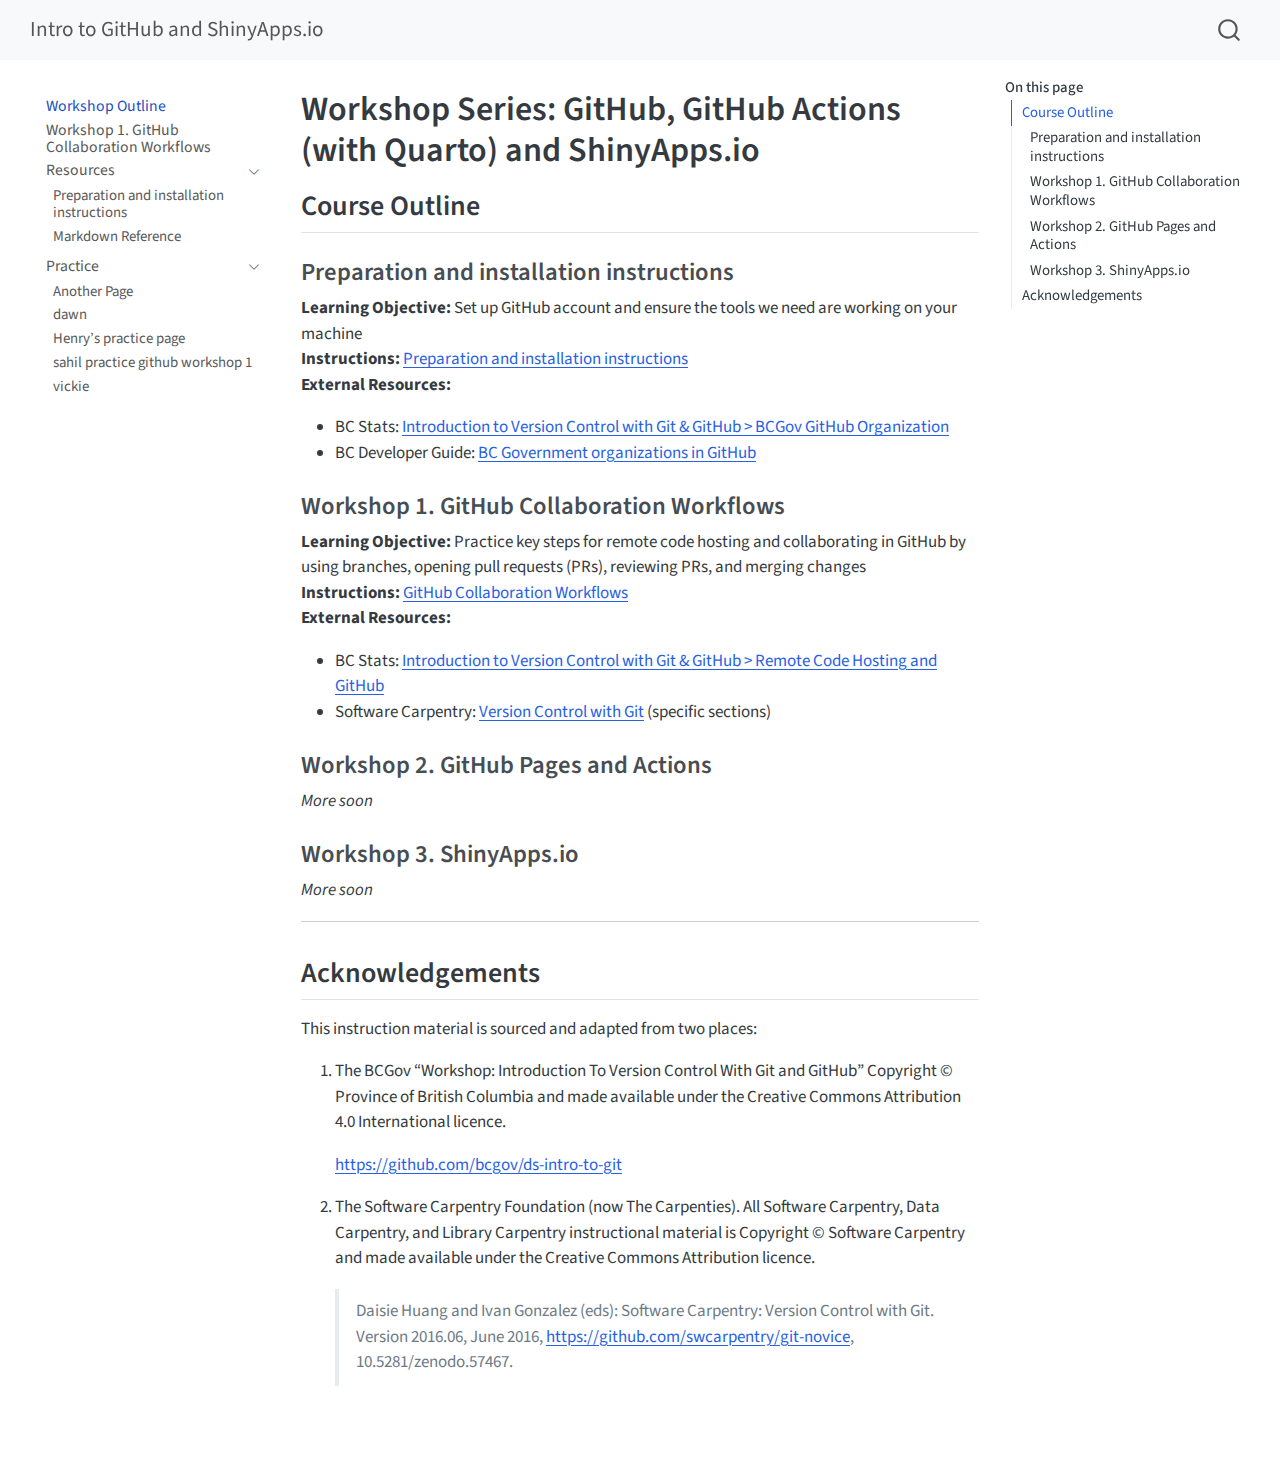
<file: index.html>
<!DOCTYPE html>
<html xmlns="http://www.w3.org/1999/xhtml" lang="en" xml:lang="en"><head>

<meta charset="utf-8">
<meta name="generator" content="quarto-1.6.40">

<meta name="viewport" content="width=device-width, initial-scale=1.0, user-scalable=yes">


<title>Workshop Series: GitHub, GitHub Actions (with Quarto) and ShinyApps.io – Intro to GitHub and ShinyApps.io</title>
<style>
code{white-space: pre-wrap;}
span.smallcaps{font-variant: small-caps;}
div.columns{display: flex; gap: min(4vw, 1.5em);}
div.column{flex: auto; overflow-x: auto;}
div.hanging-indent{margin-left: 1.5em; text-indent: -1.5em;}
ul.task-list{list-style: none;}
ul.task-list li input[type="checkbox"] {
  width: 0.8em;
  margin: 0 0.8em 0.2em -1em; /* quarto-specific, see https://github.com/quarto-dev/quarto-cli/issues/4556 */ 
  vertical-align: middle;
}
</style>


<script src="site_libs/quarto-nav/quarto-nav.js"></script>
<script src="site_libs/quarto-nav/headroom.min.js"></script>
<script src="site_libs/clipboard/clipboard.min.js"></script>
<script src="site_libs/quarto-search/autocomplete.umd.js"></script>
<script src="site_libs/quarto-search/fuse.min.js"></script>
<script src="site_libs/quarto-search/quarto-search.js"></script>
<meta name="quarto:offset" content="./">
<script src="site_libs/quarto-html/quarto.js"></script>
<script src="site_libs/quarto-html/popper.min.js"></script>
<script src="site_libs/quarto-html/tippy.umd.min.js"></script>
<script src="site_libs/quarto-html/anchor.min.js"></script>
<link href="site_libs/quarto-html/tippy.css" rel="stylesheet">
<link href="site_libs/quarto-html/quarto-syntax-highlighting-549806ee2085284f45b00abea8c6df48.css" rel="stylesheet" id="quarto-text-highlighting-styles">
<script src="site_libs/bootstrap/bootstrap.min.js"></script>
<link href="site_libs/bootstrap/bootstrap-icons.css" rel="stylesheet">
<link href="site_libs/bootstrap/bootstrap-5027bf1c1f92ac6615724d89c8213d6a.min.css" rel="stylesheet" append-hash="true" id="quarto-bootstrap" data-mode="light">
<script id="quarto-search-options" type="application/json">{
  "location": "navbar",
  "copy-button": false,
  "collapse-after": 3,
  "panel-placement": "end",
  "type": "overlay",
  "limit": 50,
  "keyboard-shortcut": [
    "f",
    "/",
    "s"
  ],
  "show-item-context": false,
  "language": {
    "search-no-results-text": "No results",
    "search-matching-documents-text": "matching documents",
    "search-copy-link-title": "Copy link to search",
    "search-hide-matches-text": "Hide additional matches",
    "search-more-match-text": "more match in this document",
    "search-more-matches-text": "more matches in this document",
    "search-clear-button-title": "Clear",
    "search-text-placeholder": "",
    "search-detached-cancel-button-title": "Cancel",
    "search-submit-button-title": "Submit",
    "search-label": "Search"
  }
}</script>


<link rel="stylesheet" href="styles.css">
</head>

<body class="nav-sidebar floating nav-fixed">

<div id="quarto-search-results"></div>
  <header id="quarto-header" class="headroom fixed-top">
    <nav class="navbar navbar-expand-lg " data-bs-theme="dark">
      <div class="navbar-container container-fluid">
      <div class="navbar-brand-container mx-auto">
    <a class="navbar-brand" href="./index.html">
    <span class="navbar-title">Intro to GitHub and ShinyApps.io</span>
    </a>
  </div>
        <div class="quarto-navbar-tools tools-end">
</div>
          <div id="quarto-search" class="" title="Search"></div>
      </div> <!-- /container-fluid -->
    </nav>
  <nav class="quarto-secondary-nav">
    <div class="container-fluid d-flex">
      <button type="button" class="quarto-btn-toggle btn" data-bs-toggle="collapse" role="button" data-bs-target=".quarto-sidebar-collapse-item" aria-controls="quarto-sidebar" aria-expanded="false" aria-label="Toggle sidebar navigation" onclick="if (window.quartoToggleHeadroom) { window.quartoToggleHeadroom(); }">
        <i class="bi bi-layout-text-sidebar-reverse"></i>
      </button>
        <nav class="quarto-page-breadcrumbs" aria-label="breadcrumb"><ol class="breadcrumb"><li class="breadcrumb-item"><a href="./index.html">Workshop Outline</a></li></ol></nav>
        <a class="flex-grow-1" role="navigation" data-bs-toggle="collapse" data-bs-target=".quarto-sidebar-collapse-item" aria-controls="quarto-sidebar" aria-expanded="false" aria-label="Toggle sidebar navigation" onclick="if (window.quartoToggleHeadroom) { window.quartoToggleHeadroom(); }">      
        </a>
    </div>
  </nav>
</header>
<!-- content -->
<div id="quarto-content" class="quarto-container page-columns page-rows-contents page-layout-article page-navbar">
<!-- sidebar -->
  <nav id="quarto-sidebar" class="sidebar collapse collapse-horizontal quarto-sidebar-collapse-item sidebar-navigation floating overflow-auto">
    <div class="sidebar-menu-container"> 
    <ul class="list-unstyled mt-1">
        <li class="sidebar-item">
  <div class="sidebar-item-container"> 
  <a href="./index.html" class="sidebar-item-text sidebar-link active">
 <span class="menu-text">Workshop Outline</span></a>
  </div>
</li>
        <li class="sidebar-item">
  <div class="sidebar-item-container"> 
  <a href="./01-github-collaboration-workflows.html" class="sidebar-item-text sidebar-link">
 <span class="menu-text">Workshop 1. GitHub Collaboration Workflows</span></a>
  </div>
</li>
        <li class="sidebar-item sidebar-item-section">
      <div class="sidebar-item-container"> 
            <a class="sidebar-item-text sidebar-link text-start" data-bs-toggle="collapse" data-bs-target="#quarto-sidebar-section-1" role="navigation" aria-expanded="true">
 <span class="menu-text">Resources</span></a>
          <a class="sidebar-item-toggle text-start" data-bs-toggle="collapse" data-bs-target="#quarto-sidebar-section-1" role="navigation" aria-expanded="true" aria-label="Toggle section">
            <i class="bi bi-chevron-right ms-2"></i>
          </a> 
      </div>
      <ul id="quarto-sidebar-section-1" class="collapse list-unstyled sidebar-section depth1 show">  
          <li class="sidebar-item">
  <div class="sidebar-item-container"> 
  <a href="./preparation/" class="sidebar-item-text sidebar-link">
 <span class="menu-text">Preparation and installation instructions</span></a>
  </div>
</li>
          <li class="sidebar-item">
  <div class="sidebar-item-container"> 
  <a href="./preparation/markdown-reference.html" class="sidebar-item-text sidebar-link">
 <span class="menu-text">Markdown Reference</span></a>
  </div>
</li>
      </ul>
  </li>
        <li class="sidebar-item sidebar-item-section">
      <div class="sidebar-item-container"> 
            <a href="./practice/index.html" class="sidebar-item-text sidebar-link">
 <span class="menu-text">Practice</span></a>
          <a class="sidebar-item-toggle text-start" data-bs-toggle="collapse" data-bs-target="#quarto-sidebar-section-2" role="navigation" aria-expanded="true" aria-label="Toggle section">
            <i class="bi bi-chevron-right ms-2"></i>
          </a> 
      </div>
      <ul id="quarto-sidebar-section-2" class="collapse list-unstyled sidebar-section depth1 show">  
          <li class="sidebar-item">
  <div class="sidebar-item-container"> 
  <a href="./practice/another.html" class="sidebar-item-text sidebar-link">
 <span class="menu-text">Another Page</span></a>
  </div>
</li>
          <li class="sidebar-item">
  <div class="sidebar-item-container"> 
  <a href="./practice/dawn.html" class="sidebar-item-text sidebar-link">
 <span class="menu-text">dawn</span></a>
  </div>
</li>
          <li class="sidebar-item">
  <div class="sidebar-item-container"> 
  <a href="./practice/henry.html" class="sidebar-item-text sidebar-link">
 <span class="menu-text">Henry’s practice page</span></a>
  </div>
</li>
          <li class="sidebar-item">
  <div class="sidebar-item-container"> 
  <a href="./practice/sahil.html" class="sidebar-item-text sidebar-link">
 <span class="menu-text">sahil practice github workshop 1</span></a>
  </div>
</li>
          <li class="sidebar-item">
  <div class="sidebar-item-container"> 
  <a href="./practice/vickie.html" class="sidebar-item-text sidebar-link">
 <span class="menu-text">vickie</span></a>
  </div>
</li>
      </ul>
  </li>
    </ul>
    </div>
</nav>
<div id="quarto-sidebar-glass" class="quarto-sidebar-collapse-item" data-bs-toggle="collapse" data-bs-target=".quarto-sidebar-collapse-item"></div>
<!-- margin-sidebar -->
    <div id="quarto-margin-sidebar" class="sidebar margin-sidebar">
        <nav id="TOC" role="doc-toc" class="toc-active">
    <h2 id="toc-title">On this page</h2>
   
  <ul>
  <li><a href="#course-outline" id="toc-course-outline" class="nav-link active" data-scroll-target="#course-outline">Course Outline</a>
  <ul class="collapse">
  <li><a href="#preparation-and-installation-instructions" id="toc-preparation-and-installation-instructions" class="nav-link" data-scroll-target="#preparation-and-installation-instructions">Preparation and installation instructions</a></li>
  <li><a href="#workshop-1.-github-collaboration-workflows" id="toc-workshop-1.-github-collaboration-workflows" class="nav-link" data-scroll-target="#workshop-1.-github-collaboration-workflows">Workshop 1. GitHub Collaboration Workflows</a></li>
  <li><a href="#workshop-2.-github-pages-and-actions" id="toc-workshop-2.-github-pages-and-actions" class="nav-link" data-scroll-target="#workshop-2.-github-pages-and-actions">Workshop 2. GitHub Pages and Actions</a></li>
  <li><a href="#workshop-3.-shinyapps.io" id="toc-workshop-3.-shinyapps.io" class="nav-link" data-scroll-target="#workshop-3.-shinyapps.io">Workshop 3. ShinyApps.io</a></li>
  </ul></li>
  <li><a href="#acknowledgements" id="toc-acknowledgements" class="nav-link" data-scroll-target="#acknowledgements">Acknowledgements</a></li>
  </ul>
</nav>
    </div>
<!-- main -->
<main class="content" id="quarto-document-content">

<header id="title-block-header" class="quarto-title-block default">
<div class="quarto-title">
<h1 class="title">Workshop Series: GitHub, GitHub Actions (with Quarto) and ShinyApps.io</h1>
</div>



<div class="quarto-title-meta">

    
  
    
  </div>
  


</header>


<section id="course-outline" class="level2">
<h2 class="anchored" data-anchor-id="course-outline">Course Outline</h2>
<section id="preparation-and-installation-instructions" class="level3">
<h3 class="anchored" data-anchor-id="preparation-and-installation-instructions">Preparation and installation instructions</h3>
<p><strong>Learning Objective:</strong> Set up GitHub account and ensure the tools we need are working on your machine<br>
<strong>Instructions:</strong> <a href="./preparation/">Preparation and installation instructions</a><br>
<strong>External Resources:</strong></p>
<ul>
<li>BC Stats: <a href="https://bcgov.github.io/ds-intro-to-git/materials/01-what-is-vc.html">Introduction to Version Control with Git &amp; GitHub &gt; BCGov GitHub Organization</a></li>
<li>BC Developer Guide: <a href="https://dev.developer.gov.bc.ca/docs/default/component/bc-developer-guide/use-github-in-bcgov/bc-government-organizations-in-github/">BC Government organizations in GitHub</a></li>
</ul>
</section>
<section id="workshop-1.-github-collaboration-workflows" class="level3">
<h3 class="anchored" data-anchor-id="workshop-1.-github-collaboration-workflows">Workshop 1. GitHub Collaboration Workflows</h3>
<p><strong>Learning Objective:</strong> Practice key steps for remote code hosting and collaborating in GitHub by using branches, opening pull requests (PRs), reviewing PRs, and merging changes<br>
<strong>Instructions:</strong> <a href="./01-github-collaboration-workflows.html">GitHub Collaboration Workflows</a><br>
<strong>External Resources:</strong></p>
<ul>
<li>BC Stats: <a href="https://bcgov.github.io/ds-intro-to-git/materials/03-remote-hosting.html">Introduction to Version Control with Git &amp; GitHub &gt; Remote Code Hosting and GitHub</a></li>
<li>Software Carpentry: <a href="https://swcarpentry.github.io/git-novice/">Version Control with Git</a> (specific sections)</li>
</ul>
</section>
<section id="workshop-2.-github-pages-and-actions" class="level3">
<h3 class="anchored" data-anchor-id="workshop-2.-github-pages-and-actions">Workshop 2. GitHub Pages and Actions</h3>
<p><em>More soon</em></p>
</section>
<section id="workshop-3.-shinyapps.io" class="level3">
<h3 class="anchored" data-anchor-id="workshop-3.-shinyapps.io">Workshop 3. ShinyApps.io</h3>
<p><em>More soon</em></p>
<hr>
</section>
</section>
<section id="acknowledgements" class="level2">
<h2 class="anchored" data-anchor-id="acknowledgements">Acknowledgements</h2>
<p>This instruction material is sourced and adapted from two places:</p>
<ol type="1">
<li><p>The BCGov “Workshop: Introduction To Version Control With Git and GitHub” Copyright © Province of British Columbia and made available under the Creative Commons Attribution 4.0 International licence.</p>
<p><a href="https://github.com/bcgov/ds-intro-to-git" class="uri">https://github.com/bcgov/ds-intro-to-git</a></p></li>
<li><p>The Software Carpentry Foundation (now The Carpenties). All Software Carpentry, Data Carpentry, and Library Carpentry instructional material is Copyright © Software Carpentry and made available under the Creative Commons Attribution licence.</p>
<blockquote class="blockquote">
<p>Daisie Huang and Ivan Gonzalez (eds): Software Carpentry: Version Control with Git. Version 2016.06, June 2016, <a href="https://github.com/swcarpentry/git-novice" class="uri">https://github.com/swcarpentry/git-novice</a>, 10.5281/zenodo.57467.</p>
</blockquote></li>
</ol>


</section>

</main> <!-- /main -->
<script id="quarto-html-after-body" type="application/javascript">
window.document.addEventListener("DOMContentLoaded", function (event) {
  const toggleBodyColorMode = (bsSheetEl) => {
    const mode = bsSheetEl.getAttribute("data-mode");
    const bodyEl = window.document.querySelector("body");
    if (mode === "dark") {
      bodyEl.classList.add("quarto-dark");
      bodyEl.classList.remove("quarto-light");
    } else {
      bodyEl.classList.add("quarto-light");
      bodyEl.classList.remove("quarto-dark");
    }
  }
  const toggleBodyColorPrimary = () => {
    const bsSheetEl = window.document.querySelector("link#quarto-bootstrap");
    if (bsSheetEl) {
      toggleBodyColorMode(bsSheetEl);
    }
  }
  toggleBodyColorPrimary();  
  const icon = "";
  const anchorJS = new window.AnchorJS();
  anchorJS.options = {
    placement: 'right',
    icon: icon
  };
  anchorJS.add('.anchored');
  const isCodeAnnotation = (el) => {
    for (const clz of el.classList) {
      if (clz.startsWith('code-annotation-')) {                     
        return true;
      }
    }
    return false;
  }
  const onCopySuccess = function(e) {
    // button target
    const button = e.trigger;
    // don't keep focus
    button.blur();
    // flash "checked"
    button.classList.add('code-copy-button-checked');
    var currentTitle = button.getAttribute("title");
    button.setAttribute("title", "Copied!");
    let tooltip;
    if (window.bootstrap) {
      button.setAttribute("data-bs-toggle", "tooltip");
      button.setAttribute("data-bs-placement", "left");
      button.setAttribute("data-bs-title", "Copied!");
      tooltip = new bootstrap.Tooltip(button, 
        { trigger: "manual", 
          customClass: "code-copy-button-tooltip",
          offset: [0, -8]});
      tooltip.show();    
    }
    setTimeout(function() {
      if (tooltip) {
        tooltip.hide();
        button.removeAttribute("data-bs-title");
        button.removeAttribute("data-bs-toggle");
        button.removeAttribute("data-bs-placement");
      }
      button.setAttribute("title", currentTitle);
      button.classList.remove('code-copy-button-checked');
    }, 1000);
    // clear code selection
    e.clearSelection();
  }
  const getTextToCopy = function(trigger) {
      const codeEl = trigger.previousElementSibling.cloneNode(true);
      for (const childEl of codeEl.children) {
        if (isCodeAnnotation(childEl)) {
          childEl.remove();
        }
      }
      return codeEl.innerText;
  }
  const clipboard = new window.ClipboardJS('.code-copy-button:not([data-in-quarto-modal])', {
    text: getTextToCopy
  });
  clipboard.on('success', onCopySuccess);
  if (window.document.getElementById('quarto-embedded-source-code-modal')) {
    const clipboardModal = new window.ClipboardJS('.code-copy-button[data-in-quarto-modal]', {
      text: getTextToCopy,
      container: window.document.getElementById('quarto-embedded-source-code-modal')
    });
    clipboardModal.on('success', onCopySuccess);
  }
    var localhostRegex = new RegExp(/^(?:http|https):\/\/localhost\:?[0-9]*\//);
    var mailtoRegex = new RegExp(/^mailto:/);
      var filterRegex = new RegExp("https:\/\/dawnbcgov\.github\.io\/aq-intro-to-github-shinyapps\/");
    var isInternal = (href) => {
        return filterRegex.test(href) || localhostRegex.test(href) || mailtoRegex.test(href);
    }
    // Inspect non-navigation links and adorn them if external
 	var links = window.document.querySelectorAll('a[href]:not(.nav-link):not(.navbar-brand):not(.toc-action):not(.sidebar-link):not(.sidebar-item-toggle):not(.pagination-link):not(.no-external):not([aria-hidden]):not(.dropdown-item):not(.quarto-navigation-tool):not(.about-link)');
    for (var i=0; i<links.length; i++) {
      const link = links[i];
      if (!isInternal(link.href)) {
        // undo the damage that might have been done by quarto-nav.js in the case of
        // links that we want to consider external
        if (link.dataset.originalHref !== undefined) {
          link.href = link.dataset.originalHref;
        }
      }
    }
  function tippyHover(el, contentFn, onTriggerFn, onUntriggerFn) {
    const config = {
      allowHTML: true,
      maxWidth: 500,
      delay: 100,
      arrow: false,
      appendTo: function(el) {
          return el.parentElement;
      },
      interactive: true,
      interactiveBorder: 10,
      theme: 'quarto',
      placement: 'bottom-start',
    };
    if (contentFn) {
      config.content = contentFn;
    }
    if (onTriggerFn) {
      config.onTrigger = onTriggerFn;
    }
    if (onUntriggerFn) {
      config.onUntrigger = onUntriggerFn;
    }
    window.tippy(el, config); 
  }
  const noterefs = window.document.querySelectorAll('a[role="doc-noteref"]');
  for (var i=0; i<noterefs.length; i++) {
    const ref = noterefs[i];
    tippyHover(ref, function() {
      // use id or data attribute instead here
      let href = ref.getAttribute('data-footnote-href') || ref.getAttribute('href');
      try { href = new URL(href).hash; } catch {}
      const id = href.replace(/^#\/?/, "");
      const note = window.document.getElementById(id);
      if (note) {
        return note.innerHTML;
      } else {
        return "";
      }
    });
  }
  const xrefs = window.document.querySelectorAll('a.quarto-xref');
  const processXRef = (id, note) => {
    // Strip column container classes
    const stripColumnClz = (el) => {
      el.classList.remove("page-full", "page-columns");
      if (el.children) {
        for (const child of el.children) {
          stripColumnClz(child);
        }
      }
    }
    stripColumnClz(note)
    if (id === null || id.startsWith('sec-')) {
      // Special case sections, only their first couple elements
      const container = document.createElement("div");
      if (note.children && note.children.length > 2) {
        container.appendChild(note.children[0].cloneNode(true));
        for (let i = 1; i < note.children.length; i++) {
          const child = note.children[i];
          if (child.tagName === "P" && child.innerText === "") {
            continue;
          } else {
            container.appendChild(child.cloneNode(true));
            break;
          }
        }
        if (window.Quarto?.typesetMath) {
          window.Quarto.typesetMath(container);
        }
        return container.innerHTML
      } else {
        if (window.Quarto?.typesetMath) {
          window.Quarto.typesetMath(note);
        }
        return note.innerHTML;
      }
    } else {
      // Remove any anchor links if they are present
      const anchorLink = note.querySelector('a.anchorjs-link');
      if (anchorLink) {
        anchorLink.remove();
      }
      if (window.Quarto?.typesetMath) {
        window.Quarto.typesetMath(note);
      }
      if (note.classList.contains("callout")) {
        return note.outerHTML;
      } else {
        return note.innerHTML;
      }
    }
  }
  for (var i=0; i<xrefs.length; i++) {
    const xref = xrefs[i];
    tippyHover(xref, undefined, function(instance) {
      instance.disable();
      let url = xref.getAttribute('href');
      let hash = undefined; 
      if (url.startsWith('#')) {
        hash = url;
      } else {
        try { hash = new URL(url).hash; } catch {}
      }
      if (hash) {
        const id = hash.replace(/^#\/?/, "");
        const note = window.document.getElementById(id);
        if (note !== null) {
          try {
            const html = processXRef(id, note.cloneNode(true));
            instance.setContent(html);
          } finally {
            instance.enable();
            instance.show();
          }
        } else {
          // See if we can fetch this
          fetch(url.split('#')[0])
          .then(res => res.text())
          .then(html => {
            const parser = new DOMParser();
            const htmlDoc = parser.parseFromString(html, "text/html");
            const note = htmlDoc.getElementById(id);
            if (note !== null) {
              const html = processXRef(id, note);
              instance.setContent(html);
            } 
          }).finally(() => {
            instance.enable();
            instance.show();
          });
        }
      } else {
        // See if we can fetch a full url (with no hash to target)
        // This is a special case and we should probably do some content thinning / targeting
        fetch(url)
        .then(res => res.text())
        .then(html => {
          const parser = new DOMParser();
          const htmlDoc = parser.parseFromString(html, "text/html");
          const note = htmlDoc.querySelector('main.content');
          if (note !== null) {
            // This should only happen for chapter cross references
            // (since there is no id in the URL)
            // remove the first header
            if (note.children.length > 0 && note.children[0].tagName === "HEADER") {
              note.children[0].remove();
            }
            const html = processXRef(null, note);
            instance.setContent(html);
          } 
        }).finally(() => {
          instance.enable();
          instance.show();
        });
      }
    }, function(instance) {
    });
  }
      let selectedAnnoteEl;
      const selectorForAnnotation = ( cell, annotation) => {
        let cellAttr = 'data-code-cell="' + cell + '"';
        let lineAttr = 'data-code-annotation="' +  annotation + '"';
        const selector = 'span[' + cellAttr + '][' + lineAttr + ']';
        return selector;
      }
      const selectCodeLines = (annoteEl) => {
        const doc = window.document;
        const targetCell = annoteEl.getAttribute("data-target-cell");
        const targetAnnotation = annoteEl.getAttribute("data-target-annotation");
        const annoteSpan = window.document.querySelector(selectorForAnnotation(targetCell, targetAnnotation));
        const lines = annoteSpan.getAttribute("data-code-lines").split(",");
        const lineIds = lines.map((line) => {
          return targetCell + "-" + line;
        })
        let top = null;
        let height = null;
        let parent = null;
        if (lineIds.length > 0) {
            //compute the position of the single el (top and bottom and make a div)
            const el = window.document.getElementById(lineIds[0]);
            top = el.offsetTop;
            height = el.offsetHeight;
            parent = el.parentElement.parentElement;
          if (lineIds.length > 1) {
            const lastEl = window.document.getElementById(lineIds[lineIds.length - 1]);
            const bottom = lastEl.offsetTop + lastEl.offsetHeight;
            height = bottom - top;
          }
          if (top !== null && height !== null && parent !== null) {
            // cook up a div (if necessary) and position it 
            let div = window.document.getElementById("code-annotation-line-highlight");
            if (div === null) {
              div = window.document.createElement("div");
              div.setAttribute("id", "code-annotation-line-highlight");
              div.style.position = 'absolute';
              parent.appendChild(div);
            }
            div.style.top = top - 2 + "px";
            div.style.height = height + 4 + "px";
            div.style.left = 0;
            let gutterDiv = window.document.getElementById("code-annotation-line-highlight-gutter");
            if (gutterDiv === null) {
              gutterDiv = window.document.createElement("div");
              gutterDiv.setAttribute("id", "code-annotation-line-highlight-gutter");
              gutterDiv.style.position = 'absolute';
              const codeCell = window.document.getElementById(targetCell);
              const gutter = codeCell.querySelector('.code-annotation-gutter');
              gutter.appendChild(gutterDiv);
            }
            gutterDiv.style.top = top - 2 + "px";
            gutterDiv.style.height = height + 4 + "px";
          }
          selectedAnnoteEl = annoteEl;
        }
      };
      const unselectCodeLines = () => {
        const elementsIds = ["code-annotation-line-highlight", "code-annotation-line-highlight-gutter"];
        elementsIds.forEach((elId) => {
          const div = window.document.getElementById(elId);
          if (div) {
            div.remove();
          }
        });
        selectedAnnoteEl = undefined;
      };
        // Handle positioning of the toggle
    window.addEventListener(
      "resize",
      throttle(() => {
        elRect = undefined;
        if (selectedAnnoteEl) {
          selectCodeLines(selectedAnnoteEl);
        }
      }, 10)
    );
    function throttle(fn, ms) {
    let throttle = false;
    let timer;
      return (...args) => {
        if(!throttle) { // first call gets through
            fn.apply(this, args);
            throttle = true;
        } else { // all the others get throttled
            if(timer) clearTimeout(timer); // cancel #2
            timer = setTimeout(() => {
              fn.apply(this, args);
              timer = throttle = false;
            }, ms);
        }
      };
    }
      // Attach click handler to the DT
      const annoteDls = window.document.querySelectorAll('dt[data-target-cell]');
      for (const annoteDlNode of annoteDls) {
        annoteDlNode.addEventListener('click', (event) => {
          const clickedEl = event.target;
          if (clickedEl !== selectedAnnoteEl) {
            unselectCodeLines();
            const activeEl = window.document.querySelector('dt[data-target-cell].code-annotation-active');
            if (activeEl) {
              activeEl.classList.remove('code-annotation-active');
            }
            selectCodeLines(clickedEl);
            clickedEl.classList.add('code-annotation-active');
          } else {
            // Unselect the line
            unselectCodeLines();
            clickedEl.classList.remove('code-annotation-active');
          }
        });
      }
  const findCites = (el) => {
    const parentEl = el.parentElement;
    if (parentEl) {
      const cites = parentEl.dataset.cites;
      if (cites) {
        return {
          el,
          cites: cites.split(' ')
        };
      } else {
        return findCites(el.parentElement)
      }
    } else {
      return undefined;
    }
  };
  var bibliorefs = window.document.querySelectorAll('a[role="doc-biblioref"]');
  for (var i=0; i<bibliorefs.length; i++) {
    const ref = bibliorefs[i];
    const citeInfo = findCites(ref);
    if (citeInfo) {
      tippyHover(citeInfo.el, function() {
        var popup = window.document.createElement('div');
        citeInfo.cites.forEach(function(cite) {
          var citeDiv = window.document.createElement('div');
          citeDiv.classList.add('hanging-indent');
          citeDiv.classList.add('csl-entry');
          var biblioDiv = window.document.getElementById('ref-' + cite);
          if (biblioDiv) {
            citeDiv.innerHTML = biblioDiv.innerHTML;
          }
          popup.appendChild(citeDiv);
        });
        return popup.innerHTML;
      });
    }
  }
});
</script>
</div> <!-- /content -->




</body></html>
</file>
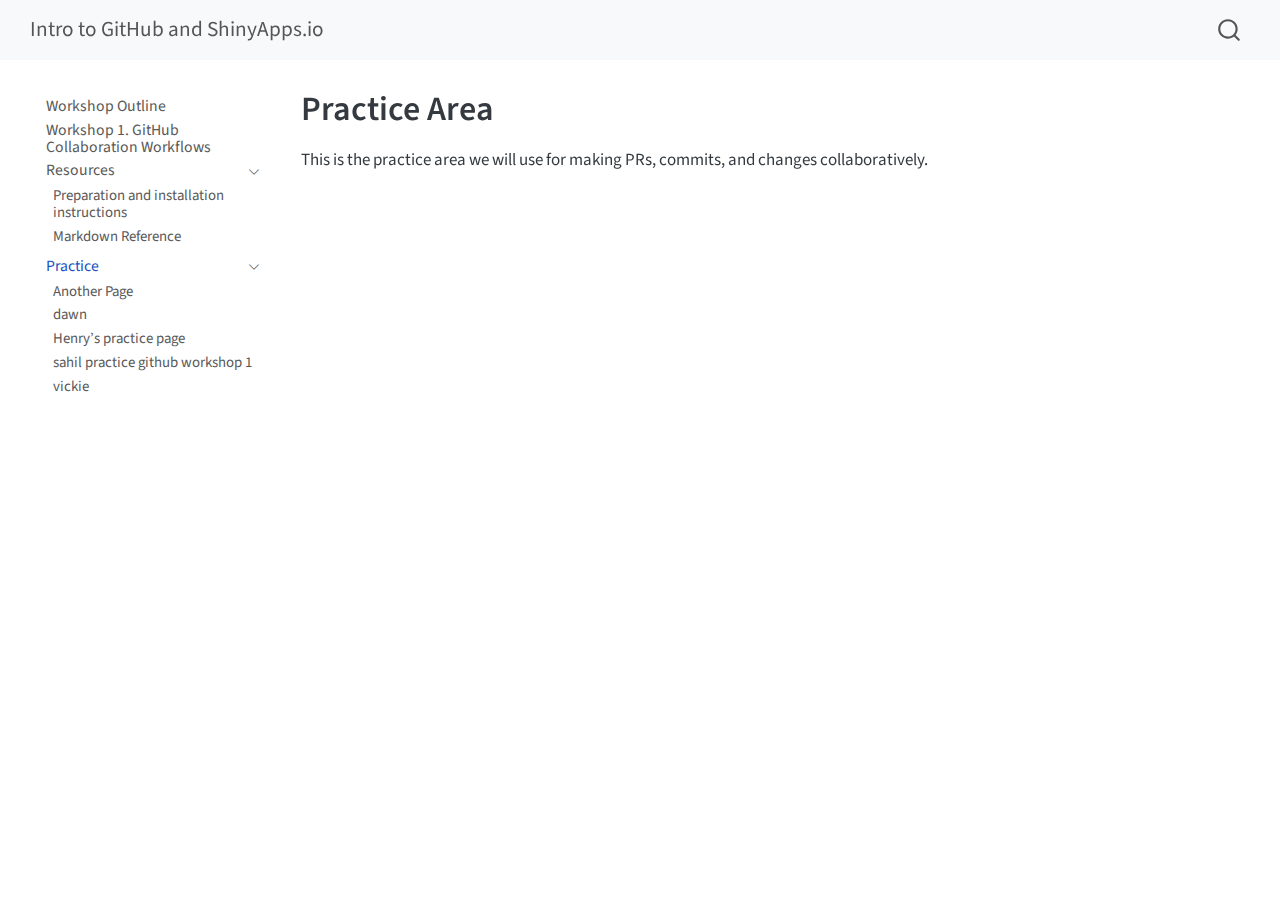
<file: practice/index.html>
<!DOCTYPE html>
<html xmlns="http://www.w3.org/1999/xhtml" lang="en" xml:lang="en"><head>

<meta charset="utf-8">
<meta name="generator" content="quarto-1.6.40">

<meta name="viewport" content="width=device-width, initial-scale=1.0, user-scalable=yes">


<title>Practice Area – Intro to GitHub and ShinyApps.io</title>
<style>
code{white-space: pre-wrap;}
span.smallcaps{font-variant: small-caps;}
div.columns{display: flex; gap: min(4vw, 1.5em);}
div.column{flex: auto; overflow-x: auto;}
div.hanging-indent{margin-left: 1.5em; text-indent: -1.5em;}
ul.task-list{list-style: none;}
ul.task-list li input[type="checkbox"] {
  width: 0.8em;
  margin: 0 0.8em 0.2em -1em; /* quarto-specific, see https://github.com/quarto-dev/quarto-cli/issues/4556 */ 
  vertical-align: middle;
}
</style>


<script src="../site_libs/quarto-nav/quarto-nav.js"></script>
<script src="../site_libs/quarto-nav/headroom.min.js"></script>
<script src="../site_libs/clipboard/clipboard.min.js"></script>
<script src="../site_libs/quarto-search/autocomplete.umd.js"></script>
<script src="../site_libs/quarto-search/fuse.min.js"></script>
<script src="../site_libs/quarto-search/quarto-search.js"></script>
<meta name="quarto:offset" content="../">
<script src="../site_libs/quarto-html/quarto.js"></script>
<script src="../site_libs/quarto-html/popper.min.js"></script>
<script src="../site_libs/quarto-html/tippy.umd.min.js"></script>
<script src="../site_libs/quarto-html/anchor.min.js"></script>
<link href="../site_libs/quarto-html/tippy.css" rel="stylesheet">
<link href="../site_libs/quarto-html/quarto-syntax-highlighting-549806ee2085284f45b00abea8c6df48.css" rel="stylesheet" id="quarto-text-highlighting-styles">
<script src="../site_libs/bootstrap/bootstrap.min.js"></script>
<link href="../site_libs/bootstrap/bootstrap-icons.css" rel="stylesheet">
<link href="../site_libs/bootstrap/bootstrap-5027bf1c1f92ac6615724d89c8213d6a.min.css" rel="stylesheet" append-hash="true" id="quarto-bootstrap" data-mode="light">
<script id="quarto-search-options" type="application/json">{
  "location": "navbar",
  "copy-button": false,
  "collapse-after": 3,
  "panel-placement": "end",
  "type": "overlay",
  "limit": 50,
  "keyboard-shortcut": [
    "f",
    "/",
    "s"
  ],
  "show-item-context": false,
  "language": {
    "search-no-results-text": "No results",
    "search-matching-documents-text": "matching documents",
    "search-copy-link-title": "Copy link to search",
    "search-hide-matches-text": "Hide additional matches",
    "search-more-match-text": "more match in this document",
    "search-more-matches-text": "more matches in this document",
    "search-clear-button-title": "Clear",
    "search-text-placeholder": "",
    "search-detached-cancel-button-title": "Cancel",
    "search-submit-button-title": "Submit",
    "search-label": "Search"
  }
}</script>


<link rel="stylesheet" href="../styles.css">
</head>

<body class="nav-sidebar floating nav-fixed">

<div id="quarto-search-results"></div>
  <header id="quarto-header" class="headroom fixed-top">
    <nav class="navbar navbar-expand-lg " data-bs-theme="dark">
      <div class="navbar-container container-fluid">
      <div class="navbar-brand-container mx-auto">
    <a class="navbar-brand" href="../index.html">
    <span class="navbar-title">Intro to GitHub and ShinyApps.io</span>
    </a>
  </div>
        <div class="quarto-navbar-tools tools-end">
</div>
          <div id="quarto-search" class="" title="Search"></div>
      </div> <!-- /container-fluid -->
    </nav>
  <nav class="quarto-secondary-nav">
    <div class="container-fluid d-flex">
      <button type="button" class="quarto-btn-toggle btn" data-bs-toggle="collapse" role="button" data-bs-target=".quarto-sidebar-collapse-item" aria-controls="quarto-sidebar" aria-expanded="false" aria-label="Toggle sidebar navigation" onclick="if (window.quartoToggleHeadroom) { window.quartoToggleHeadroom(); }">
        <i class="bi bi-layout-text-sidebar-reverse"></i>
      </button>
        <nav class="quarto-page-breadcrumbs" aria-label="breadcrumb"><ol class="breadcrumb"><li class="breadcrumb-item"><a href="../practice/index.html">Practice</a></li></ol></nav>
        <a class="flex-grow-1" role="navigation" data-bs-toggle="collapse" data-bs-target=".quarto-sidebar-collapse-item" aria-controls="quarto-sidebar" aria-expanded="false" aria-label="Toggle sidebar navigation" onclick="if (window.quartoToggleHeadroom) { window.quartoToggleHeadroom(); }">      
        </a>
    </div>
  </nav>
</header>
<!-- content -->
<div id="quarto-content" class="quarto-container page-columns page-rows-contents page-layout-article page-navbar">
<!-- sidebar -->
  <nav id="quarto-sidebar" class="sidebar collapse collapse-horizontal quarto-sidebar-collapse-item sidebar-navigation floating overflow-auto">
    <div class="sidebar-menu-container"> 
    <ul class="list-unstyled mt-1">
        <li class="sidebar-item">
  <div class="sidebar-item-container"> 
  <a href="../index.html" class="sidebar-item-text sidebar-link">
 <span class="menu-text">Workshop Outline</span></a>
  </div>
</li>
        <li class="sidebar-item">
  <div class="sidebar-item-container"> 
  <a href="../01-github-collaboration-workflows.html" class="sidebar-item-text sidebar-link">
 <span class="menu-text">Workshop 1. GitHub Collaboration Workflows</span></a>
  </div>
</li>
        <li class="sidebar-item sidebar-item-section">
      <div class="sidebar-item-container"> 
            <a class="sidebar-item-text sidebar-link text-start" data-bs-toggle="collapse" data-bs-target="#quarto-sidebar-section-1" role="navigation" aria-expanded="true">
 <span class="menu-text">Resources</span></a>
          <a class="sidebar-item-toggle text-start" data-bs-toggle="collapse" data-bs-target="#quarto-sidebar-section-1" role="navigation" aria-expanded="true" aria-label="Toggle section">
            <i class="bi bi-chevron-right ms-2"></i>
          </a> 
      </div>
      <ul id="quarto-sidebar-section-1" class="collapse list-unstyled sidebar-section depth1 show">  
          <li class="sidebar-item">
  <div class="sidebar-item-container"> 
  <a href="../preparation/" class="sidebar-item-text sidebar-link">
 <span class="menu-text">Preparation and installation instructions</span></a>
  </div>
</li>
          <li class="sidebar-item">
  <div class="sidebar-item-container"> 
  <a href="../preparation/markdown-reference.html" class="sidebar-item-text sidebar-link">
 <span class="menu-text">Markdown Reference</span></a>
  </div>
</li>
      </ul>
  </li>
        <li class="sidebar-item sidebar-item-section">
      <div class="sidebar-item-container"> 
            <a href="../practice/index.html" class="sidebar-item-text sidebar-link active">
 <span class="menu-text">Practice</span></a>
          <a class="sidebar-item-toggle text-start" data-bs-toggle="collapse" data-bs-target="#quarto-sidebar-section-2" role="navigation" aria-expanded="true" aria-label="Toggle section">
            <i class="bi bi-chevron-right ms-2"></i>
          </a> 
      </div>
      <ul id="quarto-sidebar-section-2" class="collapse list-unstyled sidebar-section depth1 show">  
          <li class="sidebar-item">
  <div class="sidebar-item-container"> 
  <a href="../practice/another.html" class="sidebar-item-text sidebar-link">
 <span class="menu-text">Another Page</span></a>
  </div>
</li>
          <li class="sidebar-item">
  <div class="sidebar-item-container"> 
  <a href="../practice/dawn.html" class="sidebar-item-text sidebar-link">
 <span class="menu-text">dawn</span></a>
  </div>
</li>
          <li class="sidebar-item">
  <div class="sidebar-item-container"> 
  <a href="../practice/henry.html" class="sidebar-item-text sidebar-link">
 <span class="menu-text">Henry’s practice page</span></a>
  </div>
</li>
          <li class="sidebar-item">
  <div class="sidebar-item-container"> 
  <a href="../practice/sahil.html" class="sidebar-item-text sidebar-link">
 <span class="menu-text">sahil practice github workshop 1</span></a>
  </div>
</li>
          <li class="sidebar-item">
  <div class="sidebar-item-container"> 
  <a href="../practice/vickie.html" class="sidebar-item-text sidebar-link">
 <span class="menu-text">vickie</span></a>
  </div>
</li>
      </ul>
  </li>
    </ul>
    </div>
</nav>
<div id="quarto-sidebar-glass" class="quarto-sidebar-collapse-item" data-bs-toggle="collapse" data-bs-target=".quarto-sidebar-collapse-item"></div>
<!-- margin-sidebar -->
    <div id="quarto-margin-sidebar" class="sidebar margin-sidebar zindex-bottom">
        
    </div>
<!-- main -->
<main class="content" id="quarto-document-content">

<header id="title-block-header" class="quarto-title-block default">
<div class="quarto-title">
<h1 class="title">Practice Area</h1>
</div>



<div class="quarto-title-meta">

    
  
    
  </div>
  


</header>


<p>This is the practice area we will use for making PRs, commits, and changes collaboratively.</p>



</main> <!-- /main -->
<script id="quarto-html-after-body" type="application/javascript">
window.document.addEventListener("DOMContentLoaded", function (event) {
  const toggleBodyColorMode = (bsSheetEl) => {
    const mode = bsSheetEl.getAttribute("data-mode");
    const bodyEl = window.document.querySelector("body");
    if (mode === "dark") {
      bodyEl.classList.add("quarto-dark");
      bodyEl.classList.remove("quarto-light");
    } else {
      bodyEl.classList.add("quarto-light");
      bodyEl.classList.remove("quarto-dark");
    }
  }
  const toggleBodyColorPrimary = () => {
    const bsSheetEl = window.document.querySelector("link#quarto-bootstrap");
    if (bsSheetEl) {
      toggleBodyColorMode(bsSheetEl);
    }
  }
  toggleBodyColorPrimary();  
  const icon = "";
  const anchorJS = new window.AnchorJS();
  anchorJS.options = {
    placement: 'right',
    icon: icon
  };
  anchorJS.add('.anchored');
  const isCodeAnnotation = (el) => {
    for (const clz of el.classList) {
      if (clz.startsWith('code-annotation-')) {                     
        return true;
      }
    }
    return false;
  }
  const onCopySuccess = function(e) {
    // button target
    const button = e.trigger;
    // don't keep focus
    button.blur();
    // flash "checked"
    button.classList.add('code-copy-button-checked');
    var currentTitle = button.getAttribute("title");
    button.setAttribute("title", "Copied!");
    let tooltip;
    if (window.bootstrap) {
      button.setAttribute("data-bs-toggle", "tooltip");
      button.setAttribute("data-bs-placement", "left");
      button.setAttribute("data-bs-title", "Copied!");
      tooltip = new bootstrap.Tooltip(button, 
        { trigger: "manual", 
          customClass: "code-copy-button-tooltip",
          offset: [0, -8]});
      tooltip.show();    
    }
    setTimeout(function() {
      if (tooltip) {
        tooltip.hide();
        button.removeAttribute("data-bs-title");
        button.removeAttribute("data-bs-toggle");
        button.removeAttribute("data-bs-placement");
      }
      button.setAttribute("title", currentTitle);
      button.classList.remove('code-copy-button-checked');
    }, 1000);
    // clear code selection
    e.clearSelection();
  }
  const getTextToCopy = function(trigger) {
      const codeEl = trigger.previousElementSibling.cloneNode(true);
      for (const childEl of codeEl.children) {
        if (isCodeAnnotation(childEl)) {
          childEl.remove();
        }
      }
      return codeEl.innerText;
  }
  const clipboard = new window.ClipboardJS('.code-copy-button:not([data-in-quarto-modal])', {
    text: getTextToCopy
  });
  clipboard.on('success', onCopySuccess);
  if (window.document.getElementById('quarto-embedded-source-code-modal')) {
    const clipboardModal = new window.ClipboardJS('.code-copy-button[data-in-quarto-modal]', {
      text: getTextToCopy,
      container: window.document.getElementById('quarto-embedded-source-code-modal')
    });
    clipboardModal.on('success', onCopySuccess);
  }
    var localhostRegex = new RegExp(/^(?:http|https):\/\/localhost\:?[0-9]*\//);
    var mailtoRegex = new RegExp(/^mailto:/);
      var filterRegex = new RegExp("https:\/\/dawnbcgov\.github\.io\/aq-intro-to-github-shinyapps\/");
    var isInternal = (href) => {
        return filterRegex.test(href) || localhostRegex.test(href) || mailtoRegex.test(href);
    }
    // Inspect non-navigation links and adorn them if external
 	var links = window.document.querySelectorAll('a[href]:not(.nav-link):not(.navbar-brand):not(.toc-action):not(.sidebar-link):not(.sidebar-item-toggle):not(.pagination-link):not(.no-external):not([aria-hidden]):not(.dropdown-item):not(.quarto-navigation-tool):not(.about-link)');
    for (var i=0; i<links.length; i++) {
      const link = links[i];
      if (!isInternal(link.href)) {
        // undo the damage that might have been done by quarto-nav.js in the case of
        // links that we want to consider external
        if (link.dataset.originalHref !== undefined) {
          link.href = link.dataset.originalHref;
        }
      }
    }
  function tippyHover(el, contentFn, onTriggerFn, onUntriggerFn) {
    const config = {
      allowHTML: true,
      maxWidth: 500,
      delay: 100,
      arrow: false,
      appendTo: function(el) {
          return el.parentElement;
      },
      interactive: true,
      interactiveBorder: 10,
      theme: 'quarto',
      placement: 'bottom-start',
    };
    if (contentFn) {
      config.content = contentFn;
    }
    if (onTriggerFn) {
      config.onTrigger = onTriggerFn;
    }
    if (onUntriggerFn) {
      config.onUntrigger = onUntriggerFn;
    }
    window.tippy(el, config); 
  }
  const noterefs = window.document.querySelectorAll('a[role="doc-noteref"]');
  for (var i=0; i<noterefs.length; i++) {
    const ref = noterefs[i];
    tippyHover(ref, function() {
      // use id or data attribute instead here
      let href = ref.getAttribute('data-footnote-href') || ref.getAttribute('href');
      try { href = new URL(href).hash; } catch {}
      const id = href.replace(/^#\/?/, "");
      const note = window.document.getElementById(id);
      if (note) {
        return note.innerHTML;
      } else {
        return "";
      }
    });
  }
  const xrefs = window.document.querySelectorAll('a.quarto-xref');
  const processXRef = (id, note) => {
    // Strip column container classes
    const stripColumnClz = (el) => {
      el.classList.remove("page-full", "page-columns");
      if (el.children) {
        for (const child of el.children) {
          stripColumnClz(child);
        }
      }
    }
    stripColumnClz(note)
    if (id === null || id.startsWith('sec-')) {
      // Special case sections, only their first couple elements
      const container = document.createElement("div");
      if (note.children && note.children.length > 2) {
        container.appendChild(note.children[0].cloneNode(true));
        for (let i = 1; i < note.children.length; i++) {
          const child = note.children[i];
          if (child.tagName === "P" && child.innerText === "") {
            continue;
          } else {
            container.appendChild(child.cloneNode(true));
            break;
          }
        }
        if (window.Quarto?.typesetMath) {
          window.Quarto.typesetMath(container);
        }
        return container.innerHTML
      } else {
        if (window.Quarto?.typesetMath) {
          window.Quarto.typesetMath(note);
        }
        return note.innerHTML;
      }
    } else {
      // Remove any anchor links if they are present
      const anchorLink = note.querySelector('a.anchorjs-link');
      if (anchorLink) {
        anchorLink.remove();
      }
      if (window.Quarto?.typesetMath) {
        window.Quarto.typesetMath(note);
      }
      if (note.classList.contains("callout")) {
        return note.outerHTML;
      } else {
        return note.innerHTML;
      }
    }
  }
  for (var i=0; i<xrefs.length; i++) {
    const xref = xrefs[i];
    tippyHover(xref, undefined, function(instance) {
      instance.disable();
      let url = xref.getAttribute('href');
      let hash = undefined; 
      if (url.startsWith('#')) {
        hash = url;
      } else {
        try { hash = new URL(url).hash; } catch {}
      }
      if (hash) {
        const id = hash.replace(/^#\/?/, "");
        const note = window.document.getElementById(id);
        if (note !== null) {
          try {
            const html = processXRef(id, note.cloneNode(true));
            instance.setContent(html);
          } finally {
            instance.enable();
            instance.show();
          }
        } else {
          // See if we can fetch this
          fetch(url.split('#')[0])
          .then(res => res.text())
          .then(html => {
            const parser = new DOMParser();
            const htmlDoc = parser.parseFromString(html, "text/html");
            const note = htmlDoc.getElementById(id);
            if (note !== null) {
              const html = processXRef(id, note);
              instance.setContent(html);
            } 
          }).finally(() => {
            instance.enable();
            instance.show();
          });
        }
      } else {
        // See if we can fetch a full url (with no hash to target)
        // This is a special case and we should probably do some content thinning / targeting
        fetch(url)
        .then(res => res.text())
        .then(html => {
          const parser = new DOMParser();
          const htmlDoc = parser.parseFromString(html, "text/html");
          const note = htmlDoc.querySelector('main.content');
          if (note !== null) {
            // This should only happen for chapter cross references
            // (since there is no id in the URL)
            // remove the first header
            if (note.children.length > 0 && note.children[0].tagName === "HEADER") {
              note.children[0].remove();
            }
            const html = processXRef(null, note);
            instance.setContent(html);
          } 
        }).finally(() => {
          instance.enable();
          instance.show();
        });
      }
    }, function(instance) {
    });
  }
      let selectedAnnoteEl;
      const selectorForAnnotation = ( cell, annotation) => {
        let cellAttr = 'data-code-cell="' + cell + '"';
        let lineAttr = 'data-code-annotation="' +  annotation + '"';
        const selector = 'span[' + cellAttr + '][' + lineAttr + ']';
        return selector;
      }
      const selectCodeLines = (annoteEl) => {
        const doc = window.document;
        const targetCell = annoteEl.getAttribute("data-target-cell");
        const targetAnnotation = annoteEl.getAttribute("data-target-annotation");
        const annoteSpan = window.document.querySelector(selectorForAnnotation(targetCell, targetAnnotation));
        const lines = annoteSpan.getAttribute("data-code-lines").split(",");
        const lineIds = lines.map((line) => {
          return targetCell + "-" + line;
        })
        let top = null;
        let height = null;
        let parent = null;
        if (lineIds.length > 0) {
            //compute the position of the single el (top and bottom and make a div)
            const el = window.document.getElementById(lineIds[0]);
            top = el.offsetTop;
            height = el.offsetHeight;
            parent = el.parentElement.parentElement;
          if (lineIds.length > 1) {
            const lastEl = window.document.getElementById(lineIds[lineIds.length - 1]);
            const bottom = lastEl.offsetTop + lastEl.offsetHeight;
            height = bottom - top;
          }
          if (top !== null && height !== null && parent !== null) {
            // cook up a div (if necessary) and position it 
            let div = window.document.getElementById("code-annotation-line-highlight");
            if (div === null) {
              div = window.document.createElement("div");
              div.setAttribute("id", "code-annotation-line-highlight");
              div.style.position = 'absolute';
              parent.appendChild(div);
            }
            div.style.top = top - 2 + "px";
            div.style.height = height + 4 + "px";
            div.style.left = 0;
            let gutterDiv = window.document.getElementById("code-annotation-line-highlight-gutter");
            if (gutterDiv === null) {
              gutterDiv = window.document.createElement("div");
              gutterDiv.setAttribute("id", "code-annotation-line-highlight-gutter");
              gutterDiv.style.position = 'absolute';
              const codeCell = window.document.getElementById(targetCell);
              const gutter = codeCell.querySelector('.code-annotation-gutter');
              gutter.appendChild(gutterDiv);
            }
            gutterDiv.style.top = top - 2 + "px";
            gutterDiv.style.height = height + 4 + "px";
          }
          selectedAnnoteEl = annoteEl;
        }
      };
      const unselectCodeLines = () => {
        const elementsIds = ["code-annotation-line-highlight", "code-annotation-line-highlight-gutter"];
        elementsIds.forEach((elId) => {
          const div = window.document.getElementById(elId);
          if (div) {
            div.remove();
          }
        });
        selectedAnnoteEl = undefined;
      };
        // Handle positioning of the toggle
    window.addEventListener(
      "resize",
      throttle(() => {
        elRect = undefined;
        if (selectedAnnoteEl) {
          selectCodeLines(selectedAnnoteEl);
        }
      }, 10)
    );
    function throttle(fn, ms) {
    let throttle = false;
    let timer;
      return (...args) => {
        if(!throttle) { // first call gets through
            fn.apply(this, args);
            throttle = true;
        } else { // all the others get throttled
            if(timer) clearTimeout(timer); // cancel #2
            timer = setTimeout(() => {
              fn.apply(this, args);
              timer = throttle = false;
            }, ms);
        }
      };
    }
      // Attach click handler to the DT
      const annoteDls = window.document.querySelectorAll('dt[data-target-cell]');
      for (const annoteDlNode of annoteDls) {
        annoteDlNode.addEventListener('click', (event) => {
          const clickedEl = event.target;
          if (clickedEl !== selectedAnnoteEl) {
            unselectCodeLines();
            const activeEl = window.document.querySelector('dt[data-target-cell].code-annotation-active');
            if (activeEl) {
              activeEl.classList.remove('code-annotation-active');
            }
            selectCodeLines(clickedEl);
            clickedEl.classList.add('code-annotation-active');
          } else {
            // Unselect the line
            unselectCodeLines();
            clickedEl.classList.remove('code-annotation-active');
          }
        });
      }
  const findCites = (el) => {
    const parentEl = el.parentElement;
    if (parentEl) {
      const cites = parentEl.dataset.cites;
      if (cites) {
        return {
          el,
          cites: cites.split(' ')
        };
      } else {
        return findCites(el.parentElement)
      }
    } else {
      return undefined;
    }
  };
  var bibliorefs = window.document.querySelectorAll('a[role="doc-biblioref"]');
  for (var i=0; i<bibliorefs.length; i++) {
    const ref = bibliorefs[i];
    const citeInfo = findCites(ref);
    if (citeInfo) {
      tippyHover(citeInfo.el, function() {
        var popup = window.document.createElement('div');
        citeInfo.cites.forEach(function(cite) {
          var citeDiv = window.document.createElement('div');
          citeDiv.classList.add('hanging-indent');
          citeDiv.classList.add('csl-entry');
          var biblioDiv = window.document.getElementById('ref-' + cite);
          if (biblioDiv) {
            citeDiv.innerHTML = biblioDiv.innerHTML;
          }
          popup.appendChild(citeDiv);
        });
        return popup.innerHTML;
      });
    }
  }
});
</script>
</div> <!-- /content -->




</body></html>
</file>
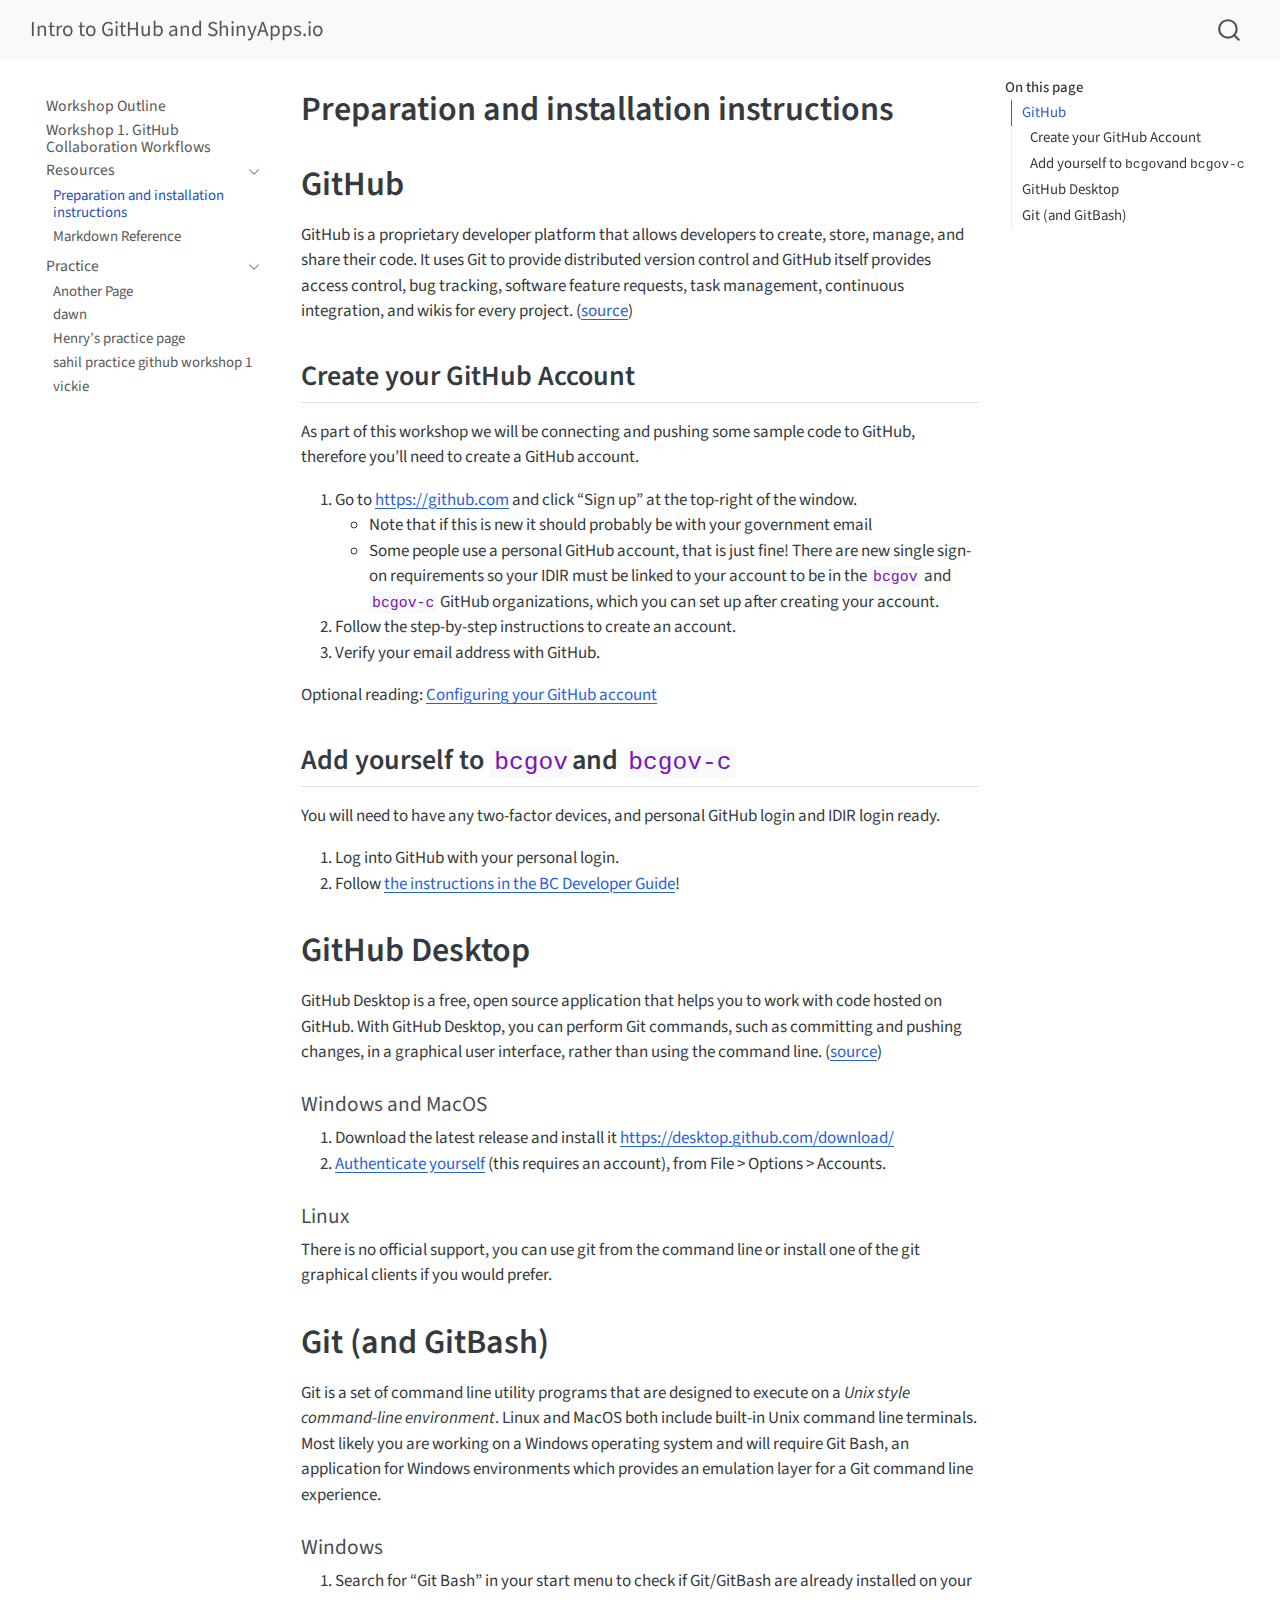
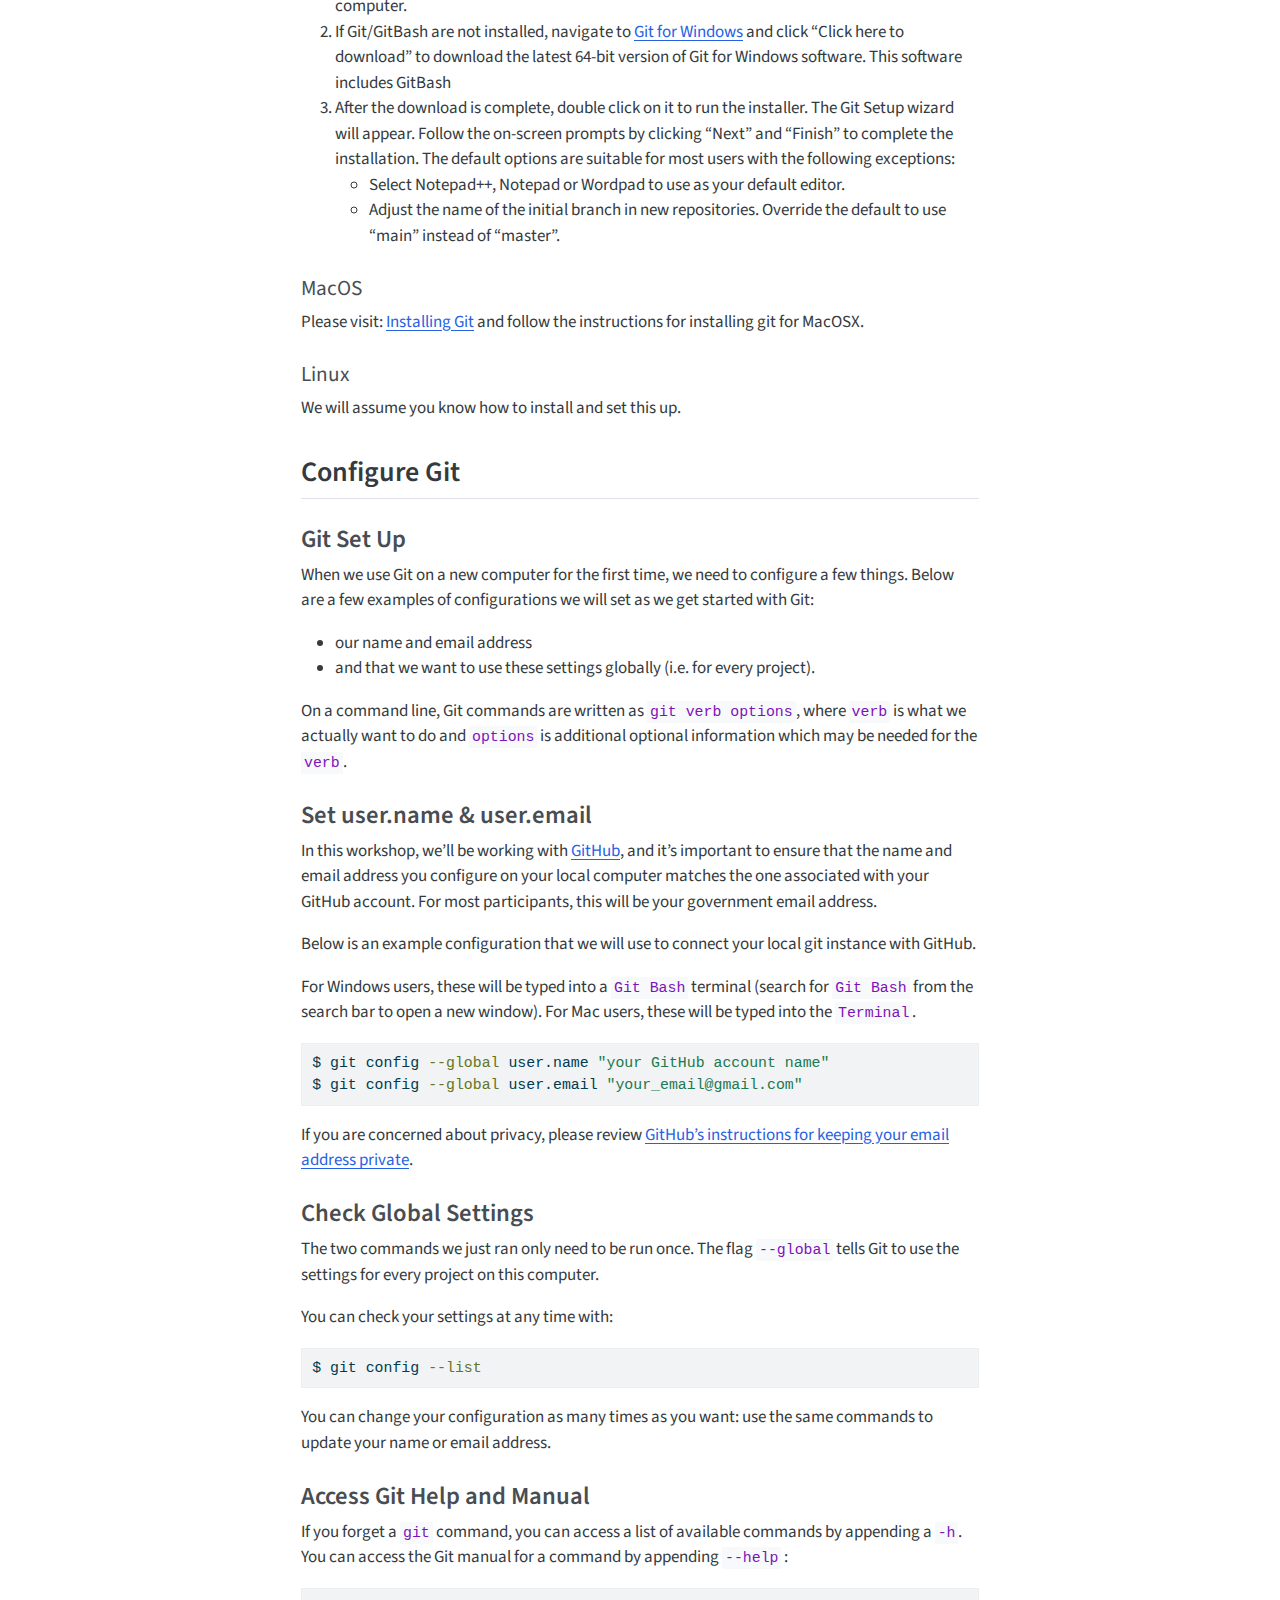
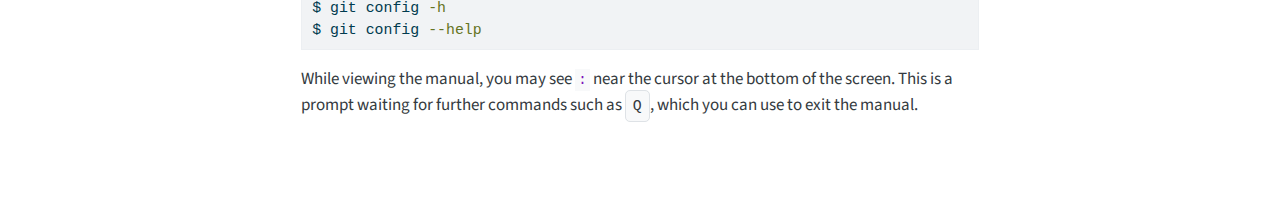
<file: preparation/index.html>
<!DOCTYPE html>
<html xmlns="http://www.w3.org/1999/xhtml" lang="en" xml:lang="en"><head>

<meta charset="utf-8">
<meta name="generator" content="quarto-1.6.40">

<meta name="viewport" content="width=device-width, initial-scale=1.0, user-scalable=yes">


<title>Preparation and installation instructions – Intro to GitHub and ShinyApps.io</title>
<style>
code{white-space: pre-wrap;}
span.smallcaps{font-variant: small-caps;}
div.columns{display: flex; gap: min(4vw, 1.5em);}
div.column{flex: auto; overflow-x: auto;}
div.hanging-indent{margin-left: 1.5em; text-indent: -1.5em;}
ul.task-list{list-style: none;}
ul.task-list li input[type="checkbox"] {
  width: 0.8em;
  margin: 0 0.8em 0.2em -1em; /* quarto-specific, see https://github.com/quarto-dev/quarto-cli/issues/4556 */ 
  vertical-align: middle;
}
/* CSS for syntax highlighting */
pre > code.sourceCode { white-space: pre; position: relative; }
pre > code.sourceCode > span { line-height: 1.25; }
pre > code.sourceCode > span:empty { height: 1.2em; }
.sourceCode { overflow: visible; }
code.sourceCode > span { color: inherit; text-decoration: inherit; }
div.sourceCode { margin: 1em 0; }
pre.sourceCode { margin: 0; }
@media screen {
div.sourceCode { overflow: auto; }
}
@media print {
pre > code.sourceCode { white-space: pre-wrap; }
pre > code.sourceCode > span { display: inline-block; text-indent: -5em; padding-left: 5em; }
}
pre.numberSource code
  { counter-reset: source-line 0; }
pre.numberSource code > span
  { position: relative; left: -4em; counter-increment: source-line; }
pre.numberSource code > span > a:first-child::before
  { content: counter(source-line);
    position: relative; left: -1em; text-align: right; vertical-align: baseline;
    border: none; display: inline-block;
    -webkit-touch-callout: none; -webkit-user-select: none;
    -khtml-user-select: none; -moz-user-select: none;
    -ms-user-select: none; user-select: none;
    padding: 0 4px; width: 4em;
  }
pre.numberSource { margin-left: 3em;  padding-left: 4px; }
div.sourceCode
  {   }
@media screen {
pre > code.sourceCode > span > a:first-child::before { text-decoration: underline; }
}
</style>


<script src="../site_libs/quarto-nav/quarto-nav.js"></script>
<script src="../site_libs/quarto-nav/headroom.min.js"></script>
<script src="../site_libs/clipboard/clipboard.min.js"></script>
<script src="../site_libs/quarto-search/autocomplete.umd.js"></script>
<script src="../site_libs/quarto-search/fuse.min.js"></script>
<script src="../site_libs/quarto-search/quarto-search.js"></script>
<meta name="quarto:offset" content="../">
<script src="../site_libs/quarto-html/quarto.js"></script>
<script src="../site_libs/quarto-html/popper.min.js"></script>
<script src="../site_libs/quarto-html/tippy.umd.min.js"></script>
<script src="../site_libs/quarto-html/anchor.min.js"></script>
<link href="../site_libs/quarto-html/tippy.css" rel="stylesheet">
<link href="../site_libs/quarto-html/quarto-syntax-highlighting-549806ee2085284f45b00abea8c6df48.css" rel="stylesheet" id="quarto-text-highlighting-styles">
<script src="../site_libs/bootstrap/bootstrap.min.js"></script>
<link href="../site_libs/bootstrap/bootstrap-icons.css" rel="stylesheet">
<link href="../site_libs/bootstrap/bootstrap-5027bf1c1f92ac6615724d89c8213d6a.min.css" rel="stylesheet" append-hash="true" id="quarto-bootstrap" data-mode="light">
<script id="quarto-search-options" type="application/json">{
  "location": "navbar",
  "copy-button": false,
  "collapse-after": 3,
  "panel-placement": "end",
  "type": "overlay",
  "limit": 50,
  "keyboard-shortcut": [
    "f",
    "/",
    "s"
  ],
  "show-item-context": false,
  "language": {
    "search-no-results-text": "No results",
    "search-matching-documents-text": "matching documents",
    "search-copy-link-title": "Copy link to search",
    "search-hide-matches-text": "Hide additional matches",
    "search-more-match-text": "more match in this document",
    "search-more-matches-text": "more matches in this document",
    "search-clear-button-title": "Clear",
    "search-text-placeholder": "",
    "search-detached-cancel-button-title": "Cancel",
    "search-submit-button-title": "Submit",
    "search-label": "Search"
  }
}</script>


<link rel="stylesheet" href="../styles.css">
</head>

<body class="nav-sidebar floating nav-fixed">

<div id="quarto-search-results"></div>
  <header id="quarto-header" class="headroom fixed-top">
    <nav class="navbar navbar-expand-lg " data-bs-theme="dark">
      <div class="navbar-container container-fluid">
      <div class="navbar-brand-container mx-auto">
    <a class="navbar-brand" href="../index.html">
    <span class="navbar-title">Intro to GitHub and ShinyApps.io</span>
    </a>
  </div>
        <div class="quarto-navbar-tools tools-end">
</div>
          <div id="quarto-search" class="" title="Search"></div>
      </div> <!-- /container-fluid -->
    </nav>
  <nav class="quarto-secondary-nav">
    <div class="container-fluid d-flex">
      <button type="button" class="quarto-btn-toggle btn" data-bs-toggle="collapse" role="button" data-bs-target=".quarto-sidebar-collapse-item" aria-controls="quarto-sidebar" aria-expanded="false" aria-label="Toggle sidebar navigation" onclick="if (window.quartoToggleHeadroom) { window.quartoToggleHeadroom(); }">
        <i class="bi bi-layout-text-sidebar-reverse"></i>
      </button>
        <nav class="quarto-page-breadcrumbs" aria-label="breadcrumb"><ol class="breadcrumb"><li class="breadcrumb-item">Preparation and installation instructions</li></ol></nav>
        <a class="flex-grow-1" role="navigation" data-bs-toggle="collapse" data-bs-target=".quarto-sidebar-collapse-item" aria-controls="quarto-sidebar" aria-expanded="false" aria-label="Toggle sidebar navigation" onclick="if (window.quartoToggleHeadroom) { window.quartoToggleHeadroom(); }">      
        </a>
    </div>
  </nav>
</header>
<!-- content -->
<div id="quarto-content" class="quarto-container page-columns page-rows-contents page-layout-article page-navbar">
<!-- sidebar -->
  <nav id="quarto-sidebar" class="sidebar collapse collapse-horizontal quarto-sidebar-collapse-item sidebar-navigation floating overflow-auto">
    <div class="sidebar-menu-container"> 
    <ul class="list-unstyled mt-1">
        <li class="sidebar-item">
  <div class="sidebar-item-container"> 
  <a href="../index.html" class="sidebar-item-text sidebar-link">
 <span class="menu-text">Workshop Outline</span></a>
  </div>
</li>
        <li class="sidebar-item">
  <div class="sidebar-item-container"> 
  <a href="../01-github-collaboration-workflows.html" class="sidebar-item-text sidebar-link">
 <span class="menu-text">Workshop 1. GitHub Collaboration Workflows</span></a>
  </div>
</li>
        <li class="sidebar-item sidebar-item-section">
      <div class="sidebar-item-container"> 
            <a class="sidebar-item-text sidebar-link text-start" data-bs-toggle="collapse" data-bs-target="#quarto-sidebar-section-1" role="navigation" aria-expanded="true">
 <span class="menu-text">Resources</span></a>
          <a class="sidebar-item-toggle text-start" data-bs-toggle="collapse" data-bs-target="#quarto-sidebar-section-1" role="navigation" aria-expanded="true" aria-label="Toggle section">
            <i class="bi bi-chevron-right ms-2"></i>
          </a> 
      </div>
      <ul id="quarto-sidebar-section-1" class="collapse list-unstyled sidebar-section depth1 show">  
          <li class="sidebar-item">
  <div class="sidebar-item-container"> 
  <a href="../preparation/" class="sidebar-item-text sidebar-link active">
 <span class="menu-text">Preparation and installation instructions</span></a>
  </div>
</li>
          <li class="sidebar-item">
  <div class="sidebar-item-container"> 
  <a href="../preparation/markdown-reference.html" class="sidebar-item-text sidebar-link">
 <span class="menu-text">Markdown Reference</span></a>
  </div>
</li>
      </ul>
  </li>
        <li class="sidebar-item sidebar-item-section">
      <div class="sidebar-item-container"> 
            <a href="../practice/index.html" class="sidebar-item-text sidebar-link">
 <span class="menu-text">Practice</span></a>
          <a class="sidebar-item-toggle text-start" data-bs-toggle="collapse" data-bs-target="#quarto-sidebar-section-2" role="navigation" aria-expanded="true" aria-label="Toggle section">
            <i class="bi bi-chevron-right ms-2"></i>
          </a> 
      </div>
      <ul id="quarto-sidebar-section-2" class="collapse list-unstyled sidebar-section depth1 show">  
          <li class="sidebar-item">
  <div class="sidebar-item-container"> 
  <a href="../practice/another.html" class="sidebar-item-text sidebar-link">
 <span class="menu-text">Another Page</span></a>
  </div>
</li>
          <li class="sidebar-item">
  <div class="sidebar-item-container"> 
  <a href="../practice/dawn.html" class="sidebar-item-text sidebar-link">
 <span class="menu-text">dawn</span></a>
  </div>
</li>
          <li class="sidebar-item">
  <div class="sidebar-item-container"> 
  <a href="../practice/henry.html" class="sidebar-item-text sidebar-link">
 <span class="menu-text">Henry’s practice page</span></a>
  </div>
</li>
          <li class="sidebar-item">
  <div class="sidebar-item-container"> 
  <a href="../practice/sahil.html" class="sidebar-item-text sidebar-link">
 <span class="menu-text">sahil practice github workshop 1</span></a>
  </div>
</li>
          <li class="sidebar-item">
  <div class="sidebar-item-container"> 
  <a href="../practice/vickie.html" class="sidebar-item-text sidebar-link">
 <span class="menu-text">vickie</span></a>
  </div>
</li>
      </ul>
  </li>
    </ul>
    </div>
</nav>
<div id="quarto-sidebar-glass" class="quarto-sidebar-collapse-item" data-bs-toggle="collapse" data-bs-target=".quarto-sidebar-collapse-item"></div>
<!-- margin-sidebar -->
    <div id="quarto-margin-sidebar" class="sidebar margin-sidebar">
        <nav id="TOC" role="doc-toc" class="toc-active">
    <h2 id="toc-title">On this page</h2>
   
  <ul>
  <li><a href="#github" id="toc-github" class="nav-link active" data-scroll-target="#github">GitHub</a>
  <ul class="collapse">
  <li><a href="#create-your-github-account" id="toc-create-your-github-account" class="nav-link" data-scroll-target="#create-your-github-account">Create your GitHub Account</a></li>
  <li><a href="#add-yourself-to-bcgovand-bcgov-c" id="toc-add-yourself-to-bcgovand-bcgov-c" class="nav-link" data-scroll-target="#add-yourself-to-bcgovand-bcgov-c">Add yourself to <code>bcgov</code>and <code>bcgov-c</code></a></li>
  </ul></li>
  <li><a href="#github-desktop" id="toc-github-desktop" class="nav-link" data-scroll-target="#github-desktop">GitHub Desktop</a></li>
  <li><a href="#git-and-gitbash" id="toc-git-and-gitbash" class="nav-link" data-scroll-target="#git-and-gitbash">Git (and GitBash)</a>
  <ul class="collapse">
  <li><a href="#configure-git" id="toc-configure-git" class="nav-link" data-scroll-target="#configure-git">Configure Git</a>
  <ul class="collapse">
  <li><a href="#git-set-up" id="toc-git-set-up" class="nav-link" data-scroll-target="#git-set-up">Git Set Up</a></li>
  <li><a href="#set-user.name-user.email" id="toc-set-user.name-user.email" class="nav-link" data-scroll-target="#set-user.name-user.email">Set user.name &amp; user.email</a></li>
  <li><a href="#check-global-settings" id="toc-check-global-settings" class="nav-link" data-scroll-target="#check-global-settings">Check Global Settings</a></li>
  <li><a href="#access-git-help-and-manual" id="toc-access-git-help-and-manual" class="nav-link" data-scroll-target="#access-git-help-and-manual">Access Git Help and Manual</a></li>
  </ul></li>
  </ul></li>
  </ul>
</nav>
    </div>
<!-- main -->
<main class="content" id="quarto-document-content">

<header id="title-block-header" class="quarto-title-block default">
<div class="quarto-title">
<h1 class="title">Preparation and installation instructions</h1>
</div>



<div class="quarto-title-meta">

    
  
    
  </div>
  


</header>


<section id="github" class="level1">
<h1>GitHub</h1>
<p>GitHub is a proprietary developer platform that allows developers to create, store, manage, and share their code. It uses Git to provide distributed version control and GitHub itself provides access control, bug tracking, software feature requests, task management, continuous integration, and wikis for every project. (<a href="https://en.wikipedia.org/w/index.php?title=GitHub&amp;oldid=1270409113">source</a>)</p>
<section id="create-your-github-account" class="level2">
<h2 class="anchored" data-anchor-id="create-your-github-account">Create your GitHub Account</h2>
<p>As part of this workshop we will be connecting and pushing some sample code to GitHub, therefore you’ll need to create a GitHub account.</p>
<ol type="1">
<li>Go to <a href="https://github.com" class="uri">https://github.com</a> and click “Sign up” at the top-right of the window.
<ul>
<li>Note that if this is new it should probably be with your government email</li>
<li>Some people use a personal GitHub account, that is just fine! There are new single sign-on requirements so your IDIR must be linked to your account to be in the <code>bcgov</code> and <code>bcgov-c</code> GitHub organizations, which you can set up after creating your account.</li>
</ul></li>
<li>Follow the step-by-step instructions to create an account.</li>
<li>Verify your email address with GitHub.</li>
</ol>
<p>Optional reading: <a href="https://docs.github.com/en/get-started/onboarding/getting-started-with-your-github-account#part-1-configuring-your-github-account">Configuring your GitHub account</a></p>
</section>
<section id="add-yourself-to-bcgovand-bcgov-c" class="level2">
<h2 class="anchored" data-anchor-id="add-yourself-to-bcgovand-bcgov-c">Add yourself to <code>bcgov</code>and <code>bcgov-c</code></h2>
<p>You will need to have any two-factor devices, and personal GitHub login and IDIR login ready.</p>
<ol type="1">
<li>Log into GitHub with your personal login.</li>
<li>Follow <a href="https://dev.developer.gov.bc.ca/docs/default/component/bc-developer-guide/use-github-in-bcgov/bc-government-organizations-in-github/">the instructions in the BC Developer Guide</a>!</li>
</ol>
</section>
</section>
<section id="github-desktop" class="level1">
<h1>GitHub Desktop</h1>
<p>GitHub Desktop is a free, open source application that helps you to work with code hosted on GitHub. With GitHub Desktop, you can perform Git commands, such as committing and pushing changes, in a graphical user interface, rather than using the command line. (<a href="https://docs.github.com/en/desktop/overview/getting-started-with-github-desktop">source</a>)</p>
<section id="windows-and-macos" class="level4">
<h4 class="anchored" data-anchor-id="windows-and-macos">Windows and MacOS</h4>
<ol type="1">
<li>Download the latest release and install it <a href="https://desktop.github.com/download/" class="uri">https://desktop.github.com/download/</a></li>
<li><a href="https://docs.github.com/en/desktop/overview/getting-started-with-github-desktop#part-1-installing-and-authenticating">Authenticate yourself</a> (this requires an account), from File &gt; Options &gt; Accounts.</li>
</ol>
</section>
<section id="linux" class="level4">
<h4 class="anchored" data-anchor-id="linux">Linux</h4>
<p>There is no official support, you can use git from the command line or install one of the git graphical clients if you would prefer.</p>
</section>
</section>
<section id="git-and-gitbash" class="level1">
<h1>Git (and GitBash)</h1>
<p>Git is a set of command line utility programs that are designed to execute on a <em>Unix style command-line environment</em>. Linux and MacOS both include built-in Unix command line terminals. Most likely you are working on a Windows operating system and will require Git Bash, an application for Windows environments which provides an emulation layer for a Git command line experience.</p>
<section id="windows" class="level4">
<h4 class="anchored" data-anchor-id="windows">Windows</h4>
<ol type="1">
<li>Search for “Git Bash” in your start menu to check if Git/GitBash are already installed on your computer.</li>
<li>If Git/GitBash are not installed, navigate to <a href="https://git-scm.com/download/win">Git for Windows</a> and click “Click here to download” to download the latest 64-bit version of Git for Windows software. This software includes GitBash</li>
<li>After the download is complete, double click on it to run the installer. The Git Setup wizard will appear. Follow the on-screen prompts by clicking “Next” and “Finish” to complete the installation. The default options are suitable for most users with the following exceptions:
<ul>
<li>Select Notepad++, Notepad or Wordpad to use as your default editor.</li>
<li>Adjust the name of the initial branch in new repositories. Override the default to use “main” instead of “master”.</li>
</ul></li>
</ol>
</section>
<section id="macos" class="level4">
<h4 class="anchored" data-anchor-id="macos">MacOS</h4>
<p>Please visit: <a href="https://www.atlassian.com/git/tutorials/install-git">Installing Git</a> and follow the instructions for installing git for MacOSX.</p>
</section>
<section id="linux-1" class="level4">
<h4 class="anchored" data-anchor-id="linux-1">Linux</h4>
<p>We will assume you know how to install and set this up.</p>
</section>
<section id="configure-git" class="level2">
<h2 class="anchored" data-anchor-id="configure-git">Configure Git</h2>
<section id="git-set-up" class="level3">
<h3 class="anchored" data-anchor-id="git-set-up">Git Set Up</h3>
<p>When we use Git on a new computer for the first time, we need to configure a few things. Below are a few examples of configurations we will set as we get started with Git:</p>
<ul>
<li>our name and email address</li>
<li>and that we want to use these settings globally (i.e.&nbsp;for every project).</li>
</ul>
<p>On a command line, Git commands are written as <code>git verb options</code>, where <code>verb</code> is what we actually want to do and <code>options</code> is additional optional information which may be needed for the <code>verb</code>.</p>
</section>
<section id="set-user.name-user.email" class="level3">
<h3 class="anchored" data-anchor-id="set-user.name-user.email">Set user.name &amp; user.email</h3>
<p>In this workshop, we’ll be working with <a href="https://github.com/">GitHub</a>, and it’s important to ensure that the name and email address you configure on your local computer matches the one associated with your GitHub account. For most participants, this will be your government email address.</p>
<p>Below is an example configuration that we will use to connect your local git instance with GitHub.</p>
<p>For Windows users, these will be typed into a <code>Git Bash</code> terminal (search for <code>Git Bash</code> from the search bar to open a new window). For Mac users, these will be typed into the <code>Terminal</code>.</p>
<div class="sourceCode" id="cb1"><pre class="sourceCode bash code-with-copy"><code class="sourceCode bash"><span id="cb1-1"><a href="#cb1-1" aria-hidden="true" tabindex="-1"></a><span class="ex">$</span> git config <span class="at">--global</span> user.name <span class="st">"your GitHub account name"</span> </span>
<span id="cb1-2"><a href="#cb1-2" aria-hidden="true" tabindex="-1"></a><span class="ex">$</span> git config <span class="at">--global</span> user.email <span class="st">"your_email@gmail.com"</span></span></code><button title="Copy to Clipboard" class="code-copy-button"><i class="bi"></i></button></pre></div>
<p>If you are concerned about privacy, please review <a href="https://help.github.com/articles/keeping-your-email-address-private/">GitHub’s instructions for keeping your email address private</a>.</p>
</section>
<section id="check-global-settings" class="level3">
<h3 class="anchored" data-anchor-id="check-global-settings">Check Global Settings</h3>
<p>The two commands we just ran only need to be run once. The flag <code>--global</code> tells Git to use the settings for every project on this computer.</p>
<p>You can check your settings at any time with:</p>
<div class="sourceCode" id="cb2"><pre class="sourceCode bash code-with-copy"><code class="sourceCode bash"><span id="cb2-1"><a href="#cb2-1" aria-hidden="true" tabindex="-1"></a><span class="ex">$</span> git config <span class="at">--list</span></span></code><button title="Copy to Clipboard" class="code-copy-button"><i class="bi"></i></button></pre></div>
<p>You can change your configuration as many times as you want: use the same commands to update your name or email address.</p>
</section>
<section id="access-git-help-and-manual" class="level3">
<h3 class="anchored" data-anchor-id="access-git-help-and-manual">Access Git Help and Manual</h3>
<p>If you forget a <code>git</code> command, you can access a list of available commands by appending a <code>-h</code>. You can access the Git manual for a command by appending <code>--help</code> :</p>
<div class="sourceCode" id="cb3"><pre class="sourceCode bash code-with-copy"><code class="sourceCode bash"><span id="cb3-1"><a href="#cb3-1" aria-hidden="true" tabindex="-1"></a><span class="ex">$</span> git config <span class="at">-h</span></span>
<span id="cb3-2"><a href="#cb3-2" aria-hidden="true" tabindex="-1"></a><span class="ex">$</span> git config <span class="at">--help</span></span></code><button title="Copy to Clipboard" class="code-copy-button"><i class="bi"></i></button></pre></div>
<p>While viewing the manual, you may see <code>:</code> near the cursor at the bottom of the screen. This is a prompt waiting for further commands such as <kbd>Q</kbd>, which you can use to exit the manual.</p>


</section>
</section>
</section>

</main> <!-- /main -->
<script id="quarto-html-after-body" type="application/javascript">
window.document.addEventListener("DOMContentLoaded", function (event) {
  const toggleBodyColorMode = (bsSheetEl) => {
    const mode = bsSheetEl.getAttribute("data-mode");
    const bodyEl = window.document.querySelector("body");
    if (mode === "dark") {
      bodyEl.classList.add("quarto-dark");
      bodyEl.classList.remove("quarto-light");
    } else {
      bodyEl.classList.add("quarto-light");
      bodyEl.classList.remove("quarto-dark");
    }
  }
  const toggleBodyColorPrimary = () => {
    const bsSheetEl = window.document.querySelector("link#quarto-bootstrap");
    if (bsSheetEl) {
      toggleBodyColorMode(bsSheetEl);
    }
  }
  toggleBodyColorPrimary();  
  const icon = "";
  const anchorJS = new window.AnchorJS();
  anchorJS.options = {
    placement: 'right',
    icon: icon
  };
  anchorJS.add('.anchored');
  const isCodeAnnotation = (el) => {
    for (const clz of el.classList) {
      if (clz.startsWith('code-annotation-')) {                     
        return true;
      }
    }
    return false;
  }
  const onCopySuccess = function(e) {
    // button target
    const button = e.trigger;
    // don't keep focus
    button.blur();
    // flash "checked"
    button.classList.add('code-copy-button-checked');
    var currentTitle = button.getAttribute("title");
    button.setAttribute("title", "Copied!");
    let tooltip;
    if (window.bootstrap) {
      button.setAttribute("data-bs-toggle", "tooltip");
      button.setAttribute("data-bs-placement", "left");
      button.setAttribute("data-bs-title", "Copied!");
      tooltip = new bootstrap.Tooltip(button, 
        { trigger: "manual", 
          customClass: "code-copy-button-tooltip",
          offset: [0, -8]});
      tooltip.show();    
    }
    setTimeout(function() {
      if (tooltip) {
        tooltip.hide();
        button.removeAttribute("data-bs-title");
        button.removeAttribute("data-bs-toggle");
        button.removeAttribute("data-bs-placement");
      }
      button.setAttribute("title", currentTitle);
      button.classList.remove('code-copy-button-checked');
    }, 1000);
    // clear code selection
    e.clearSelection();
  }
  const getTextToCopy = function(trigger) {
      const codeEl = trigger.previousElementSibling.cloneNode(true);
      for (const childEl of codeEl.children) {
        if (isCodeAnnotation(childEl)) {
          childEl.remove();
        }
      }
      return codeEl.innerText;
  }
  const clipboard = new window.ClipboardJS('.code-copy-button:not([data-in-quarto-modal])', {
    text: getTextToCopy
  });
  clipboard.on('success', onCopySuccess);
  if (window.document.getElementById('quarto-embedded-source-code-modal')) {
    const clipboardModal = new window.ClipboardJS('.code-copy-button[data-in-quarto-modal]', {
      text: getTextToCopy,
      container: window.document.getElementById('quarto-embedded-source-code-modal')
    });
    clipboardModal.on('success', onCopySuccess);
  }
    var localhostRegex = new RegExp(/^(?:http|https):\/\/localhost\:?[0-9]*\//);
    var mailtoRegex = new RegExp(/^mailto:/);
      var filterRegex = new RegExp("https:\/\/dawnbcgov\.github\.io\/aq-intro-to-github-shinyapps\/");
    var isInternal = (href) => {
        return filterRegex.test(href) || localhostRegex.test(href) || mailtoRegex.test(href);
    }
    // Inspect non-navigation links and adorn them if external
 	var links = window.document.querySelectorAll('a[href]:not(.nav-link):not(.navbar-brand):not(.toc-action):not(.sidebar-link):not(.sidebar-item-toggle):not(.pagination-link):not(.no-external):not([aria-hidden]):not(.dropdown-item):not(.quarto-navigation-tool):not(.about-link)');
    for (var i=0; i<links.length; i++) {
      const link = links[i];
      if (!isInternal(link.href)) {
        // undo the damage that might have been done by quarto-nav.js in the case of
        // links that we want to consider external
        if (link.dataset.originalHref !== undefined) {
          link.href = link.dataset.originalHref;
        }
      }
    }
  function tippyHover(el, contentFn, onTriggerFn, onUntriggerFn) {
    const config = {
      allowHTML: true,
      maxWidth: 500,
      delay: 100,
      arrow: false,
      appendTo: function(el) {
          return el.parentElement;
      },
      interactive: true,
      interactiveBorder: 10,
      theme: 'quarto',
      placement: 'bottom-start',
    };
    if (contentFn) {
      config.content = contentFn;
    }
    if (onTriggerFn) {
      config.onTrigger = onTriggerFn;
    }
    if (onUntriggerFn) {
      config.onUntrigger = onUntriggerFn;
    }
    window.tippy(el, config); 
  }
  const noterefs = window.document.querySelectorAll('a[role="doc-noteref"]');
  for (var i=0; i<noterefs.length; i++) {
    const ref = noterefs[i];
    tippyHover(ref, function() {
      // use id or data attribute instead here
      let href = ref.getAttribute('data-footnote-href') || ref.getAttribute('href');
      try { href = new URL(href).hash; } catch {}
      const id = href.replace(/^#\/?/, "");
      const note = window.document.getElementById(id);
      if (note) {
        return note.innerHTML;
      } else {
        return "";
      }
    });
  }
  const xrefs = window.document.querySelectorAll('a.quarto-xref');
  const processXRef = (id, note) => {
    // Strip column container classes
    const stripColumnClz = (el) => {
      el.classList.remove("page-full", "page-columns");
      if (el.children) {
        for (const child of el.children) {
          stripColumnClz(child);
        }
      }
    }
    stripColumnClz(note)
    if (id === null || id.startsWith('sec-')) {
      // Special case sections, only their first couple elements
      const container = document.createElement("div");
      if (note.children && note.children.length > 2) {
        container.appendChild(note.children[0].cloneNode(true));
        for (let i = 1; i < note.children.length; i++) {
          const child = note.children[i];
          if (child.tagName === "P" && child.innerText === "") {
            continue;
          } else {
            container.appendChild(child.cloneNode(true));
            break;
          }
        }
        if (window.Quarto?.typesetMath) {
          window.Quarto.typesetMath(container);
        }
        return container.innerHTML
      } else {
        if (window.Quarto?.typesetMath) {
          window.Quarto.typesetMath(note);
        }
        return note.innerHTML;
      }
    } else {
      // Remove any anchor links if they are present
      const anchorLink = note.querySelector('a.anchorjs-link');
      if (anchorLink) {
        anchorLink.remove();
      }
      if (window.Quarto?.typesetMath) {
        window.Quarto.typesetMath(note);
      }
      if (note.classList.contains("callout")) {
        return note.outerHTML;
      } else {
        return note.innerHTML;
      }
    }
  }
  for (var i=0; i<xrefs.length; i++) {
    const xref = xrefs[i];
    tippyHover(xref, undefined, function(instance) {
      instance.disable();
      let url = xref.getAttribute('href');
      let hash = undefined; 
      if (url.startsWith('#')) {
        hash = url;
      } else {
        try { hash = new URL(url).hash; } catch {}
      }
      if (hash) {
        const id = hash.replace(/^#\/?/, "");
        const note = window.document.getElementById(id);
        if (note !== null) {
          try {
            const html = processXRef(id, note.cloneNode(true));
            instance.setContent(html);
          } finally {
            instance.enable();
            instance.show();
          }
        } else {
          // See if we can fetch this
          fetch(url.split('#')[0])
          .then(res => res.text())
          .then(html => {
            const parser = new DOMParser();
            const htmlDoc = parser.parseFromString(html, "text/html");
            const note = htmlDoc.getElementById(id);
            if (note !== null) {
              const html = processXRef(id, note);
              instance.setContent(html);
            } 
          }).finally(() => {
            instance.enable();
            instance.show();
          });
        }
      } else {
        // See if we can fetch a full url (with no hash to target)
        // This is a special case and we should probably do some content thinning / targeting
        fetch(url)
        .then(res => res.text())
        .then(html => {
          const parser = new DOMParser();
          const htmlDoc = parser.parseFromString(html, "text/html");
          const note = htmlDoc.querySelector('main.content');
          if (note !== null) {
            // This should only happen for chapter cross references
            // (since there is no id in the URL)
            // remove the first header
            if (note.children.length > 0 && note.children[0].tagName === "HEADER") {
              note.children[0].remove();
            }
            const html = processXRef(null, note);
            instance.setContent(html);
          } 
        }).finally(() => {
          instance.enable();
          instance.show();
        });
      }
    }, function(instance) {
    });
  }
      let selectedAnnoteEl;
      const selectorForAnnotation = ( cell, annotation) => {
        let cellAttr = 'data-code-cell="' + cell + '"';
        let lineAttr = 'data-code-annotation="' +  annotation + '"';
        const selector = 'span[' + cellAttr + '][' + lineAttr + ']';
        return selector;
      }
      const selectCodeLines = (annoteEl) => {
        const doc = window.document;
        const targetCell = annoteEl.getAttribute("data-target-cell");
        const targetAnnotation = annoteEl.getAttribute("data-target-annotation");
        const annoteSpan = window.document.querySelector(selectorForAnnotation(targetCell, targetAnnotation));
        const lines = annoteSpan.getAttribute("data-code-lines").split(",");
        const lineIds = lines.map((line) => {
          return targetCell + "-" + line;
        })
        let top = null;
        let height = null;
        let parent = null;
        if (lineIds.length > 0) {
            //compute the position of the single el (top and bottom and make a div)
            const el = window.document.getElementById(lineIds[0]);
            top = el.offsetTop;
            height = el.offsetHeight;
            parent = el.parentElement.parentElement;
          if (lineIds.length > 1) {
            const lastEl = window.document.getElementById(lineIds[lineIds.length - 1]);
            const bottom = lastEl.offsetTop + lastEl.offsetHeight;
            height = bottom - top;
          }
          if (top !== null && height !== null && parent !== null) {
            // cook up a div (if necessary) and position it 
            let div = window.document.getElementById("code-annotation-line-highlight");
            if (div === null) {
              div = window.document.createElement("div");
              div.setAttribute("id", "code-annotation-line-highlight");
              div.style.position = 'absolute';
              parent.appendChild(div);
            }
            div.style.top = top - 2 + "px";
            div.style.height = height + 4 + "px";
            div.style.left = 0;
            let gutterDiv = window.document.getElementById("code-annotation-line-highlight-gutter");
            if (gutterDiv === null) {
              gutterDiv = window.document.createElement("div");
              gutterDiv.setAttribute("id", "code-annotation-line-highlight-gutter");
              gutterDiv.style.position = 'absolute';
              const codeCell = window.document.getElementById(targetCell);
              const gutter = codeCell.querySelector('.code-annotation-gutter');
              gutter.appendChild(gutterDiv);
            }
            gutterDiv.style.top = top - 2 + "px";
            gutterDiv.style.height = height + 4 + "px";
          }
          selectedAnnoteEl = annoteEl;
        }
      };
      const unselectCodeLines = () => {
        const elementsIds = ["code-annotation-line-highlight", "code-annotation-line-highlight-gutter"];
        elementsIds.forEach((elId) => {
          const div = window.document.getElementById(elId);
          if (div) {
            div.remove();
          }
        });
        selectedAnnoteEl = undefined;
      };
        // Handle positioning of the toggle
    window.addEventListener(
      "resize",
      throttle(() => {
        elRect = undefined;
        if (selectedAnnoteEl) {
          selectCodeLines(selectedAnnoteEl);
        }
      }, 10)
    );
    function throttle(fn, ms) {
    let throttle = false;
    let timer;
      return (...args) => {
        if(!throttle) { // first call gets through
            fn.apply(this, args);
            throttle = true;
        } else { // all the others get throttled
            if(timer) clearTimeout(timer); // cancel #2
            timer = setTimeout(() => {
              fn.apply(this, args);
              timer = throttle = false;
            }, ms);
        }
      };
    }
      // Attach click handler to the DT
      const annoteDls = window.document.querySelectorAll('dt[data-target-cell]');
      for (const annoteDlNode of annoteDls) {
        annoteDlNode.addEventListener('click', (event) => {
          const clickedEl = event.target;
          if (clickedEl !== selectedAnnoteEl) {
            unselectCodeLines();
            const activeEl = window.document.querySelector('dt[data-target-cell].code-annotation-active');
            if (activeEl) {
              activeEl.classList.remove('code-annotation-active');
            }
            selectCodeLines(clickedEl);
            clickedEl.classList.add('code-annotation-active');
          } else {
            // Unselect the line
            unselectCodeLines();
            clickedEl.classList.remove('code-annotation-active');
          }
        });
      }
  const findCites = (el) => {
    const parentEl = el.parentElement;
    if (parentEl) {
      const cites = parentEl.dataset.cites;
      if (cites) {
        return {
          el,
          cites: cites.split(' ')
        };
      } else {
        return findCites(el.parentElement)
      }
    } else {
      return undefined;
    }
  };
  var bibliorefs = window.document.querySelectorAll('a[role="doc-biblioref"]');
  for (var i=0; i<bibliorefs.length; i++) {
    const ref = bibliorefs[i];
    const citeInfo = findCites(ref);
    if (citeInfo) {
      tippyHover(citeInfo.el, function() {
        var popup = window.document.createElement('div');
        citeInfo.cites.forEach(function(cite) {
          var citeDiv = window.document.createElement('div');
          citeDiv.classList.add('hanging-indent');
          citeDiv.classList.add('csl-entry');
          var biblioDiv = window.document.getElementById('ref-' + cite);
          if (biblioDiv) {
            citeDiv.innerHTML = biblioDiv.innerHTML;
          }
          popup.appendChild(citeDiv);
        });
        return popup.innerHTML;
      });
    }
  }
});
</script>
</div> <!-- /content -->




</body></html>
</file>
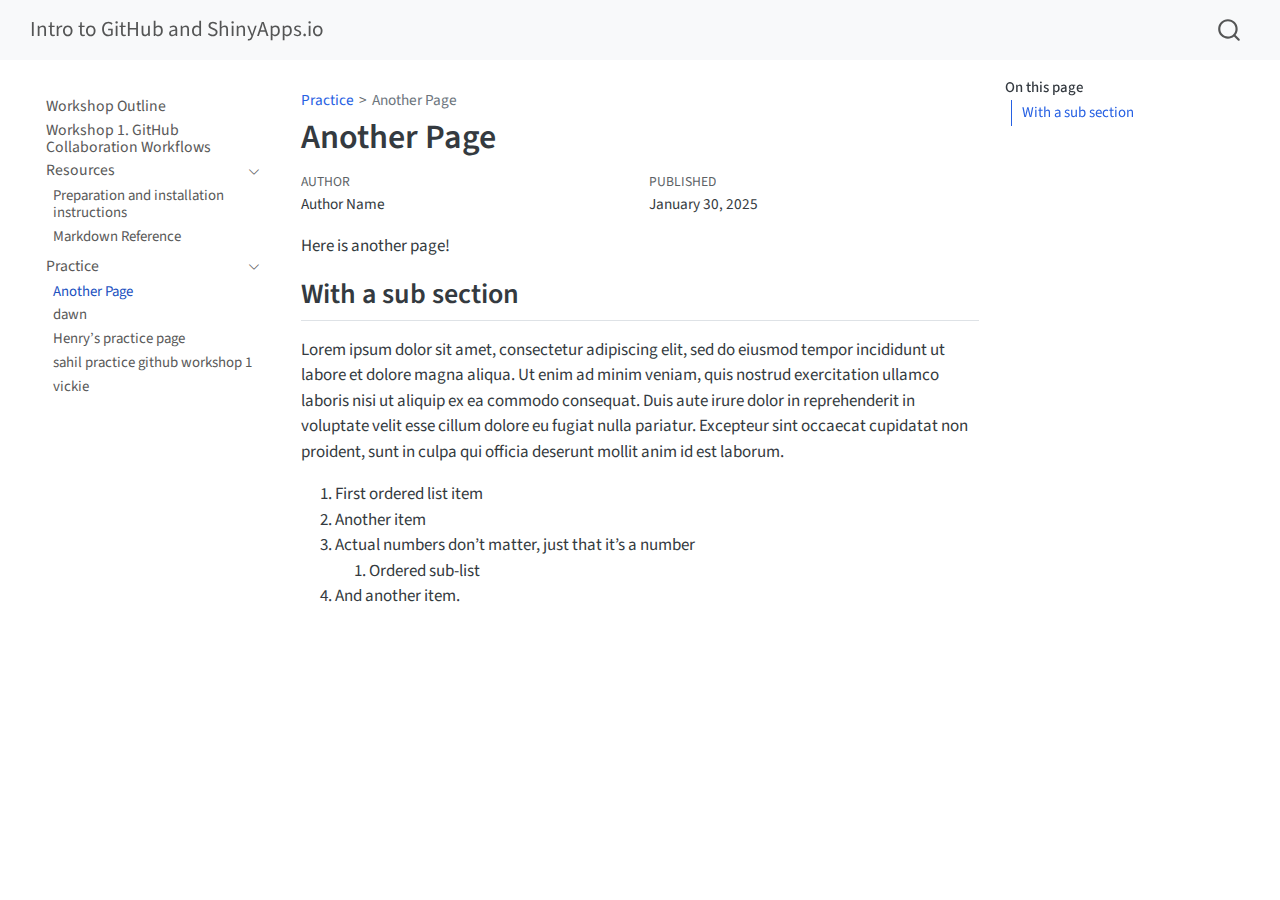
<file: practice/another.html>
<!DOCTYPE html>
<html xmlns="http://www.w3.org/1999/xhtml" lang="en" xml:lang="en"><head>

<meta charset="utf-8">
<meta name="generator" content="quarto-1.6.40">

<meta name="viewport" content="width=device-width, initial-scale=1.0, user-scalable=yes">

<meta name="author" content="Author Name">
<meta name="dcterms.date" content="2025-01-30">

<title>Another Page – Intro to GitHub and ShinyApps.io</title>
<style>
code{white-space: pre-wrap;}
span.smallcaps{font-variant: small-caps;}
div.columns{display: flex; gap: min(4vw, 1.5em);}
div.column{flex: auto; overflow-x: auto;}
div.hanging-indent{margin-left: 1.5em; text-indent: -1.5em;}
ul.task-list{list-style: none;}
ul.task-list li input[type="checkbox"] {
  width: 0.8em;
  margin: 0 0.8em 0.2em -1em; /* quarto-specific, see https://github.com/quarto-dev/quarto-cli/issues/4556 */ 
  vertical-align: middle;
}
</style>


<script src="../site_libs/quarto-nav/quarto-nav.js"></script>
<script src="../site_libs/quarto-nav/headroom.min.js"></script>
<script src="../site_libs/clipboard/clipboard.min.js"></script>
<script src="../site_libs/quarto-search/autocomplete.umd.js"></script>
<script src="../site_libs/quarto-search/fuse.min.js"></script>
<script src="../site_libs/quarto-search/quarto-search.js"></script>
<meta name="quarto:offset" content="../">
<script src="../site_libs/quarto-html/quarto.js"></script>
<script src="../site_libs/quarto-html/popper.min.js"></script>
<script src="../site_libs/quarto-html/tippy.umd.min.js"></script>
<script src="../site_libs/quarto-html/anchor.min.js"></script>
<link href="../site_libs/quarto-html/tippy.css" rel="stylesheet">
<link href="../site_libs/quarto-html/quarto-syntax-highlighting-549806ee2085284f45b00abea8c6df48.css" rel="stylesheet" id="quarto-text-highlighting-styles">
<script src="../site_libs/bootstrap/bootstrap.min.js"></script>
<link href="../site_libs/bootstrap/bootstrap-icons.css" rel="stylesheet">
<link href="../site_libs/bootstrap/bootstrap-5027bf1c1f92ac6615724d89c8213d6a.min.css" rel="stylesheet" append-hash="true" id="quarto-bootstrap" data-mode="light">
<script id="quarto-search-options" type="application/json">{
  "location": "navbar",
  "copy-button": false,
  "collapse-after": 3,
  "panel-placement": "end",
  "type": "overlay",
  "limit": 50,
  "keyboard-shortcut": [
    "f",
    "/",
    "s"
  ],
  "show-item-context": false,
  "language": {
    "search-no-results-text": "No results",
    "search-matching-documents-text": "matching documents",
    "search-copy-link-title": "Copy link to search",
    "search-hide-matches-text": "Hide additional matches",
    "search-more-match-text": "more match in this document",
    "search-more-matches-text": "more matches in this document",
    "search-clear-button-title": "Clear",
    "search-text-placeholder": "",
    "search-detached-cancel-button-title": "Cancel",
    "search-submit-button-title": "Submit",
    "search-label": "Search"
  }
}</script>


<link rel="stylesheet" href="../styles.css">
</head>

<body class="nav-sidebar floating nav-fixed">

<div id="quarto-search-results"></div>
  <header id="quarto-header" class="headroom fixed-top">
    <nav class="navbar navbar-expand-lg " data-bs-theme="dark">
      <div class="navbar-container container-fluid">
      <div class="navbar-brand-container mx-auto">
    <a class="navbar-brand" href="../index.html">
    <span class="navbar-title">Intro to GitHub and ShinyApps.io</span>
    </a>
  </div>
        <div class="quarto-navbar-tools tools-end">
</div>
          <div id="quarto-search" class="" title="Search"></div>
      </div> <!-- /container-fluid -->
    </nav>
  <nav class="quarto-secondary-nav">
    <div class="container-fluid d-flex">
      <button type="button" class="quarto-btn-toggle btn" data-bs-toggle="collapse" role="button" data-bs-target=".quarto-sidebar-collapse-item" aria-controls="quarto-sidebar" aria-expanded="false" aria-label="Toggle sidebar navigation" onclick="if (window.quartoToggleHeadroom) { window.quartoToggleHeadroom(); }">
        <i class="bi bi-layout-text-sidebar-reverse"></i>
      </button>
        <nav class="quarto-page-breadcrumbs" aria-label="breadcrumb"><ol class="breadcrumb"><li class="breadcrumb-item"><a href="../practice/index.html">Practice</a></li><li class="breadcrumb-item"><a href="../practice/another.html">Another Page</a></li></ol></nav>
        <a class="flex-grow-1" role="navigation" data-bs-toggle="collapse" data-bs-target=".quarto-sidebar-collapse-item" aria-controls="quarto-sidebar" aria-expanded="false" aria-label="Toggle sidebar navigation" onclick="if (window.quartoToggleHeadroom) { window.quartoToggleHeadroom(); }">      
        </a>
    </div>
  </nav>
</header>
<!-- content -->
<div id="quarto-content" class="quarto-container page-columns page-rows-contents page-layout-article page-navbar">
<!-- sidebar -->
  <nav id="quarto-sidebar" class="sidebar collapse collapse-horizontal quarto-sidebar-collapse-item sidebar-navigation floating overflow-auto">
    <div class="sidebar-menu-container"> 
    <ul class="list-unstyled mt-1">
        <li class="sidebar-item">
  <div class="sidebar-item-container"> 
  <a href="../index.html" class="sidebar-item-text sidebar-link">
 <span class="menu-text">Workshop Outline</span></a>
  </div>
</li>
        <li class="sidebar-item">
  <div class="sidebar-item-container"> 
  <a href="../01-github-collaboration-workflows.html" class="sidebar-item-text sidebar-link">
 <span class="menu-text">Workshop 1. GitHub Collaboration Workflows</span></a>
  </div>
</li>
        <li class="sidebar-item sidebar-item-section">
      <div class="sidebar-item-container"> 
            <a class="sidebar-item-text sidebar-link text-start" data-bs-toggle="collapse" data-bs-target="#quarto-sidebar-section-1" role="navigation" aria-expanded="true">
 <span class="menu-text">Resources</span></a>
          <a class="sidebar-item-toggle text-start" data-bs-toggle="collapse" data-bs-target="#quarto-sidebar-section-1" role="navigation" aria-expanded="true" aria-label="Toggle section">
            <i class="bi bi-chevron-right ms-2"></i>
          </a> 
      </div>
      <ul id="quarto-sidebar-section-1" class="collapse list-unstyled sidebar-section depth1 show">  
          <li class="sidebar-item">
  <div class="sidebar-item-container"> 
  <a href="../preparation/" class="sidebar-item-text sidebar-link">
 <span class="menu-text">Preparation and installation instructions</span></a>
  </div>
</li>
          <li class="sidebar-item">
  <div class="sidebar-item-container"> 
  <a href="../preparation/markdown-reference.html" class="sidebar-item-text sidebar-link">
 <span class="menu-text">Markdown Reference</span></a>
  </div>
</li>
      </ul>
  </li>
        <li class="sidebar-item sidebar-item-section">
      <div class="sidebar-item-container"> 
            <a href="../practice/index.html" class="sidebar-item-text sidebar-link">
 <span class="menu-text">Practice</span></a>
          <a class="sidebar-item-toggle text-start" data-bs-toggle="collapse" data-bs-target="#quarto-sidebar-section-2" role="navigation" aria-expanded="true" aria-label="Toggle section">
            <i class="bi bi-chevron-right ms-2"></i>
          </a> 
      </div>
      <ul id="quarto-sidebar-section-2" class="collapse list-unstyled sidebar-section depth1 show">  
          <li class="sidebar-item">
  <div class="sidebar-item-container"> 
  <a href="../practice/another.html" class="sidebar-item-text sidebar-link active">
 <span class="menu-text">Another Page</span></a>
  </div>
</li>
          <li class="sidebar-item">
  <div class="sidebar-item-container"> 
  <a href="../practice/dawn.html" class="sidebar-item-text sidebar-link">
 <span class="menu-text">dawn</span></a>
  </div>
</li>
          <li class="sidebar-item">
  <div class="sidebar-item-container"> 
  <a href="../practice/henry.html" class="sidebar-item-text sidebar-link">
 <span class="menu-text">Henry’s practice page</span></a>
  </div>
</li>
          <li class="sidebar-item">
  <div class="sidebar-item-container"> 
  <a href="../practice/sahil.html" class="sidebar-item-text sidebar-link">
 <span class="menu-text">sahil practice github workshop 1</span></a>
  </div>
</li>
          <li class="sidebar-item">
  <div class="sidebar-item-container"> 
  <a href="../practice/vickie.html" class="sidebar-item-text sidebar-link">
 <span class="menu-text">vickie</span></a>
  </div>
</li>
      </ul>
  </li>
    </ul>
    </div>
</nav>
<div id="quarto-sidebar-glass" class="quarto-sidebar-collapse-item" data-bs-toggle="collapse" data-bs-target=".quarto-sidebar-collapse-item"></div>
<!-- margin-sidebar -->
    <div id="quarto-margin-sidebar" class="sidebar margin-sidebar">
        <nav id="TOC" role="doc-toc" class="toc-active">
    <h2 id="toc-title">On this page</h2>
   
  <ul>
  <li><a href="#with-a-sub-section" id="toc-with-a-sub-section" class="nav-link active" data-scroll-target="#with-a-sub-section">With a sub section</a></li>
  </ul>
</nav>
    </div>
<!-- main -->
<main class="content" id="quarto-document-content">

<header id="title-block-header" class="quarto-title-block default"><nav class="quarto-page-breadcrumbs quarto-title-breadcrumbs d-none d-lg-block" aria-label="breadcrumb"><ol class="breadcrumb"><li class="breadcrumb-item"><a href="../practice/index.html">Practice</a></li><li class="breadcrumb-item"><a href="../practice/another.html">Another Page</a></li></ol></nav>
<div class="quarto-title">
<h1 class="title">Another Page</h1>
</div>



<div class="quarto-title-meta">

    <div>
    <div class="quarto-title-meta-heading">Author</div>
    <div class="quarto-title-meta-contents">
             <p>Author Name </p>
          </div>
  </div>
    
    <div>
    <div class="quarto-title-meta-heading">Published</div>
    <div class="quarto-title-meta-contents">
      <p class="date">January 30, 2025</p>
    </div>
  </div>
  
    
  </div>
  


</header>


<p>Here is another page!</p>
<section id="with-a-sub-section" class="level2">
<h2 class="anchored" data-anchor-id="with-a-sub-section">With a sub section</h2>
<p>Lorem ipsum dolor sit amet, consectetur adipiscing elit, sed do eiusmod tempor incididunt ut labore et dolore magna aliqua. Ut enim ad minim veniam, quis nostrud exercitation ullamco laboris nisi ut aliquip ex ea commodo consequat. Duis aute irure dolor in reprehenderit in voluptate velit esse cillum dolore eu fugiat nulla pariatur. Excepteur sint occaecat cupidatat non proident, sunt in culpa qui officia deserunt mollit anim id est laborum.</p>
<ol type="1">
<li>First ordered list item</li>
<li>Another item</li>
<li>Actual numbers don’t matter, just that it’s a number
<ol type="1">
<li>Ordered sub-list</li>
</ol></li>
<li>And another item.</li>
</ol>


</section>

</main> <!-- /main -->
<script id="quarto-html-after-body" type="application/javascript">
window.document.addEventListener("DOMContentLoaded", function (event) {
  const toggleBodyColorMode = (bsSheetEl) => {
    const mode = bsSheetEl.getAttribute("data-mode");
    const bodyEl = window.document.querySelector("body");
    if (mode === "dark") {
      bodyEl.classList.add("quarto-dark");
      bodyEl.classList.remove("quarto-light");
    } else {
      bodyEl.classList.add("quarto-light");
      bodyEl.classList.remove("quarto-dark");
    }
  }
  const toggleBodyColorPrimary = () => {
    const bsSheetEl = window.document.querySelector("link#quarto-bootstrap");
    if (bsSheetEl) {
      toggleBodyColorMode(bsSheetEl);
    }
  }
  toggleBodyColorPrimary();  
  const icon = "";
  const anchorJS = new window.AnchorJS();
  anchorJS.options = {
    placement: 'right',
    icon: icon
  };
  anchorJS.add('.anchored');
  const isCodeAnnotation = (el) => {
    for (const clz of el.classList) {
      if (clz.startsWith('code-annotation-')) {                     
        return true;
      }
    }
    return false;
  }
  const onCopySuccess = function(e) {
    // button target
    const button = e.trigger;
    // don't keep focus
    button.blur();
    // flash "checked"
    button.classList.add('code-copy-button-checked');
    var currentTitle = button.getAttribute("title");
    button.setAttribute("title", "Copied!");
    let tooltip;
    if (window.bootstrap) {
      button.setAttribute("data-bs-toggle", "tooltip");
      button.setAttribute("data-bs-placement", "left");
      button.setAttribute("data-bs-title", "Copied!");
      tooltip = new bootstrap.Tooltip(button, 
        { trigger: "manual", 
          customClass: "code-copy-button-tooltip",
          offset: [0, -8]});
      tooltip.show();    
    }
    setTimeout(function() {
      if (tooltip) {
        tooltip.hide();
        button.removeAttribute("data-bs-title");
        button.removeAttribute("data-bs-toggle");
        button.removeAttribute("data-bs-placement");
      }
      button.setAttribute("title", currentTitle);
      button.classList.remove('code-copy-button-checked');
    }, 1000);
    // clear code selection
    e.clearSelection();
  }
  const getTextToCopy = function(trigger) {
      const codeEl = trigger.previousElementSibling.cloneNode(true);
      for (const childEl of codeEl.children) {
        if (isCodeAnnotation(childEl)) {
          childEl.remove();
        }
      }
      return codeEl.innerText;
  }
  const clipboard = new window.ClipboardJS('.code-copy-button:not([data-in-quarto-modal])', {
    text: getTextToCopy
  });
  clipboard.on('success', onCopySuccess);
  if (window.document.getElementById('quarto-embedded-source-code-modal')) {
    const clipboardModal = new window.ClipboardJS('.code-copy-button[data-in-quarto-modal]', {
      text: getTextToCopy,
      container: window.document.getElementById('quarto-embedded-source-code-modal')
    });
    clipboardModal.on('success', onCopySuccess);
  }
    var localhostRegex = new RegExp(/^(?:http|https):\/\/localhost\:?[0-9]*\//);
    var mailtoRegex = new RegExp(/^mailto:/);
      var filterRegex = new RegExp("https:\/\/dawnbcgov\.github\.io\/aq-intro-to-github-shinyapps\/");
    var isInternal = (href) => {
        return filterRegex.test(href) || localhostRegex.test(href) || mailtoRegex.test(href);
    }
    // Inspect non-navigation links and adorn them if external
 	var links = window.document.querySelectorAll('a[href]:not(.nav-link):not(.navbar-brand):not(.toc-action):not(.sidebar-link):not(.sidebar-item-toggle):not(.pagination-link):not(.no-external):not([aria-hidden]):not(.dropdown-item):not(.quarto-navigation-tool):not(.about-link)');
    for (var i=0; i<links.length; i++) {
      const link = links[i];
      if (!isInternal(link.href)) {
        // undo the damage that might have been done by quarto-nav.js in the case of
        // links that we want to consider external
        if (link.dataset.originalHref !== undefined) {
          link.href = link.dataset.originalHref;
        }
      }
    }
  function tippyHover(el, contentFn, onTriggerFn, onUntriggerFn) {
    const config = {
      allowHTML: true,
      maxWidth: 500,
      delay: 100,
      arrow: false,
      appendTo: function(el) {
          return el.parentElement;
      },
      interactive: true,
      interactiveBorder: 10,
      theme: 'quarto',
      placement: 'bottom-start',
    };
    if (contentFn) {
      config.content = contentFn;
    }
    if (onTriggerFn) {
      config.onTrigger = onTriggerFn;
    }
    if (onUntriggerFn) {
      config.onUntrigger = onUntriggerFn;
    }
    window.tippy(el, config); 
  }
  const noterefs = window.document.querySelectorAll('a[role="doc-noteref"]');
  for (var i=0; i<noterefs.length; i++) {
    const ref = noterefs[i];
    tippyHover(ref, function() {
      // use id or data attribute instead here
      let href = ref.getAttribute('data-footnote-href') || ref.getAttribute('href');
      try { href = new URL(href).hash; } catch {}
      const id = href.replace(/^#\/?/, "");
      const note = window.document.getElementById(id);
      if (note) {
        return note.innerHTML;
      } else {
        return "";
      }
    });
  }
  const xrefs = window.document.querySelectorAll('a.quarto-xref');
  const processXRef = (id, note) => {
    // Strip column container classes
    const stripColumnClz = (el) => {
      el.classList.remove("page-full", "page-columns");
      if (el.children) {
        for (const child of el.children) {
          stripColumnClz(child);
        }
      }
    }
    stripColumnClz(note)
    if (id === null || id.startsWith('sec-')) {
      // Special case sections, only their first couple elements
      const container = document.createElement("div");
      if (note.children && note.children.length > 2) {
        container.appendChild(note.children[0].cloneNode(true));
        for (let i = 1; i < note.children.length; i++) {
          const child = note.children[i];
          if (child.tagName === "P" && child.innerText === "") {
            continue;
          } else {
            container.appendChild(child.cloneNode(true));
            break;
          }
        }
        if (window.Quarto?.typesetMath) {
          window.Quarto.typesetMath(container);
        }
        return container.innerHTML
      } else {
        if (window.Quarto?.typesetMath) {
          window.Quarto.typesetMath(note);
        }
        return note.innerHTML;
      }
    } else {
      // Remove any anchor links if they are present
      const anchorLink = note.querySelector('a.anchorjs-link');
      if (anchorLink) {
        anchorLink.remove();
      }
      if (window.Quarto?.typesetMath) {
        window.Quarto.typesetMath(note);
      }
      if (note.classList.contains("callout")) {
        return note.outerHTML;
      } else {
        return note.innerHTML;
      }
    }
  }
  for (var i=0; i<xrefs.length; i++) {
    const xref = xrefs[i];
    tippyHover(xref, undefined, function(instance) {
      instance.disable();
      let url = xref.getAttribute('href');
      let hash = undefined; 
      if (url.startsWith('#')) {
        hash = url;
      } else {
        try { hash = new URL(url).hash; } catch {}
      }
      if (hash) {
        const id = hash.replace(/^#\/?/, "");
        const note = window.document.getElementById(id);
        if (note !== null) {
          try {
            const html = processXRef(id, note.cloneNode(true));
            instance.setContent(html);
          } finally {
            instance.enable();
            instance.show();
          }
        } else {
          // See if we can fetch this
          fetch(url.split('#')[0])
          .then(res => res.text())
          .then(html => {
            const parser = new DOMParser();
            const htmlDoc = parser.parseFromString(html, "text/html");
            const note = htmlDoc.getElementById(id);
            if (note !== null) {
              const html = processXRef(id, note);
              instance.setContent(html);
            } 
          }).finally(() => {
            instance.enable();
            instance.show();
          });
        }
      } else {
        // See if we can fetch a full url (with no hash to target)
        // This is a special case and we should probably do some content thinning / targeting
        fetch(url)
        .then(res => res.text())
        .then(html => {
          const parser = new DOMParser();
          const htmlDoc = parser.parseFromString(html, "text/html");
          const note = htmlDoc.querySelector('main.content');
          if (note !== null) {
            // This should only happen for chapter cross references
            // (since there is no id in the URL)
            // remove the first header
            if (note.children.length > 0 && note.children[0].tagName === "HEADER") {
              note.children[0].remove();
            }
            const html = processXRef(null, note);
            instance.setContent(html);
          } 
        }).finally(() => {
          instance.enable();
          instance.show();
        });
      }
    }, function(instance) {
    });
  }
      let selectedAnnoteEl;
      const selectorForAnnotation = ( cell, annotation) => {
        let cellAttr = 'data-code-cell="' + cell + '"';
        let lineAttr = 'data-code-annotation="' +  annotation + '"';
        const selector = 'span[' + cellAttr + '][' + lineAttr + ']';
        return selector;
      }
      const selectCodeLines = (annoteEl) => {
        const doc = window.document;
        const targetCell = annoteEl.getAttribute("data-target-cell");
        const targetAnnotation = annoteEl.getAttribute("data-target-annotation");
        const annoteSpan = window.document.querySelector(selectorForAnnotation(targetCell, targetAnnotation));
        const lines = annoteSpan.getAttribute("data-code-lines").split(",");
        const lineIds = lines.map((line) => {
          return targetCell + "-" + line;
        })
        let top = null;
        let height = null;
        let parent = null;
        if (lineIds.length > 0) {
            //compute the position of the single el (top and bottom and make a div)
            const el = window.document.getElementById(lineIds[0]);
            top = el.offsetTop;
            height = el.offsetHeight;
            parent = el.parentElement.parentElement;
          if (lineIds.length > 1) {
            const lastEl = window.document.getElementById(lineIds[lineIds.length - 1]);
            const bottom = lastEl.offsetTop + lastEl.offsetHeight;
            height = bottom - top;
          }
          if (top !== null && height !== null && parent !== null) {
            // cook up a div (if necessary) and position it 
            let div = window.document.getElementById("code-annotation-line-highlight");
            if (div === null) {
              div = window.document.createElement("div");
              div.setAttribute("id", "code-annotation-line-highlight");
              div.style.position = 'absolute';
              parent.appendChild(div);
            }
            div.style.top = top - 2 + "px";
            div.style.height = height + 4 + "px";
            div.style.left = 0;
            let gutterDiv = window.document.getElementById("code-annotation-line-highlight-gutter");
            if (gutterDiv === null) {
              gutterDiv = window.document.createElement("div");
              gutterDiv.setAttribute("id", "code-annotation-line-highlight-gutter");
              gutterDiv.style.position = 'absolute';
              const codeCell = window.document.getElementById(targetCell);
              const gutter = codeCell.querySelector('.code-annotation-gutter');
              gutter.appendChild(gutterDiv);
            }
            gutterDiv.style.top = top - 2 + "px";
            gutterDiv.style.height = height + 4 + "px";
          }
          selectedAnnoteEl = annoteEl;
        }
      };
      const unselectCodeLines = () => {
        const elementsIds = ["code-annotation-line-highlight", "code-annotation-line-highlight-gutter"];
        elementsIds.forEach((elId) => {
          const div = window.document.getElementById(elId);
          if (div) {
            div.remove();
          }
        });
        selectedAnnoteEl = undefined;
      };
        // Handle positioning of the toggle
    window.addEventListener(
      "resize",
      throttle(() => {
        elRect = undefined;
        if (selectedAnnoteEl) {
          selectCodeLines(selectedAnnoteEl);
        }
      }, 10)
    );
    function throttle(fn, ms) {
    let throttle = false;
    let timer;
      return (...args) => {
        if(!throttle) { // first call gets through
            fn.apply(this, args);
            throttle = true;
        } else { // all the others get throttled
            if(timer) clearTimeout(timer); // cancel #2
            timer = setTimeout(() => {
              fn.apply(this, args);
              timer = throttle = false;
            }, ms);
        }
      };
    }
      // Attach click handler to the DT
      const annoteDls = window.document.querySelectorAll('dt[data-target-cell]');
      for (const annoteDlNode of annoteDls) {
        annoteDlNode.addEventListener('click', (event) => {
          const clickedEl = event.target;
          if (clickedEl !== selectedAnnoteEl) {
            unselectCodeLines();
            const activeEl = window.document.querySelector('dt[data-target-cell].code-annotation-active');
            if (activeEl) {
              activeEl.classList.remove('code-annotation-active');
            }
            selectCodeLines(clickedEl);
            clickedEl.classList.add('code-annotation-active');
          } else {
            // Unselect the line
            unselectCodeLines();
            clickedEl.classList.remove('code-annotation-active');
          }
        });
      }
  const findCites = (el) => {
    const parentEl = el.parentElement;
    if (parentEl) {
      const cites = parentEl.dataset.cites;
      if (cites) {
        return {
          el,
          cites: cites.split(' ')
        };
      } else {
        return findCites(el.parentElement)
      }
    } else {
      return undefined;
    }
  };
  var bibliorefs = window.document.querySelectorAll('a[role="doc-biblioref"]');
  for (var i=0; i<bibliorefs.length; i++) {
    const ref = bibliorefs[i];
    const citeInfo = findCites(ref);
    if (citeInfo) {
      tippyHover(citeInfo.el, function() {
        var popup = window.document.createElement('div');
        citeInfo.cites.forEach(function(cite) {
          var citeDiv = window.document.createElement('div');
          citeDiv.classList.add('hanging-indent');
          citeDiv.classList.add('csl-entry');
          var biblioDiv = window.document.getElementById('ref-' + cite);
          if (biblioDiv) {
            citeDiv.innerHTML = biblioDiv.innerHTML;
          }
          popup.appendChild(citeDiv);
        });
        return popup.innerHTML;
      });
    }
  }
});
</script>
</div> <!-- /content -->




</body></html>
</file>
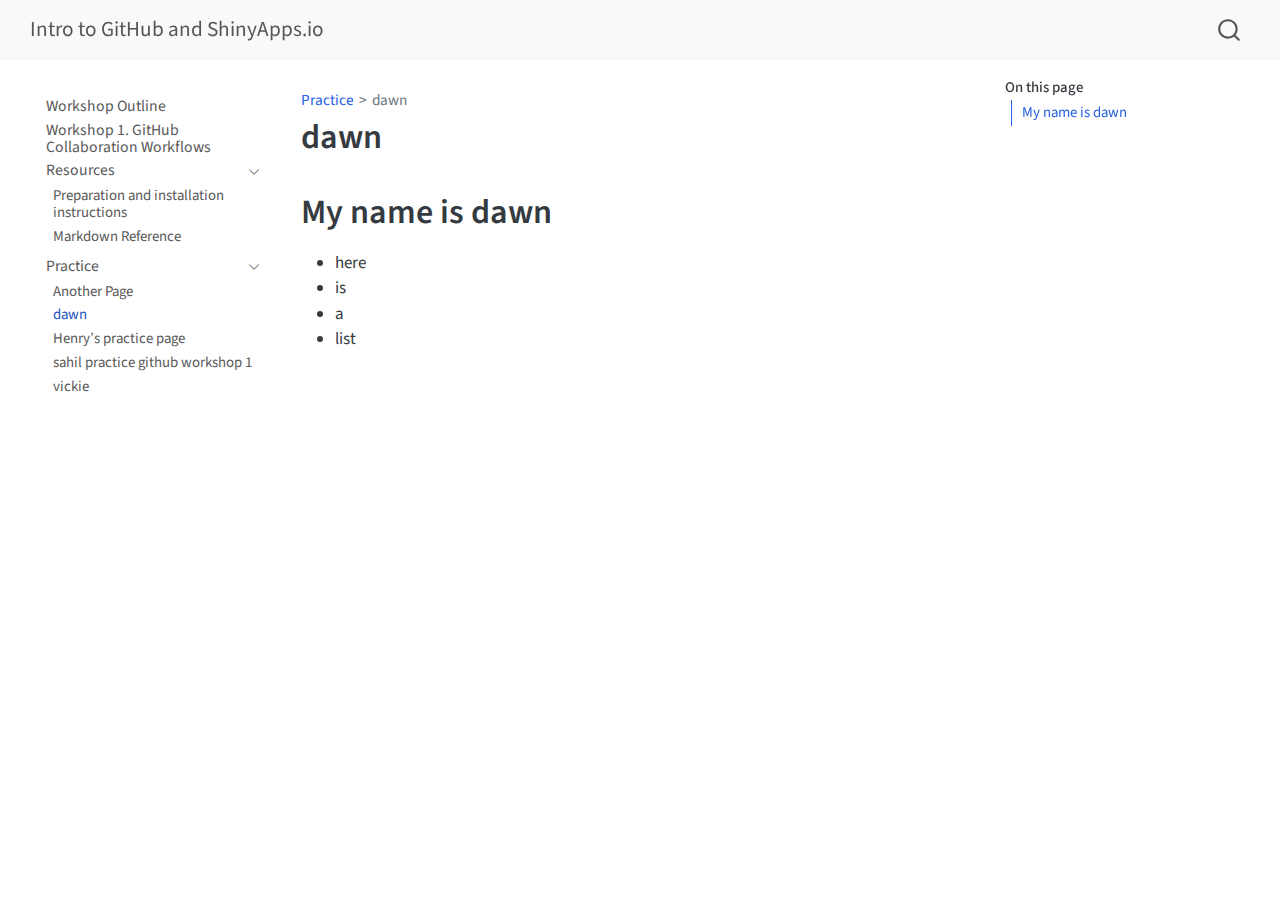
<file: practice/dawn.html>
<!DOCTYPE html>
<html xmlns="http://www.w3.org/1999/xhtml" lang="en" xml:lang="en"><head>

<meta charset="utf-8">
<meta name="generator" content="quarto-1.6.40">

<meta name="viewport" content="width=device-width, initial-scale=1.0, user-scalable=yes">


<title>dawn – Intro to GitHub and ShinyApps.io</title>
<style>
code{white-space: pre-wrap;}
span.smallcaps{font-variant: small-caps;}
div.columns{display: flex; gap: min(4vw, 1.5em);}
div.column{flex: auto; overflow-x: auto;}
div.hanging-indent{margin-left: 1.5em; text-indent: -1.5em;}
ul.task-list{list-style: none;}
ul.task-list li input[type="checkbox"] {
  width: 0.8em;
  margin: 0 0.8em 0.2em -1em; /* quarto-specific, see https://github.com/quarto-dev/quarto-cli/issues/4556 */ 
  vertical-align: middle;
}
</style>


<script src="../site_libs/quarto-nav/quarto-nav.js"></script>
<script src="../site_libs/quarto-nav/headroom.min.js"></script>
<script src="../site_libs/clipboard/clipboard.min.js"></script>
<script src="../site_libs/quarto-search/autocomplete.umd.js"></script>
<script src="../site_libs/quarto-search/fuse.min.js"></script>
<script src="../site_libs/quarto-search/quarto-search.js"></script>
<meta name="quarto:offset" content="../">
<script src="../site_libs/quarto-html/quarto.js"></script>
<script src="../site_libs/quarto-html/popper.min.js"></script>
<script src="../site_libs/quarto-html/tippy.umd.min.js"></script>
<script src="../site_libs/quarto-html/anchor.min.js"></script>
<link href="../site_libs/quarto-html/tippy.css" rel="stylesheet">
<link href="../site_libs/quarto-html/quarto-syntax-highlighting-549806ee2085284f45b00abea8c6df48.css" rel="stylesheet" id="quarto-text-highlighting-styles">
<script src="../site_libs/bootstrap/bootstrap.min.js"></script>
<link href="../site_libs/bootstrap/bootstrap-icons.css" rel="stylesheet">
<link href="../site_libs/bootstrap/bootstrap-5027bf1c1f92ac6615724d89c8213d6a.min.css" rel="stylesheet" append-hash="true" id="quarto-bootstrap" data-mode="light">
<script id="quarto-search-options" type="application/json">{
  "location": "navbar",
  "copy-button": false,
  "collapse-after": 3,
  "panel-placement": "end",
  "type": "overlay",
  "limit": 50,
  "keyboard-shortcut": [
    "f",
    "/",
    "s"
  ],
  "show-item-context": false,
  "language": {
    "search-no-results-text": "No results",
    "search-matching-documents-text": "matching documents",
    "search-copy-link-title": "Copy link to search",
    "search-hide-matches-text": "Hide additional matches",
    "search-more-match-text": "more match in this document",
    "search-more-matches-text": "more matches in this document",
    "search-clear-button-title": "Clear",
    "search-text-placeholder": "",
    "search-detached-cancel-button-title": "Cancel",
    "search-submit-button-title": "Submit",
    "search-label": "Search"
  }
}</script>


<link rel="stylesheet" href="../styles.css">
</head>

<body class="nav-sidebar floating nav-fixed">

<div id="quarto-search-results"></div>
  <header id="quarto-header" class="headroom fixed-top">
    <nav class="navbar navbar-expand-lg " data-bs-theme="dark">
      <div class="navbar-container container-fluid">
      <div class="navbar-brand-container mx-auto">
    <a class="navbar-brand" href="../index.html">
    <span class="navbar-title">Intro to GitHub and ShinyApps.io</span>
    </a>
  </div>
        <div class="quarto-navbar-tools tools-end">
</div>
          <div id="quarto-search" class="" title="Search"></div>
      </div> <!-- /container-fluid -->
    </nav>
  <nav class="quarto-secondary-nav">
    <div class="container-fluid d-flex">
      <button type="button" class="quarto-btn-toggle btn" data-bs-toggle="collapse" role="button" data-bs-target=".quarto-sidebar-collapse-item" aria-controls="quarto-sidebar" aria-expanded="false" aria-label="Toggle sidebar navigation" onclick="if (window.quartoToggleHeadroom) { window.quartoToggleHeadroom(); }">
        <i class="bi bi-layout-text-sidebar-reverse"></i>
      </button>
        <nav class="quarto-page-breadcrumbs" aria-label="breadcrumb"><ol class="breadcrumb"><li class="breadcrumb-item"><a href="../practice/index.html">Practice</a></li><li class="breadcrumb-item"><a href="../practice/dawn.html">dawn</a></li></ol></nav>
        <a class="flex-grow-1" role="navigation" data-bs-toggle="collapse" data-bs-target=".quarto-sidebar-collapse-item" aria-controls="quarto-sidebar" aria-expanded="false" aria-label="Toggle sidebar navigation" onclick="if (window.quartoToggleHeadroom) { window.quartoToggleHeadroom(); }">      
        </a>
    </div>
  </nav>
</header>
<!-- content -->
<div id="quarto-content" class="quarto-container page-columns page-rows-contents page-layout-article page-navbar">
<!-- sidebar -->
  <nav id="quarto-sidebar" class="sidebar collapse collapse-horizontal quarto-sidebar-collapse-item sidebar-navigation floating overflow-auto">
    <div class="sidebar-menu-container"> 
    <ul class="list-unstyled mt-1">
        <li class="sidebar-item">
  <div class="sidebar-item-container"> 
  <a href="../index.html" class="sidebar-item-text sidebar-link">
 <span class="menu-text">Workshop Outline</span></a>
  </div>
</li>
        <li class="sidebar-item">
  <div class="sidebar-item-container"> 
  <a href="../01-github-collaboration-workflows.html" class="sidebar-item-text sidebar-link">
 <span class="menu-text">Workshop 1. GitHub Collaboration Workflows</span></a>
  </div>
</li>
        <li class="sidebar-item sidebar-item-section">
      <div class="sidebar-item-container"> 
            <a class="sidebar-item-text sidebar-link text-start" data-bs-toggle="collapse" data-bs-target="#quarto-sidebar-section-1" role="navigation" aria-expanded="true">
 <span class="menu-text">Resources</span></a>
          <a class="sidebar-item-toggle text-start" data-bs-toggle="collapse" data-bs-target="#quarto-sidebar-section-1" role="navigation" aria-expanded="true" aria-label="Toggle section">
            <i class="bi bi-chevron-right ms-2"></i>
          </a> 
      </div>
      <ul id="quarto-sidebar-section-1" class="collapse list-unstyled sidebar-section depth1 show">  
          <li class="sidebar-item">
  <div class="sidebar-item-container"> 
  <a href="../preparation/" class="sidebar-item-text sidebar-link">
 <span class="menu-text">Preparation and installation instructions</span></a>
  </div>
</li>
          <li class="sidebar-item">
  <div class="sidebar-item-container"> 
  <a href="../preparation/markdown-reference.html" class="sidebar-item-text sidebar-link">
 <span class="menu-text">Markdown Reference</span></a>
  </div>
</li>
      </ul>
  </li>
        <li class="sidebar-item sidebar-item-section">
      <div class="sidebar-item-container"> 
            <a href="../practice/index.html" class="sidebar-item-text sidebar-link">
 <span class="menu-text">Practice</span></a>
          <a class="sidebar-item-toggle text-start" data-bs-toggle="collapse" data-bs-target="#quarto-sidebar-section-2" role="navigation" aria-expanded="true" aria-label="Toggle section">
            <i class="bi bi-chevron-right ms-2"></i>
          </a> 
      </div>
      <ul id="quarto-sidebar-section-2" class="collapse list-unstyled sidebar-section depth1 show">  
          <li class="sidebar-item">
  <div class="sidebar-item-container"> 
  <a href="../practice/another.html" class="sidebar-item-text sidebar-link">
 <span class="menu-text">Another Page</span></a>
  </div>
</li>
          <li class="sidebar-item">
  <div class="sidebar-item-container"> 
  <a href="../practice/dawn.html" class="sidebar-item-text sidebar-link active">
 <span class="menu-text">dawn</span></a>
  </div>
</li>
          <li class="sidebar-item">
  <div class="sidebar-item-container"> 
  <a href="../practice/henry.html" class="sidebar-item-text sidebar-link">
 <span class="menu-text">Henry’s practice page</span></a>
  </div>
</li>
          <li class="sidebar-item">
  <div class="sidebar-item-container"> 
  <a href="../practice/sahil.html" class="sidebar-item-text sidebar-link">
 <span class="menu-text">sahil practice github workshop 1</span></a>
  </div>
</li>
          <li class="sidebar-item">
  <div class="sidebar-item-container"> 
  <a href="../practice/vickie.html" class="sidebar-item-text sidebar-link">
 <span class="menu-text">vickie</span></a>
  </div>
</li>
      </ul>
  </li>
    </ul>
    </div>
</nav>
<div id="quarto-sidebar-glass" class="quarto-sidebar-collapse-item" data-bs-toggle="collapse" data-bs-target=".quarto-sidebar-collapse-item"></div>
<!-- margin-sidebar -->
    <div id="quarto-margin-sidebar" class="sidebar margin-sidebar">
        <nav id="TOC" role="doc-toc" class="toc-active">
    <h2 id="toc-title">On this page</h2>
   
  <ul>
  <li><a href="#my-name-is-dawn" id="toc-my-name-is-dawn" class="nav-link active" data-scroll-target="#my-name-is-dawn">My name is dawn</a></li>
  </ul>
</nav>
    </div>
<!-- main -->
<main class="content" id="quarto-document-content">

<header id="title-block-header" class="quarto-title-block default"><nav class="quarto-page-breadcrumbs quarto-title-breadcrumbs d-none d-lg-block" aria-label="breadcrumb"><ol class="breadcrumb"><li class="breadcrumb-item"><a href="../practice/index.html">Practice</a></li><li class="breadcrumb-item"><a href="../practice/dawn.html">dawn</a></li></ol></nav>
<div class="quarto-title">
<h1 class="title">dawn</h1>
</div>



<div class="quarto-title-meta">

    
  
    
  </div>
  


</header>


<section id="my-name-is-dawn" class="level1">
<h1>My name is dawn</h1>
<ul>
<li>here</li>
<li>is</li>
<li>a</li>
<li>list</li>
</ul>


</section>

</main> <!-- /main -->
<script id="quarto-html-after-body" type="application/javascript">
window.document.addEventListener("DOMContentLoaded", function (event) {
  const toggleBodyColorMode = (bsSheetEl) => {
    const mode = bsSheetEl.getAttribute("data-mode");
    const bodyEl = window.document.querySelector("body");
    if (mode === "dark") {
      bodyEl.classList.add("quarto-dark");
      bodyEl.classList.remove("quarto-light");
    } else {
      bodyEl.classList.add("quarto-light");
      bodyEl.classList.remove("quarto-dark");
    }
  }
  const toggleBodyColorPrimary = () => {
    const bsSheetEl = window.document.querySelector("link#quarto-bootstrap");
    if (bsSheetEl) {
      toggleBodyColorMode(bsSheetEl);
    }
  }
  toggleBodyColorPrimary();  
  const icon = "";
  const anchorJS = new window.AnchorJS();
  anchorJS.options = {
    placement: 'right',
    icon: icon
  };
  anchorJS.add('.anchored');
  const isCodeAnnotation = (el) => {
    for (const clz of el.classList) {
      if (clz.startsWith('code-annotation-')) {                     
        return true;
      }
    }
    return false;
  }
  const onCopySuccess = function(e) {
    // button target
    const button = e.trigger;
    // don't keep focus
    button.blur();
    // flash "checked"
    button.classList.add('code-copy-button-checked');
    var currentTitle = button.getAttribute("title");
    button.setAttribute("title", "Copied!");
    let tooltip;
    if (window.bootstrap) {
      button.setAttribute("data-bs-toggle", "tooltip");
      button.setAttribute("data-bs-placement", "left");
      button.setAttribute("data-bs-title", "Copied!");
      tooltip = new bootstrap.Tooltip(button, 
        { trigger: "manual", 
          customClass: "code-copy-button-tooltip",
          offset: [0, -8]});
      tooltip.show();    
    }
    setTimeout(function() {
      if (tooltip) {
        tooltip.hide();
        button.removeAttribute("data-bs-title");
        button.removeAttribute("data-bs-toggle");
        button.removeAttribute("data-bs-placement");
      }
      button.setAttribute("title", currentTitle);
      button.classList.remove('code-copy-button-checked');
    }, 1000);
    // clear code selection
    e.clearSelection();
  }
  const getTextToCopy = function(trigger) {
      const codeEl = trigger.previousElementSibling.cloneNode(true);
      for (const childEl of codeEl.children) {
        if (isCodeAnnotation(childEl)) {
          childEl.remove();
        }
      }
      return codeEl.innerText;
  }
  const clipboard = new window.ClipboardJS('.code-copy-button:not([data-in-quarto-modal])', {
    text: getTextToCopy
  });
  clipboard.on('success', onCopySuccess);
  if (window.document.getElementById('quarto-embedded-source-code-modal')) {
    const clipboardModal = new window.ClipboardJS('.code-copy-button[data-in-quarto-modal]', {
      text: getTextToCopy,
      container: window.document.getElementById('quarto-embedded-source-code-modal')
    });
    clipboardModal.on('success', onCopySuccess);
  }
    var localhostRegex = new RegExp(/^(?:http|https):\/\/localhost\:?[0-9]*\//);
    var mailtoRegex = new RegExp(/^mailto:/);
      var filterRegex = new RegExp("https:\/\/dawnbcgov\.github\.io\/aq-intro-to-github-shinyapps\/");
    var isInternal = (href) => {
        return filterRegex.test(href) || localhostRegex.test(href) || mailtoRegex.test(href);
    }
    // Inspect non-navigation links and adorn them if external
 	var links = window.document.querySelectorAll('a[href]:not(.nav-link):not(.navbar-brand):not(.toc-action):not(.sidebar-link):not(.sidebar-item-toggle):not(.pagination-link):not(.no-external):not([aria-hidden]):not(.dropdown-item):not(.quarto-navigation-tool):not(.about-link)');
    for (var i=0; i<links.length; i++) {
      const link = links[i];
      if (!isInternal(link.href)) {
        // undo the damage that might have been done by quarto-nav.js in the case of
        // links that we want to consider external
        if (link.dataset.originalHref !== undefined) {
          link.href = link.dataset.originalHref;
        }
      }
    }
  function tippyHover(el, contentFn, onTriggerFn, onUntriggerFn) {
    const config = {
      allowHTML: true,
      maxWidth: 500,
      delay: 100,
      arrow: false,
      appendTo: function(el) {
          return el.parentElement;
      },
      interactive: true,
      interactiveBorder: 10,
      theme: 'quarto',
      placement: 'bottom-start',
    };
    if (contentFn) {
      config.content = contentFn;
    }
    if (onTriggerFn) {
      config.onTrigger = onTriggerFn;
    }
    if (onUntriggerFn) {
      config.onUntrigger = onUntriggerFn;
    }
    window.tippy(el, config); 
  }
  const noterefs = window.document.querySelectorAll('a[role="doc-noteref"]');
  for (var i=0; i<noterefs.length; i++) {
    const ref = noterefs[i];
    tippyHover(ref, function() {
      // use id or data attribute instead here
      let href = ref.getAttribute('data-footnote-href') || ref.getAttribute('href');
      try { href = new URL(href).hash; } catch {}
      const id = href.replace(/^#\/?/, "");
      const note = window.document.getElementById(id);
      if (note) {
        return note.innerHTML;
      } else {
        return "";
      }
    });
  }
  const xrefs = window.document.querySelectorAll('a.quarto-xref');
  const processXRef = (id, note) => {
    // Strip column container classes
    const stripColumnClz = (el) => {
      el.classList.remove("page-full", "page-columns");
      if (el.children) {
        for (const child of el.children) {
          stripColumnClz(child);
        }
      }
    }
    stripColumnClz(note)
    if (id === null || id.startsWith('sec-')) {
      // Special case sections, only their first couple elements
      const container = document.createElement("div");
      if (note.children && note.children.length > 2) {
        container.appendChild(note.children[0].cloneNode(true));
        for (let i = 1; i < note.children.length; i++) {
          const child = note.children[i];
          if (child.tagName === "P" && child.innerText === "") {
            continue;
          } else {
            container.appendChild(child.cloneNode(true));
            break;
          }
        }
        if (window.Quarto?.typesetMath) {
          window.Quarto.typesetMath(container);
        }
        return container.innerHTML
      } else {
        if (window.Quarto?.typesetMath) {
          window.Quarto.typesetMath(note);
        }
        return note.innerHTML;
      }
    } else {
      // Remove any anchor links if they are present
      const anchorLink = note.querySelector('a.anchorjs-link');
      if (anchorLink) {
        anchorLink.remove();
      }
      if (window.Quarto?.typesetMath) {
        window.Quarto.typesetMath(note);
      }
      if (note.classList.contains("callout")) {
        return note.outerHTML;
      } else {
        return note.innerHTML;
      }
    }
  }
  for (var i=0; i<xrefs.length; i++) {
    const xref = xrefs[i];
    tippyHover(xref, undefined, function(instance) {
      instance.disable();
      let url = xref.getAttribute('href');
      let hash = undefined; 
      if (url.startsWith('#')) {
        hash = url;
      } else {
        try { hash = new URL(url).hash; } catch {}
      }
      if (hash) {
        const id = hash.replace(/^#\/?/, "");
        const note = window.document.getElementById(id);
        if (note !== null) {
          try {
            const html = processXRef(id, note.cloneNode(true));
            instance.setContent(html);
          } finally {
            instance.enable();
            instance.show();
          }
        } else {
          // See if we can fetch this
          fetch(url.split('#')[0])
          .then(res => res.text())
          .then(html => {
            const parser = new DOMParser();
            const htmlDoc = parser.parseFromString(html, "text/html");
            const note = htmlDoc.getElementById(id);
            if (note !== null) {
              const html = processXRef(id, note);
              instance.setContent(html);
            } 
          }).finally(() => {
            instance.enable();
            instance.show();
          });
        }
      } else {
        // See if we can fetch a full url (with no hash to target)
        // This is a special case and we should probably do some content thinning / targeting
        fetch(url)
        .then(res => res.text())
        .then(html => {
          const parser = new DOMParser();
          const htmlDoc = parser.parseFromString(html, "text/html");
          const note = htmlDoc.querySelector('main.content');
          if (note !== null) {
            // This should only happen for chapter cross references
            // (since there is no id in the URL)
            // remove the first header
            if (note.children.length > 0 && note.children[0].tagName === "HEADER") {
              note.children[0].remove();
            }
            const html = processXRef(null, note);
            instance.setContent(html);
          } 
        }).finally(() => {
          instance.enable();
          instance.show();
        });
      }
    }, function(instance) {
    });
  }
      let selectedAnnoteEl;
      const selectorForAnnotation = ( cell, annotation) => {
        let cellAttr = 'data-code-cell="' + cell + '"';
        let lineAttr = 'data-code-annotation="' +  annotation + '"';
        const selector = 'span[' + cellAttr + '][' + lineAttr + ']';
        return selector;
      }
      const selectCodeLines = (annoteEl) => {
        const doc = window.document;
        const targetCell = annoteEl.getAttribute("data-target-cell");
        const targetAnnotation = annoteEl.getAttribute("data-target-annotation");
        const annoteSpan = window.document.querySelector(selectorForAnnotation(targetCell, targetAnnotation));
        const lines = annoteSpan.getAttribute("data-code-lines").split(",");
        const lineIds = lines.map((line) => {
          return targetCell + "-" + line;
        })
        let top = null;
        let height = null;
        let parent = null;
        if (lineIds.length > 0) {
            //compute the position of the single el (top and bottom and make a div)
            const el = window.document.getElementById(lineIds[0]);
            top = el.offsetTop;
            height = el.offsetHeight;
            parent = el.parentElement.parentElement;
          if (lineIds.length > 1) {
            const lastEl = window.document.getElementById(lineIds[lineIds.length - 1]);
            const bottom = lastEl.offsetTop + lastEl.offsetHeight;
            height = bottom - top;
          }
          if (top !== null && height !== null && parent !== null) {
            // cook up a div (if necessary) and position it 
            let div = window.document.getElementById("code-annotation-line-highlight");
            if (div === null) {
              div = window.document.createElement("div");
              div.setAttribute("id", "code-annotation-line-highlight");
              div.style.position = 'absolute';
              parent.appendChild(div);
            }
            div.style.top = top - 2 + "px";
            div.style.height = height + 4 + "px";
            div.style.left = 0;
            let gutterDiv = window.document.getElementById("code-annotation-line-highlight-gutter");
            if (gutterDiv === null) {
              gutterDiv = window.document.createElement("div");
              gutterDiv.setAttribute("id", "code-annotation-line-highlight-gutter");
              gutterDiv.style.position = 'absolute';
              const codeCell = window.document.getElementById(targetCell);
              const gutter = codeCell.querySelector('.code-annotation-gutter');
              gutter.appendChild(gutterDiv);
            }
            gutterDiv.style.top = top - 2 + "px";
            gutterDiv.style.height = height + 4 + "px";
          }
          selectedAnnoteEl = annoteEl;
        }
      };
      const unselectCodeLines = () => {
        const elementsIds = ["code-annotation-line-highlight", "code-annotation-line-highlight-gutter"];
        elementsIds.forEach((elId) => {
          const div = window.document.getElementById(elId);
          if (div) {
            div.remove();
          }
        });
        selectedAnnoteEl = undefined;
      };
        // Handle positioning of the toggle
    window.addEventListener(
      "resize",
      throttle(() => {
        elRect = undefined;
        if (selectedAnnoteEl) {
          selectCodeLines(selectedAnnoteEl);
        }
      }, 10)
    );
    function throttle(fn, ms) {
    let throttle = false;
    let timer;
      return (...args) => {
        if(!throttle) { // first call gets through
            fn.apply(this, args);
            throttle = true;
        } else { // all the others get throttled
            if(timer) clearTimeout(timer); // cancel #2
            timer = setTimeout(() => {
              fn.apply(this, args);
              timer = throttle = false;
            }, ms);
        }
      };
    }
      // Attach click handler to the DT
      const annoteDls = window.document.querySelectorAll('dt[data-target-cell]');
      for (const annoteDlNode of annoteDls) {
        annoteDlNode.addEventListener('click', (event) => {
          const clickedEl = event.target;
          if (clickedEl !== selectedAnnoteEl) {
            unselectCodeLines();
            const activeEl = window.document.querySelector('dt[data-target-cell].code-annotation-active');
            if (activeEl) {
              activeEl.classList.remove('code-annotation-active');
            }
            selectCodeLines(clickedEl);
            clickedEl.classList.add('code-annotation-active');
          } else {
            // Unselect the line
            unselectCodeLines();
            clickedEl.classList.remove('code-annotation-active');
          }
        });
      }
  const findCites = (el) => {
    const parentEl = el.parentElement;
    if (parentEl) {
      const cites = parentEl.dataset.cites;
      if (cites) {
        return {
          el,
          cites: cites.split(' ')
        };
      } else {
        return findCites(el.parentElement)
      }
    } else {
      return undefined;
    }
  };
  var bibliorefs = window.document.querySelectorAll('a[role="doc-biblioref"]');
  for (var i=0; i<bibliorefs.length; i++) {
    const ref = bibliorefs[i];
    const citeInfo = findCites(ref);
    if (citeInfo) {
      tippyHover(citeInfo.el, function() {
        var popup = window.document.createElement('div');
        citeInfo.cites.forEach(function(cite) {
          var citeDiv = window.document.createElement('div');
          citeDiv.classList.add('hanging-indent');
          citeDiv.classList.add('csl-entry');
          var biblioDiv = window.document.getElementById('ref-' + cite);
          if (biblioDiv) {
            citeDiv.innerHTML = biblioDiv.innerHTML;
          }
          popup.appendChild(citeDiv);
        });
        return popup.innerHTML;
      });
    }
  }
});
</script>
</div> <!-- /content -->




</body></html>
</file>
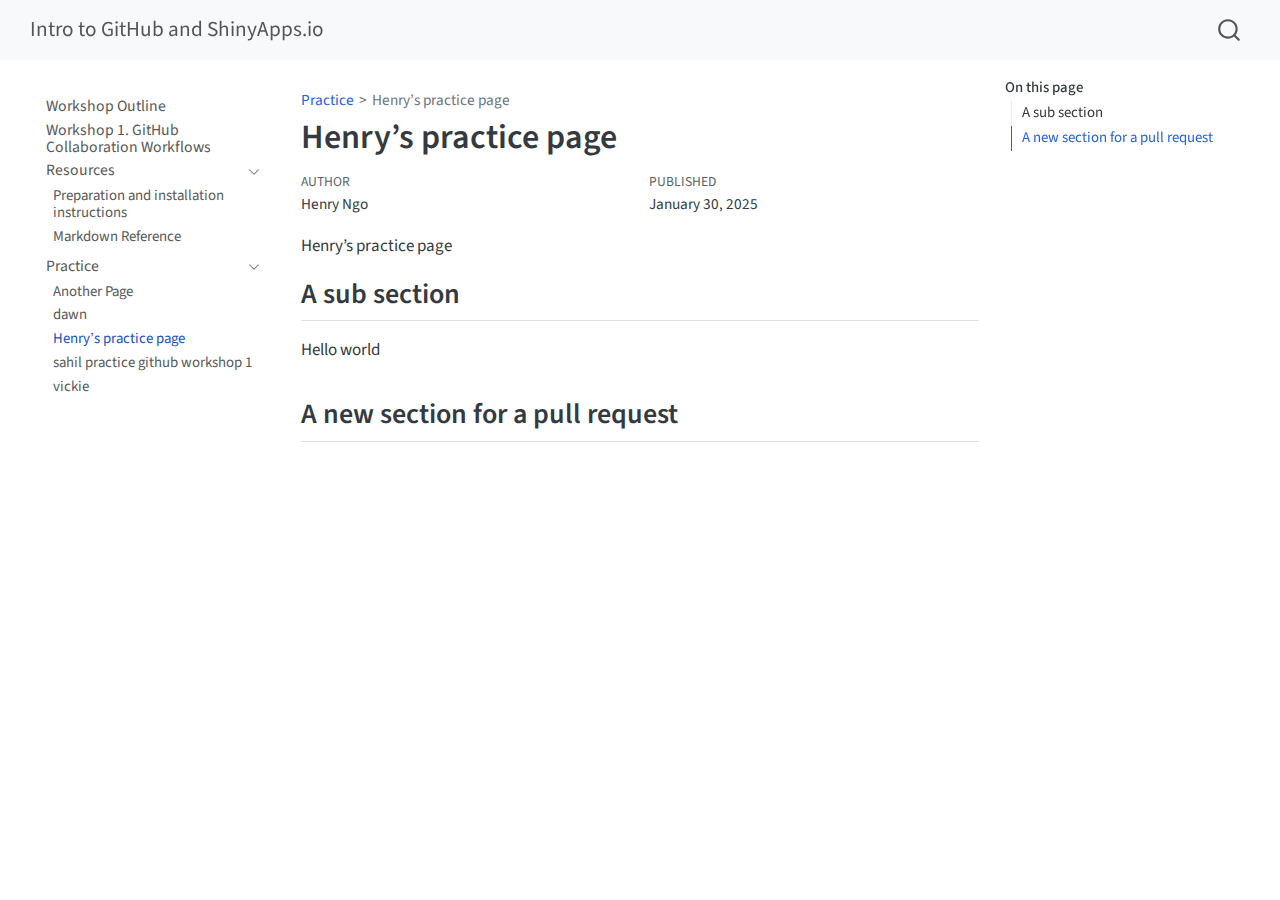
<file: practice/henry.html>
<!DOCTYPE html>
<html xmlns="http://www.w3.org/1999/xhtml" lang="en" xml:lang="en"><head>

<meta charset="utf-8">
<meta name="generator" content="quarto-1.6.40">

<meta name="viewport" content="width=device-width, initial-scale=1.0, user-scalable=yes">

<meta name="author" content="Henry Ngo">
<meta name="dcterms.date" content="2025-01-30">

<title>Henry’s practice page – Intro to GitHub and ShinyApps.io</title>
<style>
code{white-space: pre-wrap;}
span.smallcaps{font-variant: small-caps;}
div.columns{display: flex; gap: min(4vw, 1.5em);}
div.column{flex: auto; overflow-x: auto;}
div.hanging-indent{margin-left: 1.5em; text-indent: -1.5em;}
ul.task-list{list-style: none;}
ul.task-list li input[type="checkbox"] {
  width: 0.8em;
  margin: 0 0.8em 0.2em -1em; /* quarto-specific, see https://github.com/quarto-dev/quarto-cli/issues/4556 */ 
  vertical-align: middle;
}
</style>


<script src="../site_libs/quarto-nav/quarto-nav.js"></script>
<script src="../site_libs/quarto-nav/headroom.min.js"></script>
<script src="../site_libs/clipboard/clipboard.min.js"></script>
<script src="../site_libs/quarto-search/autocomplete.umd.js"></script>
<script src="../site_libs/quarto-search/fuse.min.js"></script>
<script src="../site_libs/quarto-search/quarto-search.js"></script>
<meta name="quarto:offset" content="../">
<script src="../site_libs/quarto-html/quarto.js"></script>
<script src="../site_libs/quarto-html/popper.min.js"></script>
<script src="../site_libs/quarto-html/tippy.umd.min.js"></script>
<script src="../site_libs/quarto-html/anchor.min.js"></script>
<link href="../site_libs/quarto-html/tippy.css" rel="stylesheet">
<link href="../site_libs/quarto-html/quarto-syntax-highlighting-549806ee2085284f45b00abea8c6df48.css" rel="stylesheet" id="quarto-text-highlighting-styles">
<script src="../site_libs/bootstrap/bootstrap.min.js"></script>
<link href="../site_libs/bootstrap/bootstrap-icons.css" rel="stylesheet">
<link href="../site_libs/bootstrap/bootstrap-5027bf1c1f92ac6615724d89c8213d6a.min.css" rel="stylesheet" append-hash="true" id="quarto-bootstrap" data-mode="light">
<script id="quarto-search-options" type="application/json">{
  "location": "navbar",
  "copy-button": false,
  "collapse-after": 3,
  "panel-placement": "end",
  "type": "overlay",
  "limit": 50,
  "keyboard-shortcut": [
    "f",
    "/",
    "s"
  ],
  "show-item-context": false,
  "language": {
    "search-no-results-text": "No results",
    "search-matching-documents-text": "matching documents",
    "search-copy-link-title": "Copy link to search",
    "search-hide-matches-text": "Hide additional matches",
    "search-more-match-text": "more match in this document",
    "search-more-matches-text": "more matches in this document",
    "search-clear-button-title": "Clear",
    "search-text-placeholder": "",
    "search-detached-cancel-button-title": "Cancel",
    "search-submit-button-title": "Submit",
    "search-label": "Search"
  }
}</script>


<link rel="stylesheet" href="../styles.css">
</head>

<body class="nav-sidebar floating nav-fixed">

<div id="quarto-search-results"></div>
  <header id="quarto-header" class="headroom fixed-top">
    <nav class="navbar navbar-expand-lg " data-bs-theme="dark">
      <div class="navbar-container container-fluid">
      <div class="navbar-brand-container mx-auto">
    <a class="navbar-brand" href="../index.html">
    <span class="navbar-title">Intro to GitHub and ShinyApps.io</span>
    </a>
  </div>
        <div class="quarto-navbar-tools tools-end">
</div>
          <div id="quarto-search" class="" title="Search"></div>
      </div> <!-- /container-fluid -->
    </nav>
  <nav class="quarto-secondary-nav">
    <div class="container-fluid d-flex">
      <button type="button" class="quarto-btn-toggle btn" data-bs-toggle="collapse" role="button" data-bs-target=".quarto-sidebar-collapse-item" aria-controls="quarto-sidebar" aria-expanded="false" aria-label="Toggle sidebar navigation" onclick="if (window.quartoToggleHeadroom) { window.quartoToggleHeadroom(); }">
        <i class="bi bi-layout-text-sidebar-reverse"></i>
      </button>
        <nav class="quarto-page-breadcrumbs" aria-label="breadcrumb"><ol class="breadcrumb"><li class="breadcrumb-item"><a href="../practice/index.html">Practice</a></li><li class="breadcrumb-item"><a href="../practice/henry.html">Henry’s practice page</a></li></ol></nav>
        <a class="flex-grow-1" role="navigation" data-bs-toggle="collapse" data-bs-target=".quarto-sidebar-collapse-item" aria-controls="quarto-sidebar" aria-expanded="false" aria-label="Toggle sidebar navigation" onclick="if (window.quartoToggleHeadroom) { window.quartoToggleHeadroom(); }">      
        </a>
    </div>
  </nav>
</header>
<!-- content -->
<div id="quarto-content" class="quarto-container page-columns page-rows-contents page-layout-article page-navbar">
<!-- sidebar -->
  <nav id="quarto-sidebar" class="sidebar collapse collapse-horizontal quarto-sidebar-collapse-item sidebar-navigation floating overflow-auto">
    <div class="sidebar-menu-container"> 
    <ul class="list-unstyled mt-1">
        <li class="sidebar-item">
  <div class="sidebar-item-container"> 
  <a href="../index.html" class="sidebar-item-text sidebar-link">
 <span class="menu-text">Workshop Outline</span></a>
  </div>
</li>
        <li class="sidebar-item">
  <div class="sidebar-item-container"> 
  <a href="../01-github-collaboration-workflows.html" class="sidebar-item-text sidebar-link">
 <span class="menu-text">Workshop 1. GitHub Collaboration Workflows</span></a>
  </div>
</li>
        <li class="sidebar-item sidebar-item-section">
      <div class="sidebar-item-container"> 
            <a class="sidebar-item-text sidebar-link text-start" data-bs-toggle="collapse" data-bs-target="#quarto-sidebar-section-1" role="navigation" aria-expanded="true">
 <span class="menu-text">Resources</span></a>
          <a class="sidebar-item-toggle text-start" data-bs-toggle="collapse" data-bs-target="#quarto-sidebar-section-1" role="navigation" aria-expanded="true" aria-label="Toggle section">
            <i class="bi bi-chevron-right ms-2"></i>
          </a> 
      </div>
      <ul id="quarto-sidebar-section-1" class="collapse list-unstyled sidebar-section depth1 show">  
          <li class="sidebar-item">
  <div class="sidebar-item-container"> 
  <a href="../preparation/" class="sidebar-item-text sidebar-link">
 <span class="menu-text">Preparation and installation instructions</span></a>
  </div>
</li>
          <li class="sidebar-item">
  <div class="sidebar-item-container"> 
  <a href="../preparation/markdown-reference.html" class="sidebar-item-text sidebar-link">
 <span class="menu-text">Markdown Reference</span></a>
  </div>
</li>
      </ul>
  </li>
        <li class="sidebar-item sidebar-item-section">
      <div class="sidebar-item-container"> 
            <a href="../practice/index.html" class="sidebar-item-text sidebar-link">
 <span class="menu-text">Practice</span></a>
          <a class="sidebar-item-toggle text-start" data-bs-toggle="collapse" data-bs-target="#quarto-sidebar-section-2" role="navigation" aria-expanded="true" aria-label="Toggle section">
            <i class="bi bi-chevron-right ms-2"></i>
          </a> 
      </div>
      <ul id="quarto-sidebar-section-2" class="collapse list-unstyled sidebar-section depth1 show">  
          <li class="sidebar-item">
  <div class="sidebar-item-container"> 
  <a href="../practice/another.html" class="sidebar-item-text sidebar-link">
 <span class="menu-text">Another Page</span></a>
  </div>
</li>
          <li class="sidebar-item">
  <div class="sidebar-item-container"> 
  <a href="../practice/dawn.html" class="sidebar-item-text sidebar-link">
 <span class="menu-text">dawn</span></a>
  </div>
</li>
          <li class="sidebar-item">
  <div class="sidebar-item-container"> 
  <a href="../practice/henry.html" class="sidebar-item-text sidebar-link active">
 <span class="menu-text">Henry’s practice page</span></a>
  </div>
</li>
          <li class="sidebar-item">
  <div class="sidebar-item-container"> 
  <a href="../practice/sahil.html" class="sidebar-item-text sidebar-link">
 <span class="menu-text">sahil practice github workshop 1</span></a>
  </div>
</li>
          <li class="sidebar-item">
  <div class="sidebar-item-container"> 
  <a href="../practice/vickie.html" class="sidebar-item-text sidebar-link">
 <span class="menu-text">vickie</span></a>
  </div>
</li>
      </ul>
  </li>
    </ul>
    </div>
</nav>
<div id="quarto-sidebar-glass" class="quarto-sidebar-collapse-item" data-bs-toggle="collapse" data-bs-target=".quarto-sidebar-collapse-item"></div>
<!-- margin-sidebar -->
    <div id="quarto-margin-sidebar" class="sidebar margin-sidebar">
        <nav id="TOC" role="doc-toc" class="toc-active">
    <h2 id="toc-title">On this page</h2>
   
  <ul>
  <li><a href="#a-sub-section" id="toc-a-sub-section" class="nav-link active" data-scroll-target="#a-sub-section">A sub section</a></li>
  <li><a href="#a-new-section-for-a-pull-request" id="toc-a-new-section-for-a-pull-request" class="nav-link" data-scroll-target="#a-new-section-for-a-pull-request">A new section for a pull request</a></li>
  </ul>
</nav>
    </div>
<!-- main -->
<main class="content" id="quarto-document-content">

<header id="title-block-header" class="quarto-title-block default"><nav class="quarto-page-breadcrumbs quarto-title-breadcrumbs d-none d-lg-block" aria-label="breadcrumb"><ol class="breadcrumb"><li class="breadcrumb-item"><a href="../practice/index.html">Practice</a></li><li class="breadcrumb-item"><a href="../practice/henry.html">Henry’s practice page</a></li></ol></nav>
<div class="quarto-title">
<h1 class="title">Henry’s practice page</h1>
</div>



<div class="quarto-title-meta">

    <div>
    <div class="quarto-title-meta-heading">Author</div>
    <div class="quarto-title-meta-contents">
             <p>Henry Ngo </p>
          </div>
  </div>
    
    <div>
    <div class="quarto-title-meta-heading">Published</div>
    <div class="quarto-title-meta-contents">
      <p class="date">January 30, 2025</p>
    </div>
  </div>
  
    
  </div>
  


</header>


<p>Henry’s practice page</p>
<section id="a-sub-section" class="level2">
<h2 class="anchored" data-anchor-id="a-sub-section">A sub section</h2>
<p>Hello world</p>
</section>
<section id="a-new-section-for-a-pull-request" class="level2">
<h2 class="anchored" data-anchor-id="a-new-section-for-a-pull-request">A new section for a pull request</h2>


</section>

</main> <!-- /main -->
<script id="quarto-html-after-body" type="application/javascript">
window.document.addEventListener("DOMContentLoaded", function (event) {
  const toggleBodyColorMode = (bsSheetEl) => {
    const mode = bsSheetEl.getAttribute("data-mode");
    const bodyEl = window.document.querySelector("body");
    if (mode === "dark") {
      bodyEl.classList.add("quarto-dark");
      bodyEl.classList.remove("quarto-light");
    } else {
      bodyEl.classList.add("quarto-light");
      bodyEl.classList.remove("quarto-dark");
    }
  }
  const toggleBodyColorPrimary = () => {
    const bsSheetEl = window.document.querySelector("link#quarto-bootstrap");
    if (bsSheetEl) {
      toggleBodyColorMode(bsSheetEl);
    }
  }
  toggleBodyColorPrimary();  
  const icon = "";
  const anchorJS = new window.AnchorJS();
  anchorJS.options = {
    placement: 'right',
    icon: icon
  };
  anchorJS.add('.anchored');
  const isCodeAnnotation = (el) => {
    for (const clz of el.classList) {
      if (clz.startsWith('code-annotation-')) {                     
        return true;
      }
    }
    return false;
  }
  const onCopySuccess = function(e) {
    // button target
    const button = e.trigger;
    // don't keep focus
    button.blur();
    // flash "checked"
    button.classList.add('code-copy-button-checked');
    var currentTitle = button.getAttribute("title");
    button.setAttribute("title", "Copied!");
    let tooltip;
    if (window.bootstrap) {
      button.setAttribute("data-bs-toggle", "tooltip");
      button.setAttribute("data-bs-placement", "left");
      button.setAttribute("data-bs-title", "Copied!");
      tooltip = new bootstrap.Tooltip(button, 
        { trigger: "manual", 
          customClass: "code-copy-button-tooltip",
          offset: [0, -8]});
      tooltip.show();    
    }
    setTimeout(function() {
      if (tooltip) {
        tooltip.hide();
        button.removeAttribute("data-bs-title");
        button.removeAttribute("data-bs-toggle");
        button.removeAttribute("data-bs-placement");
      }
      button.setAttribute("title", currentTitle);
      button.classList.remove('code-copy-button-checked');
    }, 1000);
    // clear code selection
    e.clearSelection();
  }
  const getTextToCopy = function(trigger) {
      const codeEl = trigger.previousElementSibling.cloneNode(true);
      for (const childEl of codeEl.children) {
        if (isCodeAnnotation(childEl)) {
          childEl.remove();
        }
      }
      return codeEl.innerText;
  }
  const clipboard = new window.ClipboardJS('.code-copy-button:not([data-in-quarto-modal])', {
    text: getTextToCopy
  });
  clipboard.on('success', onCopySuccess);
  if (window.document.getElementById('quarto-embedded-source-code-modal')) {
    const clipboardModal = new window.ClipboardJS('.code-copy-button[data-in-quarto-modal]', {
      text: getTextToCopy,
      container: window.document.getElementById('quarto-embedded-source-code-modal')
    });
    clipboardModal.on('success', onCopySuccess);
  }
    var localhostRegex = new RegExp(/^(?:http|https):\/\/localhost\:?[0-9]*\//);
    var mailtoRegex = new RegExp(/^mailto:/);
      var filterRegex = new RegExp("https:\/\/dawnbcgov\.github\.io\/aq-intro-to-github-shinyapps\/");
    var isInternal = (href) => {
        return filterRegex.test(href) || localhostRegex.test(href) || mailtoRegex.test(href);
    }
    // Inspect non-navigation links and adorn them if external
 	var links = window.document.querySelectorAll('a[href]:not(.nav-link):not(.navbar-brand):not(.toc-action):not(.sidebar-link):not(.sidebar-item-toggle):not(.pagination-link):not(.no-external):not([aria-hidden]):not(.dropdown-item):not(.quarto-navigation-tool):not(.about-link)');
    for (var i=0; i<links.length; i++) {
      const link = links[i];
      if (!isInternal(link.href)) {
        // undo the damage that might have been done by quarto-nav.js in the case of
        // links that we want to consider external
        if (link.dataset.originalHref !== undefined) {
          link.href = link.dataset.originalHref;
        }
      }
    }
  function tippyHover(el, contentFn, onTriggerFn, onUntriggerFn) {
    const config = {
      allowHTML: true,
      maxWidth: 500,
      delay: 100,
      arrow: false,
      appendTo: function(el) {
          return el.parentElement;
      },
      interactive: true,
      interactiveBorder: 10,
      theme: 'quarto',
      placement: 'bottom-start',
    };
    if (contentFn) {
      config.content = contentFn;
    }
    if (onTriggerFn) {
      config.onTrigger = onTriggerFn;
    }
    if (onUntriggerFn) {
      config.onUntrigger = onUntriggerFn;
    }
    window.tippy(el, config); 
  }
  const noterefs = window.document.querySelectorAll('a[role="doc-noteref"]');
  for (var i=0; i<noterefs.length; i++) {
    const ref = noterefs[i];
    tippyHover(ref, function() {
      // use id or data attribute instead here
      let href = ref.getAttribute('data-footnote-href') || ref.getAttribute('href');
      try { href = new URL(href).hash; } catch {}
      const id = href.replace(/^#\/?/, "");
      const note = window.document.getElementById(id);
      if (note) {
        return note.innerHTML;
      } else {
        return "";
      }
    });
  }
  const xrefs = window.document.querySelectorAll('a.quarto-xref');
  const processXRef = (id, note) => {
    // Strip column container classes
    const stripColumnClz = (el) => {
      el.classList.remove("page-full", "page-columns");
      if (el.children) {
        for (const child of el.children) {
          stripColumnClz(child);
        }
      }
    }
    stripColumnClz(note)
    if (id === null || id.startsWith('sec-')) {
      // Special case sections, only their first couple elements
      const container = document.createElement("div");
      if (note.children && note.children.length > 2) {
        container.appendChild(note.children[0].cloneNode(true));
        for (let i = 1; i < note.children.length; i++) {
          const child = note.children[i];
          if (child.tagName === "P" && child.innerText === "") {
            continue;
          } else {
            container.appendChild(child.cloneNode(true));
            break;
          }
        }
        if (window.Quarto?.typesetMath) {
          window.Quarto.typesetMath(container);
        }
        return container.innerHTML
      } else {
        if (window.Quarto?.typesetMath) {
          window.Quarto.typesetMath(note);
        }
        return note.innerHTML;
      }
    } else {
      // Remove any anchor links if they are present
      const anchorLink = note.querySelector('a.anchorjs-link');
      if (anchorLink) {
        anchorLink.remove();
      }
      if (window.Quarto?.typesetMath) {
        window.Quarto.typesetMath(note);
      }
      if (note.classList.contains("callout")) {
        return note.outerHTML;
      } else {
        return note.innerHTML;
      }
    }
  }
  for (var i=0; i<xrefs.length; i++) {
    const xref = xrefs[i];
    tippyHover(xref, undefined, function(instance) {
      instance.disable();
      let url = xref.getAttribute('href');
      let hash = undefined; 
      if (url.startsWith('#')) {
        hash = url;
      } else {
        try { hash = new URL(url).hash; } catch {}
      }
      if (hash) {
        const id = hash.replace(/^#\/?/, "");
        const note = window.document.getElementById(id);
        if (note !== null) {
          try {
            const html = processXRef(id, note.cloneNode(true));
            instance.setContent(html);
          } finally {
            instance.enable();
            instance.show();
          }
        } else {
          // See if we can fetch this
          fetch(url.split('#')[0])
          .then(res => res.text())
          .then(html => {
            const parser = new DOMParser();
            const htmlDoc = parser.parseFromString(html, "text/html");
            const note = htmlDoc.getElementById(id);
            if (note !== null) {
              const html = processXRef(id, note);
              instance.setContent(html);
            } 
          }).finally(() => {
            instance.enable();
            instance.show();
          });
        }
      } else {
        // See if we can fetch a full url (with no hash to target)
        // This is a special case and we should probably do some content thinning / targeting
        fetch(url)
        .then(res => res.text())
        .then(html => {
          const parser = new DOMParser();
          const htmlDoc = parser.parseFromString(html, "text/html");
          const note = htmlDoc.querySelector('main.content');
          if (note !== null) {
            // This should only happen for chapter cross references
            // (since there is no id in the URL)
            // remove the first header
            if (note.children.length > 0 && note.children[0].tagName === "HEADER") {
              note.children[0].remove();
            }
            const html = processXRef(null, note);
            instance.setContent(html);
          } 
        }).finally(() => {
          instance.enable();
          instance.show();
        });
      }
    }, function(instance) {
    });
  }
      let selectedAnnoteEl;
      const selectorForAnnotation = ( cell, annotation) => {
        let cellAttr = 'data-code-cell="' + cell + '"';
        let lineAttr = 'data-code-annotation="' +  annotation + '"';
        const selector = 'span[' + cellAttr + '][' + lineAttr + ']';
        return selector;
      }
      const selectCodeLines = (annoteEl) => {
        const doc = window.document;
        const targetCell = annoteEl.getAttribute("data-target-cell");
        const targetAnnotation = annoteEl.getAttribute("data-target-annotation");
        const annoteSpan = window.document.querySelector(selectorForAnnotation(targetCell, targetAnnotation));
        const lines = annoteSpan.getAttribute("data-code-lines").split(",");
        const lineIds = lines.map((line) => {
          return targetCell + "-" + line;
        })
        let top = null;
        let height = null;
        let parent = null;
        if (lineIds.length > 0) {
            //compute the position of the single el (top and bottom and make a div)
            const el = window.document.getElementById(lineIds[0]);
            top = el.offsetTop;
            height = el.offsetHeight;
            parent = el.parentElement.parentElement;
          if (lineIds.length > 1) {
            const lastEl = window.document.getElementById(lineIds[lineIds.length - 1]);
            const bottom = lastEl.offsetTop + lastEl.offsetHeight;
            height = bottom - top;
          }
          if (top !== null && height !== null && parent !== null) {
            // cook up a div (if necessary) and position it 
            let div = window.document.getElementById("code-annotation-line-highlight");
            if (div === null) {
              div = window.document.createElement("div");
              div.setAttribute("id", "code-annotation-line-highlight");
              div.style.position = 'absolute';
              parent.appendChild(div);
            }
            div.style.top = top - 2 + "px";
            div.style.height = height + 4 + "px";
            div.style.left = 0;
            let gutterDiv = window.document.getElementById("code-annotation-line-highlight-gutter");
            if (gutterDiv === null) {
              gutterDiv = window.document.createElement("div");
              gutterDiv.setAttribute("id", "code-annotation-line-highlight-gutter");
              gutterDiv.style.position = 'absolute';
              const codeCell = window.document.getElementById(targetCell);
              const gutter = codeCell.querySelector('.code-annotation-gutter');
              gutter.appendChild(gutterDiv);
            }
            gutterDiv.style.top = top - 2 + "px";
            gutterDiv.style.height = height + 4 + "px";
          }
          selectedAnnoteEl = annoteEl;
        }
      };
      const unselectCodeLines = () => {
        const elementsIds = ["code-annotation-line-highlight", "code-annotation-line-highlight-gutter"];
        elementsIds.forEach((elId) => {
          const div = window.document.getElementById(elId);
          if (div) {
            div.remove();
          }
        });
        selectedAnnoteEl = undefined;
      };
        // Handle positioning of the toggle
    window.addEventListener(
      "resize",
      throttle(() => {
        elRect = undefined;
        if (selectedAnnoteEl) {
          selectCodeLines(selectedAnnoteEl);
        }
      }, 10)
    );
    function throttle(fn, ms) {
    let throttle = false;
    let timer;
      return (...args) => {
        if(!throttle) { // first call gets through
            fn.apply(this, args);
            throttle = true;
        } else { // all the others get throttled
            if(timer) clearTimeout(timer); // cancel #2
            timer = setTimeout(() => {
              fn.apply(this, args);
              timer = throttle = false;
            }, ms);
        }
      };
    }
      // Attach click handler to the DT
      const annoteDls = window.document.querySelectorAll('dt[data-target-cell]');
      for (const annoteDlNode of annoteDls) {
        annoteDlNode.addEventListener('click', (event) => {
          const clickedEl = event.target;
          if (clickedEl !== selectedAnnoteEl) {
            unselectCodeLines();
            const activeEl = window.document.querySelector('dt[data-target-cell].code-annotation-active');
            if (activeEl) {
              activeEl.classList.remove('code-annotation-active');
            }
            selectCodeLines(clickedEl);
            clickedEl.classList.add('code-annotation-active');
          } else {
            // Unselect the line
            unselectCodeLines();
            clickedEl.classList.remove('code-annotation-active');
          }
        });
      }
  const findCites = (el) => {
    const parentEl = el.parentElement;
    if (parentEl) {
      const cites = parentEl.dataset.cites;
      if (cites) {
        return {
          el,
          cites: cites.split(' ')
        };
      } else {
        return findCites(el.parentElement)
      }
    } else {
      return undefined;
    }
  };
  var bibliorefs = window.document.querySelectorAll('a[role="doc-biblioref"]');
  for (var i=0; i<bibliorefs.length; i++) {
    const ref = bibliorefs[i];
    const citeInfo = findCites(ref);
    if (citeInfo) {
      tippyHover(citeInfo.el, function() {
        var popup = window.document.createElement('div');
        citeInfo.cites.forEach(function(cite) {
          var citeDiv = window.document.createElement('div');
          citeDiv.classList.add('hanging-indent');
          citeDiv.classList.add('csl-entry');
          var biblioDiv = window.document.getElementById('ref-' + cite);
          if (biblioDiv) {
            citeDiv.innerHTML = biblioDiv.innerHTML;
          }
          popup.appendChild(citeDiv);
        });
        return popup.innerHTML;
      });
    }
  }
});
</script>
</div> <!-- /content -->




</body></html>
</file>
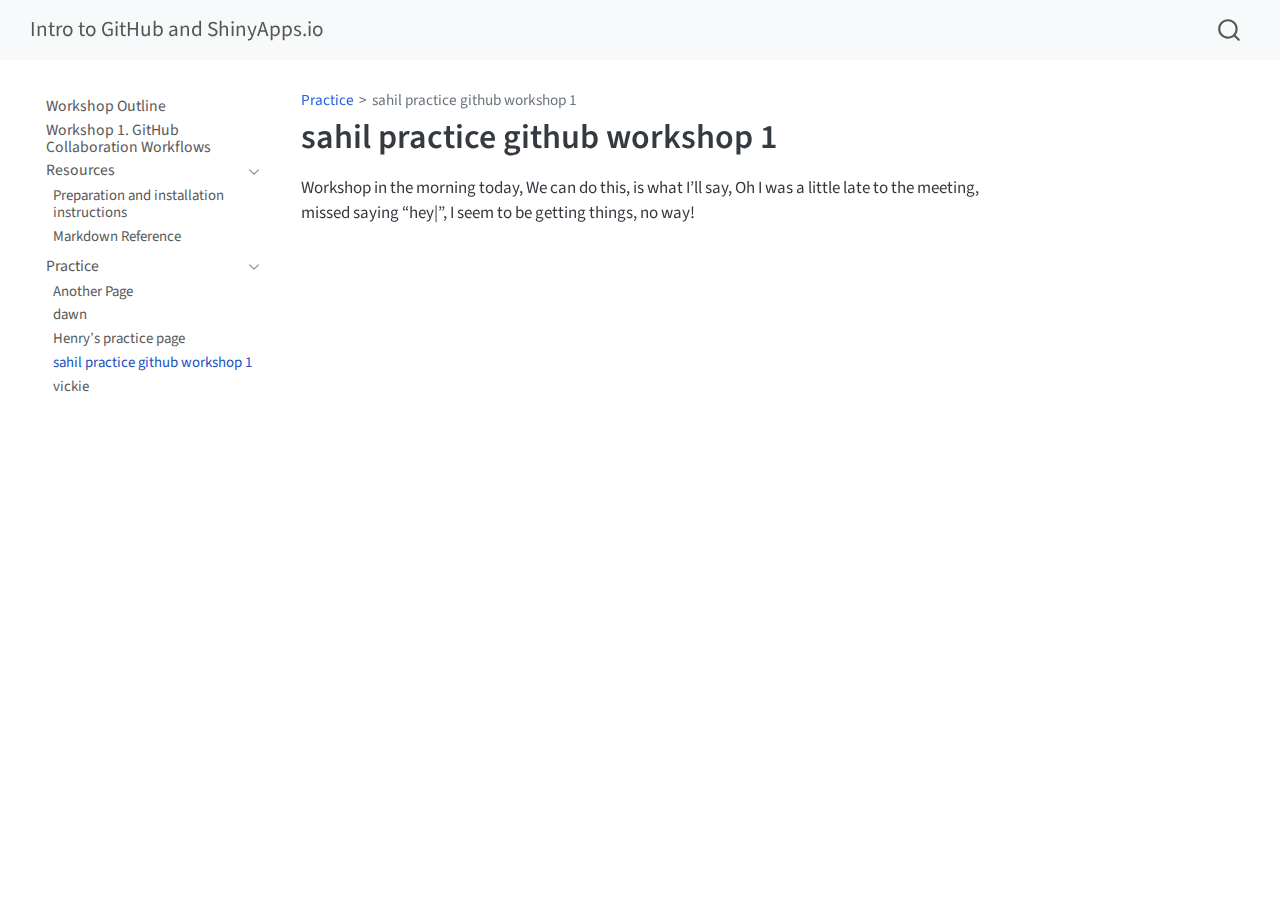
<file: practice/sahil.html>
<!DOCTYPE html>
<html xmlns="http://www.w3.org/1999/xhtml" lang="en" xml:lang="en"><head>

<meta charset="utf-8">
<meta name="generator" content="quarto-1.6.40">

<meta name="viewport" content="width=device-width, initial-scale=1.0, user-scalable=yes">


<title>sahil practice github workshop 1 – Intro to GitHub and ShinyApps.io</title>
<style>
code{white-space: pre-wrap;}
span.smallcaps{font-variant: small-caps;}
div.columns{display: flex; gap: min(4vw, 1.5em);}
div.column{flex: auto; overflow-x: auto;}
div.hanging-indent{margin-left: 1.5em; text-indent: -1.5em;}
ul.task-list{list-style: none;}
ul.task-list li input[type="checkbox"] {
  width: 0.8em;
  margin: 0 0.8em 0.2em -1em; /* quarto-specific, see https://github.com/quarto-dev/quarto-cli/issues/4556 */ 
  vertical-align: middle;
}
</style>


<script src="../site_libs/quarto-nav/quarto-nav.js"></script>
<script src="../site_libs/quarto-nav/headroom.min.js"></script>
<script src="../site_libs/clipboard/clipboard.min.js"></script>
<script src="../site_libs/quarto-search/autocomplete.umd.js"></script>
<script src="../site_libs/quarto-search/fuse.min.js"></script>
<script src="../site_libs/quarto-search/quarto-search.js"></script>
<meta name="quarto:offset" content="../">
<script src="../site_libs/quarto-html/quarto.js"></script>
<script src="../site_libs/quarto-html/popper.min.js"></script>
<script src="../site_libs/quarto-html/tippy.umd.min.js"></script>
<script src="../site_libs/quarto-html/anchor.min.js"></script>
<link href="../site_libs/quarto-html/tippy.css" rel="stylesheet">
<link href="../site_libs/quarto-html/quarto-syntax-highlighting-549806ee2085284f45b00abea8c6df48.css" rel="stylesheet" id="quarto-text-highlighting-styles">
<script src="../site_libs/bootstrap/bootstrap.min.js"></script>
<link href="../site_libs/bootstrap/bootstrap-icons.css" rel="stylesheet">
<link href="../site_libs/bootstrap/bootstrap-5027bf1c1f92ac6615724d89c8213d6a.min.css" rel="stylesheet" append-hash="true" id="quarto-bootstrap" data-mode="light">
<script id="quarto-search-options" type="application/json">{
  "location": "navbar",
  "copy-button": false,
  "collapse-after": 3,
  "panel-placement": "end",
  "type": "overlay",
  "limit": 50,
  "keyboard-shortcut": [
    "f",
    "/",
    "s"
  ],
  "show-item-context": false,
  "language": {
    "search-no-results-text": "No results",
    "search-matching-documents-text": "matching documents",
    "search-copy-link-title": "Copy link to search",
    "search-hide-matches-text": "Hide additional matches",
    "search-more-match-text": "more match in this document",
    "search-more-matches-text": "more matches in this document",
    "search-clear-button-title": "Clear",
    "search-text-placeholder": "",
    "search-detached-cancel-button-title": "Cancel",
    "search-submit-button-title": "Submit",
    "search-label": "Search"
  }
}</script>


<link rel="stylesheet" href="../styles.css">
</head>

<body class="nav-sidebar floating nav-fixed">

<div id="quarto-search-results"></div>
  <header id="quarto-header" class="headroom fixed-top">
    <nav class="navbar navbar-expand-lg " data-bs-theme="dark">
      <div class="navbar-container container-fluid">
      <div class="navbar-brand-container mx-auto">
    <a class="navbar-brand" href="../index.html">
    <span class="navbar-title">Intro to GitHub and ShinyApps.io</span>
    </a>
  </div>
        <div class="quarto-navbar-tools tools-end">
</div>
          <div id="quarto-search" class="" title="Search"></div>
      </div> <!-- /container-fluid -->
    </nav>
  <nav class="quarto-secondary-nav">
    <div class="container-fluid d-flex">
      <button type="button" class="quarto-btn-toggle btn" data-bs-toggle="collapse" role="button" data-bs-target=".quarto-sidebar-collapse-item" aria-controls="quarto-sidebar" aria-expanded="false" aria-label="Toggle sidebar navigation" onclick="if (window.quartoToggleHeadroom) { window.quartoToggleHeadroom(); }">
        <i class="bi bi-layout-text-sidebar-reverse"></i>
      </button>
        <nav class="quarto-page-breadcrumbs" aria-label="breadcrumb"><ol class="breadcrumb"><li class="breadcrumb-item"><a href="../practice/index.html">Practice</a></li><li class="breadcrumb-item"><a href="../practice/sahil.html">sahil practice github workshop 1</a></li></ol></nav>
        <a class="flex-grow-1" role="navigation" data-bs-toggle="collapse" data-bs-target=".quarto-sidebar-collapse-item" aria-controls="quarto-sidebar" aria-expanded="false" aria-label="Toggle sidebar navigation" onclick="if (window.quartoToggleHeadroom) { window.quartoToggleHeadroom(); }">      
        </a>
    </div>
  </nav>
</header>
<!-- content -->
<div id="quarto-content" class="quarto-container page-columns page-rows-contents page-layout-article page-navbar">
<!-- sidebar -->
  <nav id="quarto-sidebar" class="sidebar collapse collapse-horizontal quarto-sidebar-collapse-item sidebar-navigation floating overflow-auto">
    <div class="sidebar-menu-container"> 
    <ul class="list-unstyled mt-1">
        <li class="sidebar-item">
  <div class="sidebar-item-container"> 
  <a href="../index.html" class="sidebar-item-text sidebar-link">
 <span class="menu-text">Workshop Outline</span></a>
  </div>
</li>
        <li class="sidebar-item">
  <div class="sidebar-item-container"> 
  <a href="../01-github-collaboration-workflows.html" class="sidebar-item-text sidebar-link">
 <span class="menu-text">Workshop 1. GitHub Collaboration Workflows</span></a>
  </div>
</li>
        <li class="sidebar-item sidebar-item-section">
      <div class="sidebar-item-container"> 
            <a class="sidebar-item-text sidebar-link text-start" data-bs-toggle="collapse" data-bs-target="#quarto-sidebar-section-1" role="navigation" aria-expanded="true">
 <span class="menu-text">Resources</span></a>
          <a class="sidebar-item-toggle text-start" data-bs-toggle="collapse" data-bs-target="#quarto-sidebar-section-1" role="navigation" aria-expanded="true" aria-label="Toggle section">
            <i class="bi bi-chevron-right ms-2"></i>
          </a> 
      </div>
      <ul id="quarto-sidebar-section-1" class="collapse list-unstyled sidebar-section depth1 show">  
          <li class="sidebar-item">
  <div class="sidebar-item-container"> 
  <a href="../preparation/" class="sidebar-item-text sidebar-link">
 <span class="menu-text">Preparation and installation instructions</span></a>
  </div>
</li>
          <li class="sidebar-item">
  <div class="sidebar-item-container"> 
  <a href="../preparation/markdown-reference.html" class="sidebar-item-text sidebar-link">
 <span class="menu-text">Markdown Reference</span></a>
  </div>
</li>
      </ul>
  </li>
        <li class="sidebar-item sidebar-item-section">
      <div class="sidebar-item-container"> 
            <a href="../practice/index.html" class="sidebar-item-text sidebar-link">
 <span class="menu-text">Practice</span></a>
          <a class="sidebar-item-toggle text-start" data-bs-toggle="collapse" data-bs-target="#quarto-sidebar-section-2" role="navigation" aria-expanded="true" aria-label="Toggle section">
            <i class="bi bi-chevron-right ms-2"></i>
          </a> 
      </div>
      <ul id="quarto-sidebar-section-2" class="collapse list-unstyled sidebar-section depth1 show">  
          <li class="sidebar-item">
  <div class="sidebar-item-container"> 
  <a href="../practice/another.html" class="sidebar-item-text sidebar-link">
 <span class="menu-text">Another Page</span></a>
  </div>
</li>
          <li class="sidebar-item">
  <div class="sidebar-item-container"> 
  <a href="../practice/dawn.html" class="sidebar-item-text sidebar-link">
 <span class="menu-text">dawn</span></a>
  </div>
</li>
          <li class="sidebar-item">
  <div class="sidebar-item-container"> 
  <a href="../practice/henry.html" class="sidebar-item-text sidebar-link">
 <span class="menu-text">Henry’s practice page</span></a>
  </div>
</li>
          <li class="sidebar-item">
  <div class="sidebar-item-container"> 
  <a href="../practice/sahil.html" class="sidebar-item-text sidebar-link active">
 <span class="menu-text">sahil practice github workshop 1</span></a>
  </div>
</li>
          <li class="sidebar-item">
  <div class="sidebar-item-container"> 
  <a href="../practice/vickie.html" class="sidebar-item-text sidebar-link">
 <span class="menu-text">vickie</span></a>
  </div>
</li>
      </ul>
  </li>
    </ul>
    </div>
</nav>
<div id="quarto-sidebar-glass" class="quarto-sidebar-collapse-item" data-bs-toggle="collapse" data-bs-target=".quarto-sidebar-collapse-item"></div>
<!-- margin-sidebar -->
    <div id="quarto-margin-sidebar" class="sidebar margin-sidebar zindex-bottom">
        
    </div>
<!-- main -->
<main class="content" id="quarto-document-content">

<header id="title-block-header" class="quarto-title-block default"><nav class="quarto-page-breadcrumbs quarto-title-breadcrumbs d-none d-lg-block" aria-label="breadcrumb"><ol class="breadcrumb"><li class="breadcrumb-item"><a href="../practice/index.html">Practice</a></li><li class="breadcrumb-item"><a href="../practice/sahil.html">sahil practice github workshop 1</a></li></ol></nav>
<div class="quarto-title">
<h1 class="title">sahil practice github workshop 1</h1>
</div>



<div class="quarto-title-meta">

    
  
    
  </div>
  


</header>


<p>Workshop in the morning today, We can do this, is what I’ll say, Oh I was a little late to the meeting, missed saying “hey|”, I seem to be getting things, no way!</p>



</main> <!-- /main -->
<script id="quarto-html-after-body" type="application/javascript">
window.document.addEventListener("DOMContentLoaded", function (event) {
  const toggleBodyColorMode = (bsSheetEl) => {
    const mode = bsSheetEl.getAttribute("data-mode");
    const bodyEl = window.document.querySelector("body");
    if (mode === "dark") {
      bodyEl.classList.add("quarto-dark");
      bodyEl.classList.remove("quarto-light");
    } else {
      bodyEl.classList.add("quarto-light");
      bodyEl.classList.remove("quarto-dark");
    }
  }
  const toggleBodyColorPrimary = () => {
    const bsSheetEl = window.document.querySelector("link#quarto-bootstrap");
    if (bsSheetEl) {
      toggleBodyColorMode(bsSheetEl);
    }
  }
  toggleBodyColorPrimary();  
  const icon = "";
  const anchorJS = new window.AnchorJS();
  anchorJS.options = {
    placement: 'right',
    icon: icon
  };
  anchorJS.add('.anchored');
  const isCodeAnnotation = (el) => {
    for (const clz of el.classList) {
      if (clz.startsWith('code-annotation-')) {                     
        return true;
      }
    }
    return false;
  }
  const onCopySuccess = function(e) {
    // button target
    const button = e.trigger;
    // don't keep focus
    button.blur();
    // flash "checked"
    button.classList.add('code-copy-button-checked');
    var currentTitle = button.getAttribute("title");
    button.setAttribute("title", "Copied!");
    let tooltip;
    if (window.bootstrap) {
      button.setAttribute("data-bs-toggle", "tooltip");
      button.setAttribute("data-bs-placement", "left");
      button.setAttribute("data-bs-title", "Copied!");
      tooltip = new bootstrap.Tooltip(button, 
        { trigger: "manual", 
          customClass: "code-copy-button-tooltip",
          offset: [0, -8]});
      tooltip.show();    
    }
    setTimeout(function() {
      if (tooltip) {
        tooltip.hide();
        button.removeAttribute("data-bs-title");
        button.removeAttribute("data-bs-toggle");
        button.removeAttribute("data-bs-placement");
      }
      button.setAttribute("title", currentTitle);
      button.classList.remove('code-copy-button-checked');
    }, 1000);
    // clear code selection
    e.clearSelection();
  }
  const getTextToCopy = function(trigger) {
      const codeEl = trigger.previousElementSibling.cloneNode(true);
      for (const childEl of codeEl.children) {
        if (isCodeAnnotation(childEl)) {
          childEl.remove();
        }
      }
      return codeEl.innerText;
  }
  const clipboard = new window.ClipboardJS('.code-copy-button:not([data-in-quarto-modal])', {
    text: getTextToCopy
  });
  clipboard.on('success', onCopySuccess);
  if (window.document.getElementById('quarto-embedded-source-code-modal')) {
    const clipboardModal = new window.ClipboardJS('.code-copy-button[data-in-quarto-modal]', {
      text: getTextToCopy,
      container: window.document.getElementById('quarto-embedded-source-code-modal')
    });
    clipboardModal.on('success', onCopySuccess);
  }
    var localhostRegex = new RegExp(/^(?:http|https):\/\/localhost\:?[0-9]*\//);
    var mailtoRegex = new RegExp(/^mailto:/);
      var filterRegex = new RegExp("https:\/\/dawnbcgov\.github\.io\/aq-intro-to-github-shinyapps\/");
    var isInternal = (href) => {
        return filterRegex.test(href) || localhostRegex.test(href) || mailtoRegex.test(href);
    }
    // Inspect non-navigation links and adorn them if external
 	var links = window.document.querySelectorAll('a[href]:not(.nav-link):not(.navbar-brand):not(.toc-action):not(.sidebar-link):not(.sidebar-item-toggle):not(.pagination-link):not(.no-external):not([aria-hidden]):not(.dropdown-item):not(.quarto-navigation-tool):not(.about-link)');
    for (var i=0; i<links.length; i++) {
      const link = links[i];
      if (!isInternal(link.href)) {
        // undo the damage that might have been done by quarto-nav.js in the case of
        // links that we want to consider external
        if (link.dataset.originalHref !== undefined) {
          link.href = link.dataset.originalHref;
        }
      }
    }
  function tippyHover(el, contentFn, onTriggerFn, onUntriggerFn) {
    const config = {
      allowHTML: true,
      maxWidth: 500,
      delay: 100,
      arrow: false,
      appendTo: function(el) {
          return el.parentElement;
      },
      interactive: true,
      interactiveBorder: 10,
      theme: 'quarto',
      placement: 'bottom-start',
    };
    if (contentFn) {
      config.content = contentFn;
    }
    if (onTriggerFn) {
      config.onTrigger = onTriggerFn;
    }
    if (onUntriggerFn) {
      config.onUntrigger = onUntriggerFn;
    }
    window.tippy(el, config); 
  }
  const noterefs = window.document.querySelectorAll('a[role="doc-noteref"]');
  for (var i=0; i<noterefs.length; i++) {
    const ref = noterefs[i];
    tippyHover(ref, function() {
      // use id or data attribute instead here
      let href = ref.getAttribute('data-footnote-href') || ref.getAttribute('href');
      try { href = new URL(href).hash; } catch {}
      const id = href.replace(/^#\/?/, "");
      const note = window.document.getElementById(id);
      if (note) {
        return note.innerHTML;
      } else {
        return "";
      }
    });
  }
  const xrefs = window.document.querySelectorAll('a.quarto-xref');
  const processXRef = (id, note) => {
    // Strip column container classes
    const stripColumnClz = (el) => {
      el.classList.remove("page-full", "page-columns");
      if (el.children) {
        for (const child of el.children) {
          stripColumnClz(child);
        }
      }
    }
    stripColumnClz(note)
    if (id === null || id.startsWith('sec-')) {
      // Special case sections, only their first couple elements
      const container = document.createElement("div");
      if (note.children && note.children.length > 2) {
        container.appendChild(note.children[0].cloneNode(true));
        for (let i = 1; i < note.children.length; i++) {
          const child = note.children[i];
          if (child.tagName === "P" && child.innerText === "") {
            continue;
          } else {
            container.appendChild(child.cloneNode(true));
            break;
          }
        }
        if (window.Quarto?.typesetMath) {
          window.Quarto.typesetMath(container);
        }
        return container.innerHTML
      } else {
        if (window.Quarto?.typesetMath) {
          window.Quarto.typesetMath(note);
        }
        return note.innerHTML;
      }
    } else {
      // Remove any anchor links if they are present
      const anchorLink = note.querySelector('a.anchorjs-link');
      if (anchorLink) {
        anchorLink.remove();
      }
      if (window.Quarto?.typesetMath) {
        window.Quarto.typesetMath(note);
      }
      if (note.classList.contains("callout")) {
        return note.outerHTML;
      } else {
        return note.innerHTML;
      }
    }
  }
  for (var i=0; i<xrefs.length; i++) {
    const xref = xrefs[i];
    tippyHover(xref, undefined, function(instance) {
      instance.disable();
      let url = xref.getAttribute('href');
      let hash = undefined; 
      if (url.startsWith('#')) {
        hash = url;
      } else {
        try { hash = new URL(url).hash; } catch {}
      }
      if (hash) {
        const id = hash.replace(/^#\/?/, "");
        const note = window.document.getElementById(id);
        if (note !== null) {
          try {
            const html = processXRef(id, note.cloneNode(true));
            instance.setContent(html);
          } finally {
            instance.enable();
            instance.show();
          }
        } else {
          // See if we can fetch this
          fetch(url.split('#')[0])
          .then(res => res.text())
          .then(html => {
            const parser = new DOMParser();
            const htmlDoc = parser.parseFromString(html, "text/html");
            const note = htmlDoc.getElementById(id);
            if (note !== null) {
              const html = processXRef(id, note);
              instance.setContent(html);
            } 
          }).finally(() => {
            instance.enable();
            instance.show();
          });
        }
      } else {
        // See if we can fetch a full url (with no hash to target)
        // This is a special case and we should probably do some content thinning / targeting
        fetch(url)
        .then(res => res.text())
        .then(html => {
          const parser = new DOMParser();
          const htmlDoc = parser.parseFromString(html, "text/html");
          const note = htmlDoc.querySelector('main.content');
          if (note !== null) {
            // This should only happen for chapter cross references
            // (since there is no id in the URL)
            // remove the first header
            if (note.children.length > 0 && note.children[0].tagName === "HEADER") {
              note.children[0].remove();
            }
            const html = processXRef(null, note);
            instance.setContent(html);
          } 
        }).finally(() => {
          instance.enable();
          instance.show();
        });
      }
    }, function(instance) {
    });
  }
      let selectedAnnoteEl;
      const selectorForAnnotation = ( cell, annotation) => {
        let cellAttr = 'data-code-cell="' + cell + '"';
        let lineAttr = 'data-code-annotation="' +  annotation + '"';
        const selector = 'span[' + cellAttr + '][' + lineAttr + ']';
        return selector;
      }
      const selectCodeLines = (annoteEl) => {
        const doc = window.document;
        const targetCell = annoteEl.getAttribute("data-target-cell");
        const targetAnnotation = annoteEl.getAttribute("data-target-annotation");
        const annoteSpan = window.document.querySelector(selectorForAnnotation(targetCell, targetAnnotation));
        const lines = annoteSpan.getAttribute("data-code-lines").split(",");
        const lineIds = lines.map((line) => {
          return targetCell + "-" + line;
        })
        let top = null;
        let height = null;
        let parent = null;
        if (lineIds.length > 0) {
            //compute the position of the single el (top and bottom and make a div)
            const el = window.document.getElementById(lineIds[0]);
            top = el.offsetTop;
            height = el.offsetHeight;
            parent = el.parentElement.parentElement;
          if (lineIds.length > 1) {
            const lastEl = window.document.getElementById(lineIds[lineIds.length - 1]);
            const bottom = lastEl.offsetTop + lastEl.offsetHeight;
            height = bottom - top;
          }
          if (top !== null && height !== null && parent !== null) {
            // cook up a div (if necessary) and position it 
            let div = window.document.getElementById("code-annotation-line-highlight");
            if (div === null) {
              div = window.document.createElement("div");
              div.setAttribute("id", "code-annotation-line-highlight");
              div.style.position = 'absolute';
              parent.appendChild(div);
            }
            div.style.top = top - 2 + "px";
            div.style.height = height + 4 + "px";
            div.style.left = 0;
            let gutterDiv = window.document.getElementById("code-annotation-line-highlight-gutter");
            if (gutterDiv === null) {
              gutterDiv = window.document.createElement("div");
              gutterDiv.setAttribute("id", "code-annotation-line-highlight-gutter");
              gutterDiv.style.position = 'absolute';
              const codeCell = window.document.getElementById(targetCell);
              const gutter = codeCell.querySelector('.code-annotation-gutter');
              gutter.appendChild(gutterDiv);
            }
            gutterDiv.style.top = top - 2 + "px";
            gutterDiv.style.height = height + 4 + "px";
          }
          selectedAnnoteEl = annoteEl;
        }
      };
      const unselectCodeLines = () => {
        const elementsIds = ["code-annotation-line-highlight", "code-annotation-line-highlight-gutter"];
        elementsIds.forEach((elId) => {
          const div = window.document.getElementById(elId);
          if (div) {
            div.remove();
          }
        });
        selectedAnnoteEl = undefined;
      };
        // Handle positioning of the toggle
    window.addEventListener(
      "resize",
      throttle(() => {
        elRect = undefined;
        if (selectedAnnoteEl) {
          selectCodeLines(selectedAnnoteEl);
        }
      }, 10)
    );
    function throttle(fn, ms) {
    let throttle = false;
    let timer;
      return (...args) => {
        if(!throttle) { // first call gets through
            fn.apply(this, args);
            throttle = true;
        } else { // all the others get throttled
            if(timer) clearTimeout(timer); // cancel #2
            timer = setTimeout(() => {
              fn.apply(this, args);
              timer = throttle = false;
            }, ms);
        }
      };
    }
      // Attach click handler to the DT
      const annoteDls = window.document.querySelectorAll('dt[data-target-cell]');
      for (const annoteDlNode of annoteDls) {
        annoteDlNode.addEventListener('click', (event) => {
          const clickedEl = event.target;
          if (clickedEl !== selectedAnnoteEl) {
            unselectCodeLines();
            const activeEl = window.document.querySelector('dt[data-target-cell].code-annotation-active');
            if (activeEl) {
              activeEl.classList.remove('code-annotation-active');
            }
            selectCodeLines(clickedEl);
            clickedEl.classList.add('code-annotation-active');
          } else {
            // Unselect the line
            unselectCodeLines();
            clickedEl.classList.remove('code-annotation-active');
          }
        });
      }
  const findCites = (el) => {
    const parentEl = el.parentElement;
    if (parentEl) {
      const cites = parentEl.dataset.cites;
      if (cites) {
        return {
          el,
          cites: cites.split(' ')
        };
      } else {
        return findCites(el.parentElement)
      }
    } else {
      return undefined;
    }
  };
  var bibliorefs = window.document.querySelectorAll('a[role="doc-biblioref"]');
  for (var i=0; i<bibliorefs.length; i++) {
    const ref = bibliorefs[i];
    const citeInfo = findCites(ref);
    if (citeInfo) {
      tippyHover(citeInfo.el, function() {
        var popup = window.document.createElement('div');
        citeInfo.cites.forEach(function(cite) {
          var citeDiv = window.document.createElement('div');
          citeDiv.classList.add('hanging-indent');
          citeDiv.classList.add('csl-entry');
          var biblioDiv = window.document.getElementById('ref-' + cite);
          if (biblioDiv) {
            citeDiv.innerHTML = biblioDiv.innerHTML;
          }
          popup.appendChild(citeDiv);
        });
        return popup.innerHTML;
      });
    }
  }
});
</script>
</div> <!-- /content -->




</body></html>
</file>
<file: site_libs/quarto-html/tippy.css>
.tippy-box[data-animation=fade][data-state=hidden]{opacity:0}[data-tippy-root]{max-width:calc(100vw - 10px)}.tippy-box{position:relative;background-color:#333;color:#fff;border-radius:4px;font-size:14px;line-height:1.4;white-space:normal;outline:0;transition-property:transform,visibility,opacity}.tippy-box[data-placement^=top]>.tippy-arrow{bottom:0}.tippy-box[data-placement^=top]>.tippy-arrow:before{bottom:-7px;left:0;border-width:8px 8px 0;border-top-color:initial;transform-origin:center top}.tippy-box[data-placement^=bottom]>.tippy-arrow{top:0}.tippy-box[data-placement^=bottom]>.tippy-arrow:before{top:-7px;left:0;border-width:0 8px 8px;border-bottom-color:initial;transform-origin:center bottom}.tippy-box[data-placement^=left]>.tippy-arrow{right:0}.tippy-box[data-placement^=left]>.tippy-arrow:before{border-width:8px 0 8px 8px;border-left-color:initial;right:-7px;transform-origin:center left}.tippy-box[data-placement^=right]>.tippy-arrow{left:0}.tippy-box[data-placement^=right]>.tippy-arrow:before{left:-7px;border-width:8px 8px 8px 0;border-right-color:initial;transform-origin:center right}.tippy-box[data-inertia][data-state=visible]{transition-timing-function:cubic-bezier(.54,1.5,.38,1.11)}.tippy-arrow{width:16px;height:16px;color:#333}.tippy-arrow:before{content:"";position:absolute;border-color:transparent;border-style:solid}.tippy-content{position:relative;padding:5px 9px;z-index:1}
</file>
<file: site_libs/quarto-html/quarto-syntax-highlighting-549806ee2085284f45b00abea8c6df48.css>
/* quarto syntax highlight colors */
:root {
  --quarto-hl-ot-color: #003B4F;
  --quarto-hl-at-color: #657422;
  --quarto-hl-ss-color: #20794D;
  --quarto-hl-an-color: #5E5E5E;
  --quarto-hl-fu-color: #4758AB;
  --quarto-hl-st-color: #20794D;
  --quarto-hl-cf-color: #003B4F;
  --quarto-hl-op-color: #5E5E5E;
  --quarto-hl-er-color: #AD0000;
  --quarto-hl-bn-color: #AD0000;
  --quarto-hl-al-color: #AD0000;
  --quarto-hl-va-color: #111111;
  --quarto-hl-bu-color: inherit;
  --quarto-hl-ex-color: inherit;
  --quarto-hl-pp-color: #AD0000;
  --quarto-hl-in-color: #5E5E5E;
  --quarto-hl-vs-color: #20794D;
  --quarto-hl-wa-color: #5E5E5E;
  --quarto-hl-do-color: #5E5E5E;
  --quarto-hl-im-color: #00769E;
  --quarto-hl-ch-color: #20794D;
  --quarto-hl-dt-color: #AD0000;
  --quarto-hl-fl-color: #AD0000;
  --quarto-hl-co-color: #5E5E5E;
  --quarto-hl-cv-color: #5E5E5E;
  --quarto-hl-cn-color: #8f5902;
  --quarto-hl-sc-color: #5E5E5E;
  --quarto-hl-dv-color: #AD0000;
  --quarto-hl-kw-color: #003B4F;
}

/* other quarto variables */
:root {
  --quarto-font-monospace: SFMono-Regular, Menlo, Monaco, Consolas, "Liberation Mono", "Courier New", monospace;
}

pre > code.sourceCode > span {
  color: #003B4F;
}

code span {
  color: #003B4F;
}

code.sourceCode > span {
  color: #003B4F;
}

div.sourceCode,
div.sourceCode pre.sourceCode {
  color: #003B4F;
}

code span.ot {
  color: #003B4F;
  font-style: inherit;
}

code span.at {
  color: #657422;
  font-style: inherit;
}

code span.ss {
  color: #20794D;
  font-style: inherit;
}

code span.an {
  color: #5E5E5E;
  font-style: inherit;
}

code span.fu {
  color: #4758AB;
  font-style: inherit;
}

code span.st {
  color: #20794D;
  font-style: inherit;
}

code span.cf {
  color: #003B4F;
  font-weight: bold;
  font-style: inherit;
}

code span.op {
  color: #5E5E5E;
  font-style: inherit;
}

code span.er {
  color: #AD0000;
  font-style: inherit;
}

code span.bn {
  color: #AD0000;
  font-style: inherit;
}

code span.al {
  color: #AD0000;
  font-style: inherit;
}

code span.va {
  color: #111111;
  font-style: inherit;
}

code span.bu {
  font-style: inherit;
}

code span.ex {
  font-style: inherit;
}

code span.pp {
  color: #AD0000;
  font-style: inherit;
}

code span.in {
  color: #5E5E5E;
  font-style: inherit;
}

code span.vs {
  color: #20794D;
  font-style: inherit;
}

code span.wa {
  color: #5E5E5E;
  font-style: italic;
}

code span.do {
  color: #5E5E5E;
  font-style: italic;
}

code span.im {
  color: #00769E;
  font-style: inherit;
}

code span.ch {
  color: #20794D;
  font-style: inherit;
}

code span.dt {
  color: #AD0000;
  font-style: inherit;
}

code span.fl {
  color: #AD0000;
  font-style: inherit;
}

code span.co {
  color: #5E5E5E;
  font-style: inherit;
}

code span.cv {
  color: #5E5E5E;
  font-style: italic;
}

code span.cn {
  color: #8f5902;
  font-style: inherit;
}

code span.sc {
  color: #5E5E5E;
  font-style: inherit;
}

code span.dv {
  color: #AD0000;
  font-style: inherit;
}

code span.kw {
  color: #003B4F;
  font-weight: bold;
  font-style: inherit;
}

.prevent-inlining {
  content: "</";
}

/*# sourceMappingURL=ae99138f4fbc2fb4c9f5e5cd69c22459.css.map */
</file>
<file: styles.css>
/* css styles */
</file>
